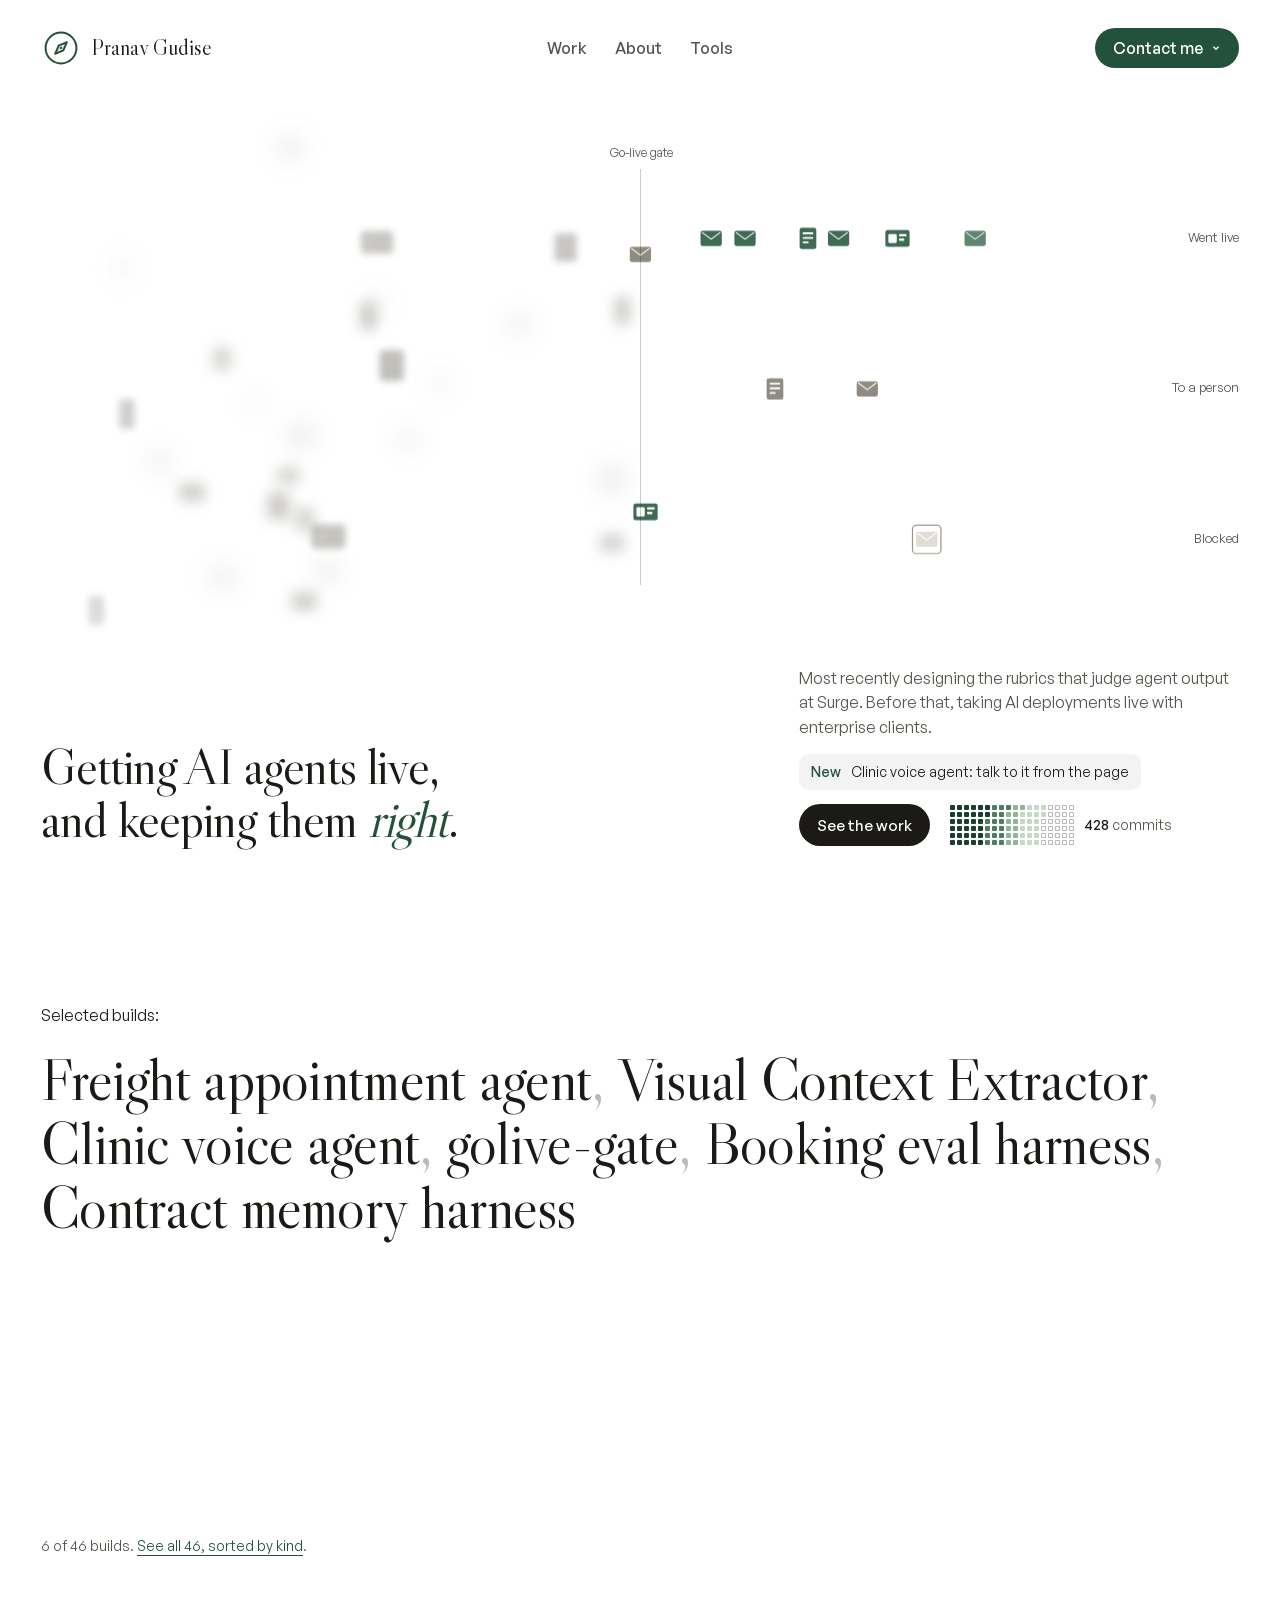
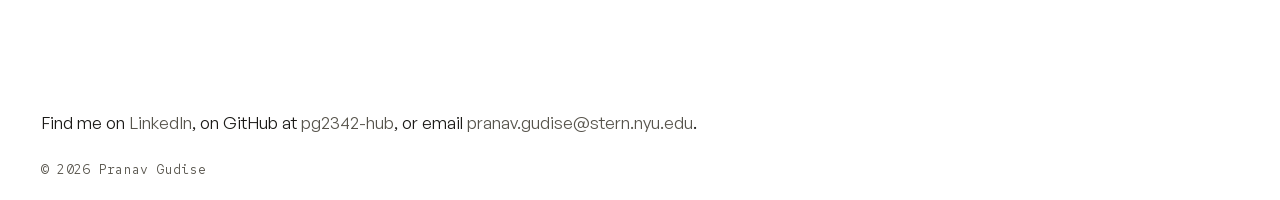
<file: index.html>
<!doctype html>
<html lang="en" class="home">
<head>
<meta charset="utf-8">
<meta name="viewport" content="width=device-width, initial-scale=1, viewport-fit=cover">
<title>Pranav Gudise: evals and go-live checks for AI agents</title>
<meta name="description" content="Small working builds for taking AI agents live with customers, most with a demo page that needs no install.">
<meta property="og:type" content="website">
<meta property="og:title" content="Pranav Gudise: evals and go-live checks for AI agents">
<meta property="og:description" content="Small working builds for taking AI agents live with customers.">
<meta property="og:image" content="https://pranavgudise.dev/share.jpg">
<meta property="og:url" content="https://pranavgudise.dev/">
<link rel="canonical" href="https://pranavgudise.dev/">
<meta name="twitter:card" content="summary_large_image">
<link rel="icon" href="favicon.svg" type="image/svg+xml">
<meta name="theme-color" content="#ffffff">
<!-- fonts -->
<link rel="preload" href="fonts/libre-caslon-display-400-latin.woff2" as="font" type="font/woff2" crossorigin>
<link rel="stylesheet" href="fonts/fonts.css">
<style>
/* General Sans, ITF Free Font License (fontshare.com): official files, unmodified, self-hosted */
@font-face { font-family: "General Sans"; src: url("fonts/general-sans-400.woff2") format("woff2"); font-weight: 400; font-style: normal; font-display: swap; }
@font-face { font-family: "General Sans"; src: url("fonts/general-sans-500.woff2") format("woff2"); font-weight: 500; font-style: normal; font-display: swap; }
@font-face { font-family: "General Sans"; src: url("fonts/general-sans-600.woff2") format("woff2"); font-weight: 600; font-style: normal; font-display: swap; }
</style>
<script>try{if(sessionStorage.getItem("sw")==="1"){document.documentElement.classList.add("sw-arrive");sessionStorage.removeItem("sw")}}catch(e){}</script>
<link rel="stylesheet" href="site.css">
<link rel="stylesheet" href="site2.css">
</head>
<body>
<a class="skip" href="#main">Skip to content</a>
<header class="top">
  <div class="wrap">
    <a class="brand" href="#top"><svg class="mark" viewBox="0 0 24 24" aria-hidden="true"><circle cx="12" cy="12" r="9.25"/><g class="mark__needle"><path class="mark__fill" d="M15.5 8.5 L 13.4 13.4 L 8.5 15.5 L 10.6 10.6 Z"/></g><circle class="mark__pin" cx="12" cy="12" r=".7"/></svg><span class="brand__name">Pranav Gudise</span></a>
    <nav class="nav" aria-label="Pages"><a href="builds/">Work</a><a href="about/">About</a><a href="tools/">Tools</a></nav>
    <div class="top__end">
    <div class="contact" id="contact-menu-wrap"><button class="pill contact__btn" type="button" aria-expanded="false" aria-controls="contact-menu">Contact me <svg viewBox="0 0 12 12" aria-hidden="true"><path d="M3 4.5 6 7.5 9 4.5"/></svg></button><div class="contact__menu" id="contact-menu"><div class="contact__list"><a href="https://www.linkedin.com/in/pranav-gudise/">LinkedIn <span>Message me</span></a><a href="pranav-gudise-cv.pdf">CV <span>PDF</span></a></div></div></div>
    </div>
  </div>
</header>
<main id="main">
  <section class="hx" id="top" aria-labelledby="hero-h">
    <div class="hx__field" aria-hidden="true">
      <canvas class="hx__l" data-depth="0"></canvas><canvas class="hx__l" data-depth="1"></canvas><canvas class="hx__l" data-depth="2"></canvas><canvas class="hx__l hx__focus" data-depth="3"></canvas>
      <div class="hx__tags"></div>
    </div>
    <div class="wrap hx__foot">
      <h1 id="hero-h">Getting AI agents live, and keeping them <em>right</em>.</h1>
      <div class="hx__side">
        <p>Most recently designing the rubrics that judge agent output at Surge. Before that, taking AI deployments live with enterprise clients.</p>
        <div class="hx__new" id="news" aria-live="polite"><span class="hx__new-k">New</span><a class="sw" href="https://pg2342-hub.github.io/clinic-voice-agent/">Clinic voice agent: talk to it from the page</a></div>
        <div class="hx__cta"><a class="pill" href="#work">See the work</a><a class="hx__commits" href="about/#cm-h" aria-label="428 commits; see them on the About page"><span class="wall wall--mini" aria-hidden="true"><i data-k="agents"></i><i data-k="agents"></i><i data-k="agents"></i><i data-k="agents"></i><i data-k="agents"></i><i data-k="agents"></i><i data-k="agents"></i><i data-k="agents"></i><i data-k="agents"></i><i data-k="agents"></i><i data-k="agents"></i><i data-k="agents"></i><i data-k="agents"></i><i data-k="agents"></i><i data-k="agents"></i><i data-k="agents"></i><i data-k="agents"></i><i data-k="agents"></i><i data-k="agents"></i><i data-k="agents"></i><i data-k="agents"></i><i data-k="agents"></i><i data-k="agents"></i><i data-k="agents"></i><i data-k="agents"></i><i data-k="agents"></i><i data-k="agents"></i><i data-k="agents"></i><i data-k="agents"></i><i data-k="agents"></i><i data-k="agents"></i><i data-k="agents"></i><i data-k="evals"></i><i data-k="evals"></i><i data-k="evals"></i><i data-k="evals"></i><i data-k="evals"></i><i data-k="evals"></i><i data-k="evals"></i><i data-k="evals"></i><i data-k="evals"></i><i data-k="evals"></i><i data-k="evals"></i><i data-k="evals"></i><i data-k="evals"></i><i data-k="evals"></i><i data-k="evals"></i><i data-k="evals"></i><i data-k="evals"></i><i data-k="go-live-gates"></i><i data-k="go-live-gates"></i><i data-k="go-live-gates"></i><i data-k="go-live-gates"></i><i data-k="go-live-gates"></i><i data-k="go-live-gates"></i><i data-k="go-live-gates"></i><i data-k="go-live-gates"></i><i data-k="go-live-gates"></i><i data-k="go-live-gates"></i><i data-k="go-live-gates"></i><i data-k="go-live-gates"></i><i data-k="rollout-readiness"></i><i data-k="rollout-readiness"></i><i data-k="rollout-readiness"></i><i data-k="rollout-readiness"></i><i data-k="rollout-readiness"></i><i data-k="rollout-readiness"></i><i data-k="rollout-readiness"></i><i data-k="rollout-readiness"></i><i data-k="rollout-readiness"></i><i data-k="rollout-readiness"></i><i data-k="rollout-readiness"></i><i data-k="rollout-readiness"></i><i data-k="rollout-readiness"></i><i data-k="rollout-readiness"></i><i data-k="rollout-readiness"></i><i data-k="rollout-readiness"></i><i data-k="rollout-readiness"></i><i data-k="rollout-readiness"></i><i data-k="rollout-readiness"></i><i data-k="other"></i><i data-k="other"></i><i data-k="other"></i><i data-k="other"></i><i data-k="other"></i><i data-k="other"></i><i data-k="other"></i><i data-k="other"></i><i data-k="other"></i><i data-k="other"></i><i data-k="other"></i><i data-k="other"></i><i data-k="other"></i><i data-k="other"></i><i data-k="other"></i><i data-k="other"></i><i data-k="other"></i><i data-k="other"></i><i data-k="other"></i><i data-k="other"></i><i data-k="other"></i><i data-k="other"></i><i data-k="other"></i><i data-k="other"></i><i data-k="other"></i><i data-k="other"></i><i data-k="other"></i><i data-k="other"></i></span><span><b data-commits="total">428</b> commits</span></a></div>
      </div>
    </div>
  </section>

  <section class="panel idx idx--home" id="work" aria-labelledby="idx-h" data-all="builds/" data-reveal="hover">
    <div class="wrap panel__in">
      <h2 class="idx__lbl" id="idx-h">Selected builds:</h2>
      <ul class="idx__names"></ul>
      <a class="card" href="#" aria-hidden="true" tabindex="-1">
        <span class="card__body">
          <span class="card__row"><b></b><span class="card__kind"></span></span>
          <span class="card__res"></span>
          <span class="card__desc"></span>
        </span>
        <span class="card__shot"></span>
      </a>
      <p class="idx__more"></p>
      <div class="panel__foot">
        <p class="findme">Find me on <a href="https://www.linkedin.com/in/pranav-gudise/">LinkedIn</a>, on GitHub at <a href="https://github.com/pg2342-hub">pg2342-hub</a>, or email <a href="mailto:pranav.gudise@stern.nyu.edu">pranav.gudise@stern.nyu.edu</a>.</p>
        <div class="foot"><span class="foot__c">&copy; 2026 Pranav Gudise</span><a class="fm" id="fm" href="https://www.last.fm/" hidden><span class="fm__art"><svg viewBox="0 0 32 32" aria-hidden="true"><circle cx="16" cy="16" r="15" fill="#1b1a17"/><circle cx="16" cy="16" r="10.5" fill="none" stroke="#3a3833" stroke-width=".8"/><circle cx="16" cy="16" r="7" fill="none" stroke="#3a3833" stroke-width=".8"/><circle cx="16" cy="16" r="4.2" fill="#dce6dc"/><circle cx="16" cy="16" r="1" fill="#1b1a17"/></svg></span><span class="fm__txt"><b></b><span></span></span></a></div>
      </div>
    </div>
  </section>
</main>
<script src="work/index.js"></script>
<script src="site.js" defer></script>
<script src="hero.js" defer></script>
</body>
</html>
</file>
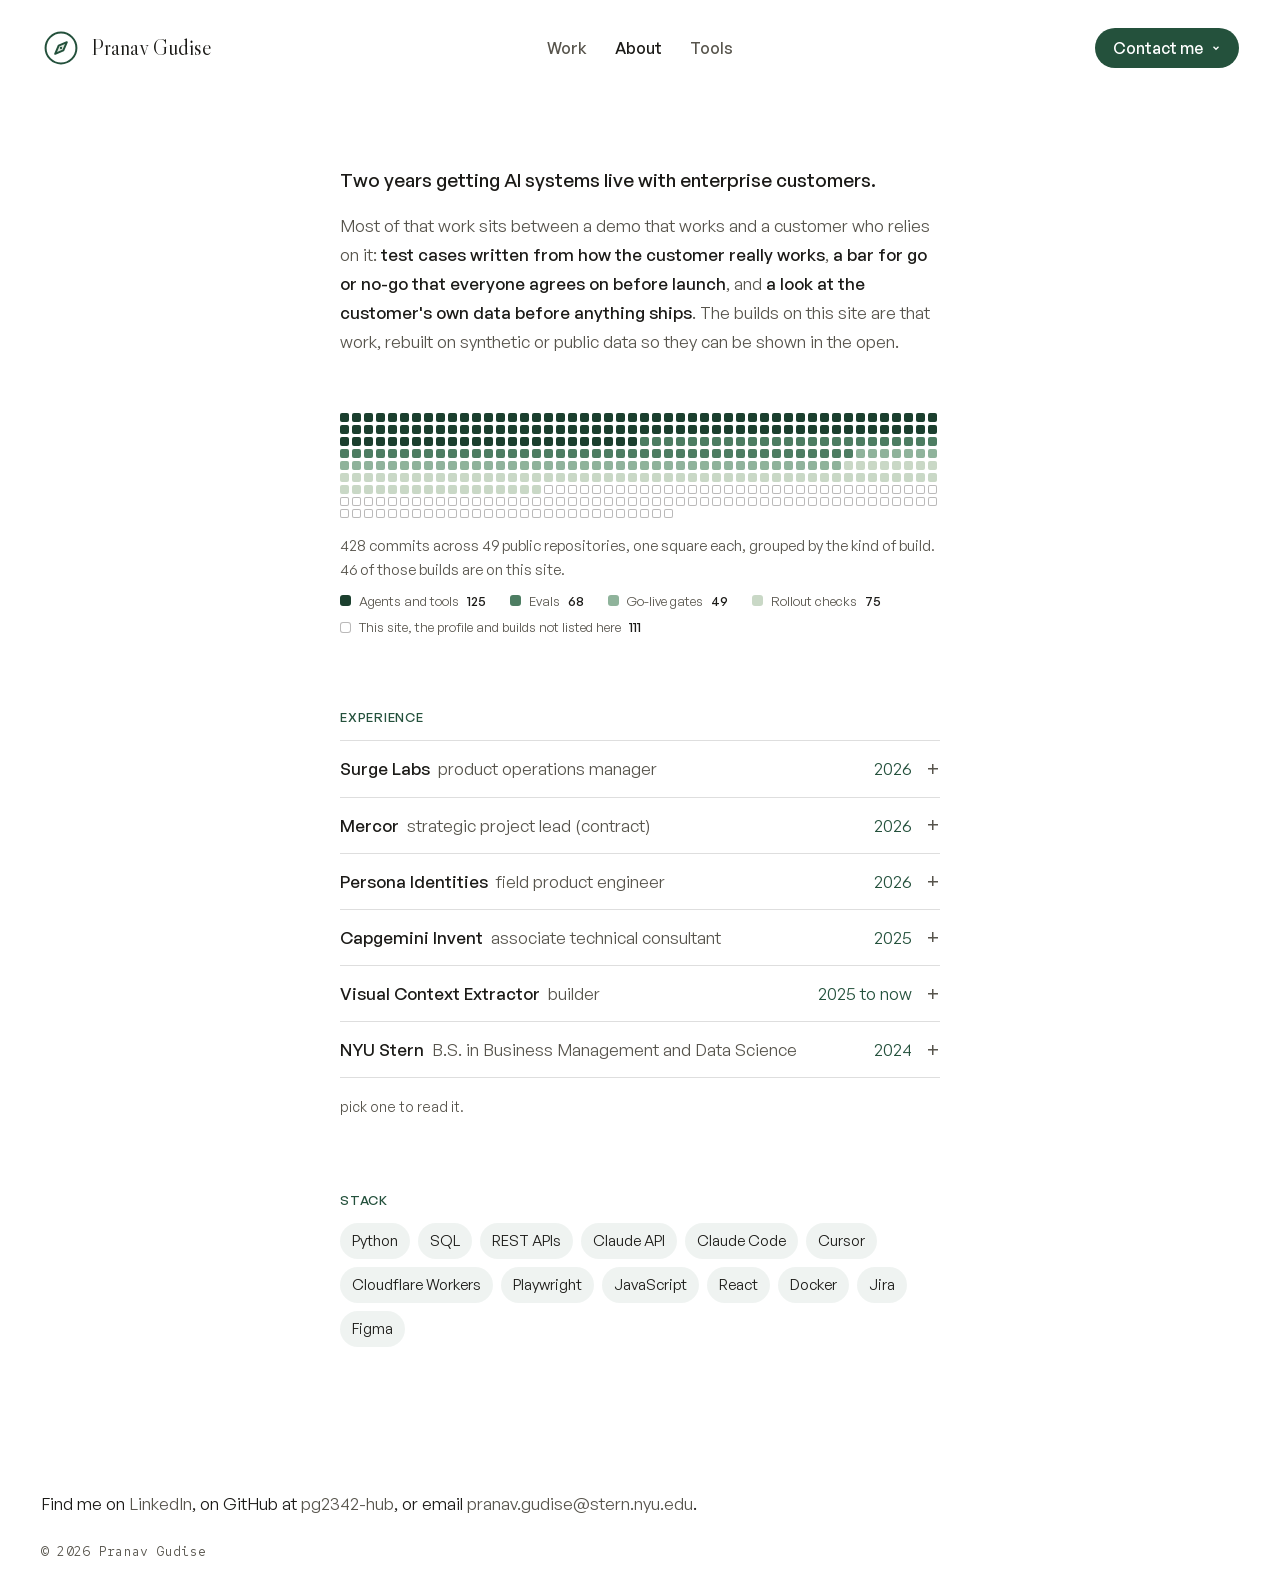
<file: about/index.html>
<!doctype html>
<html lang="en">

<head>
<meta charset="utf-8">
<meta name="viewport" content="width=device-width, initial-scale=1, viewport-fit=cover">
<title>About Pranav Gudise</title>
<meta name="description" content="Pranav Gudise gets AI agents live with enterprise customers: evals, go-live gates and rollout checks.">
<link rel="canonical" href="https://pranavgudise.dev/about/">
<link rel="icon" href="../favicon.svg" type="image/svg+xml">
<meta name="theme-color" content="#ffffff">
<!-- fonts -->
<link rel="preload" href="../fonts/libre-caslon-display-400-latin.woff2" as="font" type="font/woff2" crossorigin>
<link rel="stylesheet" href="../fonts/fonts.css">
<style>
/* General Sans, ITF Free Font License (fontshare.com): official files, unmodified, self-hosted */
@font-face { font-family: "General Sans"; src: url("../fonts/general-sans-400.woff2") format("woff2"); font-weight: 400; font-style: normal; font-display: swap; }
@font-face { font-family: "General Sans"; src: url("../fonts/general-sans-500.woff2") format("woff2"); font-weight: 500; font-style: normal; font-display: swap; }
@font-face { font-family: "General Sans"; src: url("../fonts/general-sans-600.woff2") format("woff2"); font-weight: 600; font-style: normal; font-display: swap; }
</style>
<script>try{if(sessionStorage.getItem("sw")==="1"){document.documentElement.classList.add("sw-arrive");sessionStorage.removeItem("sw")}}catch(e){}</script>
<link rel="stylesheet" href="../site.css">
<link rel="stylesheet" href="../site2.css">

</head>
<body>
<a class="skip" href="#main">Skip to content</a>
<header class="top">
  <div class="wrap">
    <a class="brand" href="../"><svg class="mark" viewBox="0 0 24 24" aria-hidden="true"><circle cx="12" cy="12" r="9.25"/><g class="mark__needle"><path class="mark__fill" d="M15.5 8.5 L 13.4 13.4 L 8.5 15.5 L 10.6 10.6 Z"/></g><circle class="mark__pin" cx="12" cy="12" r=".7"/></svg><span class="brand__name">Pranav Gudise</span></a>
    <nav class="nav" aria-label="Pages"><a href="../builds/">Work</a><a href="../about/" aria-current="page">About</a><a href="../tools/">Tools</a></nav>
    <div class="top__end">
    <div class="contact" id="contact-menu-wrap"><button class="pill contact__btn" type="button" aria-expanded="false" aria-controls="contact-menu">Contact me <svg viewBox="0 0 12 12" aria-hidden="true"><path d="M3 4.5 6 7.5 9 4.5"/></svg></button><div class="contact__menu" id="contact-menu"><div class="contact__list"><a href="https://www.linkedin.com/in/pranav-gudise/">LinkedIn <span>Message me</span></a><a href="../pranav-gudise-cv.pdf">CV <span>PDF</span></a></div></div></div>
    </div>
  </div>
</header>
<main id="main">
  <section class="ab2">
    <div class="ab2__col">
      <h1 class="ab2__h">Two years getting AI systems live with enterprise customers.</h1>
      <p class="ab2__p">Most of that work sits between a demo that works and a customer who relies on it: <b>test cases written from how the customer really works</b>, <b>a bar for go or no-go that everyone agrees on before launch</b>, and <b>a look at the customer's own data before anything ships</b>. <span>The builds on this site are that work, rebuilt on synthetic or public data so they can be shown in the open.</span></p>

      <div class="ab2__wall">
        <div class="wall" role="img" aria-label="428 commits: Agents and tools 125, Evals 68, Go-live gates 49, Rollout checks 75, This site, the profile and builds not listed here 111."><i data-k="agents" title="Visual Context Extractor"></i><i data-k="agents" title="Visual Context Extractor"></i><i data-k="agents" title="Visual Context Extractor"></i><i data-k="agents" title="Visual Context Extractor"></i><i data-k="agents" title="Visual Context Extractor"></i><i data-k="agents" title="Visual Context Extractor"></i><i data-k="agents" title="Visual Context Extractor"></i><i data-k="agents" title="Visual Context Extractor"></i><i data-k="agents" title="Visual Context Extractor"></i><i data-k="agents" title="Visual Context Extractor"></i><i data-k="agents" title="Visual Context Extractor"></i><i data-k="agents" title="Visual Context Extractor"></i><i data-k="agents" title="Visual Context Extractor"></i><i data-k="agents" title="Visual Context Extractor"></i><i data-k="agents" title="Visual Context Extractor"></i><i data-k="agents" title="Visual Context Extractor"></i><i data-k="agents" title="Visual Context Extractor"></i><i data-k="agents" title="Visual Context Extractor"></i><i data-k="agents" title="Visual Context Extractor"></i><i data-k="agents" title="Visual Context Extractor"></i><i data-k="agents" title="Visual Context Extractor"></i><i data-k="agents" title="Visual Context Extractor"></i><i data-k="agents" title="Visual Context Extractor"></i><i data-k="agents" title="Visual Context Extractor"></i><i data-k="agents" title="Visual Context Extractor"></i><i data-k="agents" title="Visual Context Extractor"></i><i data-k="agents" title="Visual Context Extractor"></i><i data-k="agents" title="Visual Context Extractor"></i><i data-k="agents" title="Visual Context Extractor"></i><i data-k="agents" title="Visual Context Extractor"></i><i data-k="agents" title="Visual Context Extractor"></i><i data-k="agents" title="Freight appointment agent"></i><i data-k="agents" title="Freight appointment agent"></i><i data-k="agents" title="Freight appointment agent"></i><i data-k="agents" title="Freight appointment agent"></i><i data-k="agents" title="Freight appointment agent"></i><i data-k="agents" title="Freight appointment agent"></i><i data-k="agents" title="Freight appointment agent"></i><i data-k="agents" title="Freight appointment agent"></i><i data-k="agents" title="Freight appointment agent"></i><i data-k="agents" title="Freight appointment agent"></i><i data-k="agents" title="Freight appointment agent"></i><i data-k="agents" title="Freight appointment agent"></i><i data-k="agents" title="Freight appointment agent"></i><i data-k="agents" title="Freight appointment agent"></i><i data-k="agents" title="Freight appointment agent"></i><i data-k="agents" title="Freight appointment agent"></i><i data-k="agents" title="Freight appointment agent"></i><i data-k="agents" title="Freight appointment agent"></i><i data-k="agents" title="Freight appointment agent"></i><i data-k="agents" title="Clinic voice agent"></i><i data-k="agents" title="Clinic voice agent"></i><i data-k="agents" title="Clinic voice agent"></i><i data-k="agents" title="Clinic voice agent"></i><i data-k="agents" title="Clinic voice agent"></i><i data-k="agents" title="Clinic voice agent"></i><i data-k="agents" title="Clinic voice agent"></i><i data-k="agents" title="Clinic voice agent"></i><i data-k="agents" title="Clinic voice agent"></i><i data-k="agents" title="Clinic voice agent"></i><i data-k="agents" title="Clinic voice agent"></i><i data-k="agents" title="Clinic voice agent"></i><i data-k="agents" title="Clinic voice agent"></i><i data-k="agents" title="Clinic voice agent"></i><i data-k="agents" title="Clinic voice agent"></i><i data-k="agents" title="Clinic voice agent"></i><i data-k="agents" title="Watchlist hit reviewer"></i><i data-k="agents" title="Watchlist hit reviewer"></i><i data-k="agents" title="Watchlist hit reviewer"></i><i data-k="agents" title="Watchlist hit reviewer"></i><i data-k="agents" title="Watchlist hit reviewer"></i><i data-k="agents" title="Watchlist hit reviewer"></i><i data-k="agents" title="Watchlist hit reviewer"></i><i data-k="agents" title="Watchlist hit reviewer"></i><i data-k="agents" title="Watchlist hit reviewer"></i><i data-k="agents" title="Watchlist hit reviewer"></i><i data-k="agents" title="Watchlist hit reviewer"></i><i data-k="agents" title="Watchlist hit reviewer"></i><i data-k="agents" title="Watchlist hit reviewer"></i><i data-k="agents" title="Order intake agent"></i><i data-k="agents" title="Order intake agent"></i><i data-k="agents" title="Order intake agent"></i><i data-k="agents" title="Order intake agent"></i><i data-k="agents" title="Order intake agent"></i><i data-k="agents" title="Order intake agent"></i><i data-k="agents" title="Order intake agent"></i><i data-k="agents" title="Order intake agent"></i><i data-k="agents" title="Order intake agent"></i><i data-k="agents" title="Order intake agent"></i><i data-k="agents" title="Order intake agent"></i><i data-k="agents" title="Order intake agent"></i><i data-k="agents" title="Page change agent"></i><i data-k="agents" title="Page change agent"></i><i data-k="agents" title="Page change agent"></i><i data-k="agents" title="Page change agent"></i><i data-k="agents" title="Page change agent"></i><i data-k="agents" title="Page change agent"></i><i data-k="agents" title="Page change agent"></i><i data-k="agents" title="Page change agent"></i><i data-k="agents" title="Page change agent"></i><i data-k="agents" title="Page change agent"></i><i data-k="agents" title="Page change agent"></i><i data-k="agents" title="Lease issues list"></i><i data-k="agents" title="Lease issues list"></i><i data-k="agents" title="Lease issues list"></i><i data-k="agents" title="Lease issues list"></i><i data-k="agents" title="Lease issues list"></i><i data-k="agents" title="Lease issues list"></i><i data-k="agents" title="Lease issues list"></i><i data-k="agents" title="Lease issues list"></i><i data-k="agents" title="Lease issues list"></i><i data-k="agents" title="Lease issues list"></i><i data-k="agents" title="Lease issues list"></i><i data-k="agents" title="Prompt to quote"></i><i data-k="agents" title="Prompt to quote"></i><i data-k="agents" title="Prompt to quote"></i><i data-k="agents" title="Prompt to quote"></i><i data-k="agents" title="Prompt to quote"></i><i data-k="agents" title="Prompt to quote"></i><i data-k="agents" title="Text reorder agent"></i><i data-k="agents" title="Text reorder agent"></i><i data-k="agents" title="Text reorder agent"></i><i data-k="agents" title="Text reorder agent"></i><i data-k="agents" title="Text reorder agent"></i><i data-k="agents" title="Intake to PO agent"></i><i data-k="evals" title="Complaint signal detector"></i><i data-k="evals" title="Complaint signal detector"></i><i data-k="evals" title="Complaint signal detector"></i><i data-k="evals" title="Complaint signal detector"></i><i data-k="evals" title="Complaint signal detector"></i><i data-k="evals" title="Complaint signal detector"></i><i data-k="evals" title="Complaint signal detector"></i><i data-k="evals" title="Complaint signal detector"></i><i data-k="evals" title="Complaint signal detector"></i><i data-k="evals" title="Complaint signal detector"></i><i data-k="evals" title="Complaint signal detector"></i><i data-k="evals" title="Complaint signal detector"></i><i data-k="evals" title="Complaint signal detector"></i><i data-k="evals" title="Complaint signal detector"></i><i data-k="evals" title="Complaint signal detector"></i><i data-k="evals" title="Notice simulator"></i><i data-k="evals" title="Notice simulator"></i><i data-k="evals" title="Notice simulator"></i><i data-k="evals" title="Notice simulator"></i><i data-k="evals" title="Notice simulator"></i><i data-k="evals" title="Notice simulator"></i><i data-k="evals" title="Notice simulator"></i><i data-k="evals" title="Notice simulator"></i><i data-k="evals" title="Notice simulator"></i><i data-k="evals" title="Attack path readout"></i><i data-k="evals" title="Attack path readout"></i><i data-k="evals" title="Attack path readout"></i><i data-k="evals" title="Attack path readout"></i><i data-k="evals" title="Attack path readout"></i><i data-k="evals" title="Attack path readout"></i><i data-k="evals" title="Attack path readout"></i><i data-k="evals" title="Attack path readout"></i><i data-k="evals" title="Voice agent bake-off"></i><i data-k="evals" title="Voice agent bake-off"></i><i data-k="evals" title="Voice agent bake-off"></i><i data-k="evals" title="Voice agent bake-off"></i><i data-k="evals" title="Voice agent bake-off"></i><i data-k="evals" title="Voice agent bake-off"></i><i data-k="evals" title="Contract memory harness"></i><i data-k="evals" title="Contract memory harness"></i><i data-k="evals" title="Contract memory harness"></i><i data-k="evals" title="Contract memory harness"></i><i data-k="evals" title="Contract memory harness"></i><i data-k="evals" title="Contract memory harness"></i><i data-k="evals" title="Agent cold-start study"></i><i data-k="evals" title="Agent cold-start study"></i><i data-k="evals" title="Agent cold-start study"></i><i data-k="evals" title="Agent cold-start study"></i><i data-k="evals" title="Agent cold-start study"></i><i data-k="evals" title="Ticket routing eval"></i><i data-k="evals" title="Ticket routing eval"></i><i data-k="evals" title="Ticket routing eval"></i><i data-k="evals" title="Ticket routing eval"></i><i data-k="evals" title="Ticket routing eval"></i><i data-k="evals" title="Appointment agent eval"></i><i data-k="evals" title="Appointment agent eval"></i><i data-k="evals" title="Appointment agent eval"></i><i data-k="evals" title="Appointment agent eval"></i><i data-k="evals" title="Appointment agent eval"></i><i data-k="evals" title="Booking eval harness"></i><i data-k="evals" title="Booking eval harness"></i><i data-k="evals" title="Booking eval harness"></i><i data-k="evals" title="Booking eval harness"></i><i data-k="evals" title="Booking eval harness"></i><i data-k="evals" title="Home sale file pre-review"></i><i data-k="evals" title="Home sale file pre-review"></i><i data-k="evals" title="Sales coach moment test"></i><i data-k="evals" title="Sales coach moment test"></i><i data-k="go-live-gates" title="golive-gate"></i><i data-k="go-live-gates" title="golive-gate"></i><i data-k="go-live-gates" title="golive-gate"></i><i data-k="go-live-gates" title="golive-gate"></i><i data-k="go-live-gates" title="golive-gate"></i><i data-k="go-live-gates" title="golive-gate"></i><i data-k="go-live-gates" title="golive-gate"></i><i data-k="go-live-gates" title="golive-gate"></i><i data-k="go-live-gates" title="golive-gate"></i><i data-k="go-live-gates" title="golive-gate"></i><i data-k="go-live-gates" title="golive-gate"></i><i data-k="go-live-gates" title="golive-gate"></i><i data-k="go-live-gates" title="golive-gate"></i><i data-k="go-live-gates" title="golive-gate"></i><i data-k="go-live-gates" title="golive-gate"></i><i data-k="go-live-gates" title="golive-gate"></i><i data-k="go-live-gates" title="Sourced memo gate"></i><i data-k="go-live-gates" title="Sourced memo gate"></i><i data-k="go-live-gates" title="Sourced memo gate"></i><i data-k="go-live-gates" title="Sourced memo gate"></i><i data-k="go-live-gates" title="Sourced memo gate"></i><i data-k="go-live-gates" title="Sourced memo gate"></i><i data-k="go-live-gates" title="Sourced memo gate"></i><i data-k="go-live-gates" title="Sourced memo gate"></i><i data-k="go-live-gates" title="Sourced memo gate"></i><i data-k="go-live-gates" title="Sourced memo gate"></i><i data-k="go-live-gates" title="Sourced memo gate"></i><i data-k="go-live-gates" title="Sourced memo gate"></i><i data-k="go-live-gates" title="Sourced memo gate"></i><i data-k="go-live-gates" title="Sourced memo gate"></i><i data-k="go-live-gates" title="Sourced memo gate"></i><i data-k="go-live-gates" title="Outbound auto-send gate"></i><i data-k="go-live-gates" title="Outbound auto-send gate"></i><i data-k="go-live-gates" title="Outbound auto-send gate"></i><i data-k="go-live-gates" title="Outbound auto-send gate"></i><i data-k="go-live-gates" title="Outbound auto-send gate"></i><i data-k="go-live-gates" title="Outbound auto-send gate"></i><i data-k="go-live-gates" title="Outbound auto-send gate"></i><i data-k="go-live-gates" title="Outbound auto-send gate"></i><i data-k="go-live-gates" title="Outbound auto-send gate"></i><i data-k="go-live-gates" title="Outbound auto-send gate"></i><i data-k="go-live-gates" title="Front desk call gate"></i><i data-k="go-live-gates" title="Front desk call gate"></i><i data-k="go-live-gates" title="Front desk call gate"></i><i data-k="go-live-gates" title="Front desk call gate"></i><i data-k="go-live-gates" title="Front desk call gate"></i><i data-k="go-live-gates" title="Front desk call gate"></i><i data-k="go-live-gates" title="Front desk call gate"></i><i data-k="go-live-gates" title="Front desk call gate"></i><i data-k="rollout-readiness" title="Robot cabling gate"></i><i data-k="rollout-readiness" title="Robot cabling gate"></i><i data-k="rollout-readiness" title="Robot cabling gate"></i><i data-k="rollout-readiness" title="Robot cabling gate"></i><i data-k="rollout-readiness" title="Robot cabling gate"></i><i data-k="rollout-readiness" title="Robot cabling gate"></i><i data-k="rollout-readiness" title="Robot cabling gate"></i><i data-k="rollout-readiness" title="Robot cabling gate"></i><i data-k="rollout-readiness" title="Robot cabling gate"></i><i data-k="rollout-readiness" title="Robot cabling gate"></i><i data-k="rollout-readiness" title="Migration cutover gate"></i><i data-k="rollout-readiness" title="Migration cutover gate"></i><i data-k="rollout-readiness" title="Migration cutover gate"></i><i data-k="rollout-readiness" title="Migration cutover gate"></i><i data-k="rollout-readiness" title="Migration cutover gate"></i><i data-k="rollout-readiness" title="Migration cutover gate"></i><i data-k="rollout-readiness" title="Migration cutover gate"></i><i data-k="rollout-readiness" title="Migration cutover gate"></i><i data-k="rollout-readiness" title="Migration cutover gate"></i><i data-k="rollout-readiness" title="Partner deliverable QA"></i><i data-k="rollout-readiness" title="Partner deliverable QA"></i><i data-k="rollout-readiness" title="Partner deliverable QA"></i><i data-k="rollout-readiness" title="Partner deliverable QA"></i><i data-k="rollout-readiness" title="Partner deliverable QA"></i><i data-k="rollout-readiness" title="Partner deliverable QA"></i><i data-k="rollout-readiness" title="Carrier sourcing scorecard"></i><i data-k="rollout-readiness" title="Carrier sourcing scorecard"></i><i data-k="rollout-readiness" title="Carrier sourcing scorecard"></i><i data-k="rollout-readiness" title="Carrier sourcing scorecard"></i><i data-k="rollout-readiness" title="Carrier sourcing scorecard"></i><i data-k="rollout-readiness" title="Carrier sourcing scorecard"></i><i data-k="rollout-readiness" title="Go-live readiness check"></i><i data-k="rollout-readiness" title="Go-live readiness check"></i><i data-k="rollout-readiness" title="Go-live readiness check"></i><i data-k="rollout-readiness" title="Go-live readiness check"></i><i data-k="rollout-readiness" title="Go-live readiness check"></i><i data-k="rollout-readiness" title="Go-live readiness check"></i><i data-k="rollout-readiness" title="Contract obligation tracker"></i><i data-k="rollout-readiness" title="Contract obligation tracker"></i><i data-k="rollout-readiness" title="Contract obligation tracker"></i><i data-k="rollout-readiness" title="Contract obligation tracker"></i><i data-k="rollout-readiness" title="Contract obligation tracker"></i><i data-k="rollout-readiness" title="Interview stall monitor"></i><i data-k="rollout-readiness" title="Interview stall monitor"></i><i data-k="rollout-readiness" title="Interview stall monitor"></i><i data-k="rollout-readiness" title="Interview stall monitor"></i><i data-k="rollout-readiness" title="Interview stall monitor"></i><i data-k="rollout-readiness" title="Capital account tie-out"></i><i data-k="rollout-readiness" title="Capital account tie-out"></i><i data-k="rollout-readiness" title="Capital account tie-out"></i><i data-k="rollout-readiness" title="Capital account tie-out"></i><i data-k="rollout-readiness" title="Capital account tie-out"></i><i data-k="rollout-readiness" title="Margin bridge tie-out"></i><i data-k="rollout-readiness" title="Margin bridge tie-out"></i><i data-k="rollout-readiness" title="Margin bridge tie-out"></i><i data-k="rollout-readiness" title="Margin bridge tie-out"></i><i data-k="rollout-readiness" title="Margin bridge tie-out"></i><i data-k="rollout-readiness" title="API integration checker"></i><i data-k="rollout-readiness" title="API integration checker"></i><i data-k="rollout-readiness" title="API integration checker"></i><i data-k="rollout-readiness" title="API integration checker"></i><i data-k="rollout-readiness" title="Sales tax return checks"></i><i data-k="rollout-readiness" title="Sales tax return checks"></i><i data-k="rollout-readiness" title="Sales tax return checks"></i><i data-k="rollout-readiness" title="Sales tax return checks"></i><i data-k="rollout-readiness" title="AP auto-forward gate"></i><i data-k="rollout-readiness" title="AP auto-forward gate"></i><i data-k="rollout-readiness" title="AP auto-forward gate"></i><i data-k="rollout-readiness" title="AP auto-forward gate"></i><i data-k="rollout-readiness" title="Carrier onboarding checks"></i><i data-k="rollout-readiness" title="Carrier onboarding checks"></i><i data-k="rollout-readiness" title="Carrier onboarding checks"></i><i data-k="rollout-readiness" title="Scenario coverage map"></i><i data-k="rollout-readiness" title="Scenario coverage map"></i><i data-k="rollout-readiness" title="Scenario coverage map"></i><i data-k="other" title="pg2342-hub.github.io"></i><i data-k="other" title="pg2342-hub.github.io"></i><i data-k="other" title="pg2342-hub.github.io"></i><i data-k="other" title="pg2342-hub.github.io"></i><i data-k="other" title="pg2342-hub.github.io"></i><i data-k="other" title="pg2342-hub.github.io"></i><i data-k="other" title="pg2342-hub.github.io"></i><i data-k="other" title="pg2342-hub.github.io"></i><i data-k="other" title="pg2342-hub.github.io"></i><i data-k="other" title="pg2342-hub.github.io"></i><i data-k="other" title="pg2342-hub.github.io"></i><i data-k="other" title="pg2342-hub.github.io"></i><i data-k="other" title="pg2342-hub.github.io"></i><i data-k="other" title="pg2342-hub.github.io"></i><i data-k="other" title="pg2342-hub.github.io"></i><i data-k="other" title="pg2342-hub.github.io"></i><i data-k="other" title="pg2342-hub.github.io"></i><i data-k="other" title="pg2342-hub.github.io"></i><i data-k="other" title="pg2342-hub.github.io"></i><i data-k="other" title="pg2342-hub.github.io"></i><i data-k="other" title="pg2342-hub.github.io"></i><i data-k="other" title="pg2342-hub.github.io"></i><i data-k="other" title="pg2342-hub.github.io"></i><i data-k="other" title="pg2342-hub.github.io"></i><i data-k="other" title="pg2342-hub.github.io"></i><i data-k="other" title="pg2342-hub.github.io"></i><i data-k="other" title="pg2342-hub.github.io"></i><i data-k="other" title="pg2342-hub.github.io"></i><i data-k="other" title="pg2342-hub.github.io"></i><i data-k="other" title="pg2342-hub.github.io"></i><i data-k="other" title="pg2342-hub.github.io"></i><i data-k="other" title="pg2342-hub.github.io"></i><i data-k="other" title="pg2342-hub.github.io"></i><i data-k="other" title="pg2342-hub.github.io"></i><i data-k="other" title="pg2342-hub.github.io"></i><i data-k="other" title="pg2342-hub.github.io"></i><i data-k="other" title="pg2342-hub"></i><i data-k="other" title="pg2342-hub"></i><i data-k="other" title="pg2342-hub"></i><i data-k="other" title="pg2342-hub"></i><i data-k="other" title="pg2342-hub"></i><i data-k="other" title="pg2342-hub"></i><i data-k="other" title="pg2342-hub"></i><i data-k="other" title="pg2342-hub"></i><i data-k="other" title="pg2342-hub"></i><i data-k="other" title="pg2342-hub"></i><i data-k="other" title="pg2342-hub"></i><i data-k="other" title="pg2342-hub"></i><i data-k="other" title="pg2342-hub"></i><i data-k="other" title="pg2342-hub"></i><i data-k="other" title="pg2342-hub"></i><i data-k="other" title="pg2342-hub"></i><i data-k="other" title="pg2342-hub"></i><i data-k="other" title="pg2342-hub"></i><i data-k="other" title="pg2342-hub"></i><i data-k="other" title="pg2342-hub"></i><i data-k="other" title="pg2342-hub"></i><i data-k="other" title="pg2342-hub"></i><i data-k="other" title="pg2342-hub"></i><i data-k="other" title="pg2342-hub"></i><i data-k="other" title="pg2342-hub"></i><i data-k="other" title="pg2342-hub"></i><i data-k="other" title="pg2342-hub"></i><i data-k="other" title="pg2342-hub"></i><i data-k="other" title="pg2342-hub"></i><i data-k="other" title="pg2342-hub"></i><i data-k="other" title="pg2342-hub"></i><i data-k="other" title="pg2342-hub"></i><i data-k="other" title="pg2342-hub"></i><i data-k="other" title="pg2342-hub"></i><i data-k="other" title="prebill-chart-check"></i><i data-k="other" title="prebill-chart-check"></i><i data-k="other" title="prebill-chart-check"></i><i data-k="other" title="prebill-chart-check"></i><i data-k="other" title="prebill-chart-check"></i><i data-k="other" title="prebill-chart-check"></i><i data-k="other" title="prebill-chart-check"></i><i data-k="other" title="prebill-chart-check"></i><i data-k="other" title="prebill-chart-check"></i><i data-k="other" title="prebill-chart-check"></i><i data-k="other" title="prebill-chart-check"></i><i data-k="other" title="evidence-tracer"></i><i data-k="other" title="evidence-tracer"></i><i data-k="other" title="evidence-tracer"></i><i data-k="other" title="evidence-tracer"></i><i data-k="other" title="evidence-tracer"></i><i data-k="other" title="evidence-tracer"></i><i data-k="other" title="evidence-tracer"></i><i data-k="other" title="evidence-tracer"></i><i data-k="other" title="evidence-tracer"></i><i data-k="other" title="routing-account-review"></i><i data-k="other" title="routing-account-review"></i><i data-k="other" title="routing-account-review"></i><i data-k="other" title="routing-account-review"></i><i data-k="other" title="routing-account-review"></i><i data-k="other" title="routing-account-review"></i><i data-k="other" title="routing-account-review"></i><i data-k="other" title="practice-golive-kit"></i><i data-k="other" title="practice-golive-kit"></i><i data-k="other" title="practice-golive-kit"></i><i data-k="other" title="practice-golive-kit"></i><i data-k="other" title="restaurant-onboarding-monitor"></i><i data-k="other" title="restaurant-onboarding-monitor"></i><i data-k="other" title="restaurant-onboarding-monitor"></i><i data-k="other" title="vapi-to-phonic"></i><i data-k="other" title="vapi-to-phonic"></i><i data-k="other" title="vapi-to-phonic"></i><i data-k="other" title="service-desk-gap-finder"></i><i data-k="other" title="service-desk-gap-finder"></i><i data-k="other" title="variance-commentary-gate"></i><i data-k="other" title="variance-commentary-gate"></i></div>
        <p class="ab2__cap"><span data-commits="total">428</span> commits across <span data-commits="repos">49</span> public repositories, one square each, grouped by the kind of build. <span data-count="total">39</span> of those builds are on this site.</p>
        <p class="wall__key mono"><span><i data-k="agents"></i>Agents and tools <b data-commits-kind="agents">125</b></span><span><i data-k="evals"></i>Evals <b data-commits-kind="evals">68</b></span><span><i data-k="go-live-gates"></i>Go-live gates <b data-commits-kind="go-live-gates">49</b></span><span><i data-k="rollout-readiness"></i>Rollout checks <b data-commits-kind="rollout-readiness">75</b></span><span><i data-k="other"></i>This site, the profile and builds not listed here <b data-commits-kind="other">111</b></span></p>
      </div>

      <div class="ab2__sec">
        <h2 class="ab2__lbl">experience</h2>
        <ul class="xp">
          <li class="xp__i"><button class="xp__b" type="button" aria-expanded="false" aria-controls="xp-0"><b>Surge Labs</b> <span class="xp__r">product operations manager</span><span class="xp__y">2026</span></button><div class="xp__d" id="xp-0" role="region" aria-label="Surge Labs"><p><b>Designed the rubrics and rating frameworks that decide what good model output looks like</b>: a <em>three-tier</em> annotator qualification and <em>five-part</em> QA rubric for a finance agent project, and <em>five</em> rating axes with a <em>seven-point</em> side-by-side scale for a productivity assistant evaluation. Turned the setup into playbooks reused across programs.</p></div></li>
          <li class="xp__i"><button class="xp__b" type="button" aria-expanded="false" aria-controls="xp-1"><b>Mercor</b> <span class="xp__r">strategic project lead (contract)</span><span class="xp__y">2026</span></button><div class="xp__d" id="xp-1" role="region" aria-label="Mercor"><p><b>Ran an evaluation workstream for a coding-agent client from kickoff to launch</b> as the main point of contact, writing the spec and the final report. Analyzed <em>more than 1,200</em> attempt comparisons across repeated runs and models to find where the agents failed most, and built the QC pipelines and dashboards that tracked it.</p></div></li>
          <li class="xp__i"><button class="xp__b" type="button" aria-expanded="false" aria-controls="xp-2"><b>Persona Identities</b> <span class="xp__r">field product engineer</span><span class="xp__y">2026</span></button><div class="xp__d" id="xp-2" role="region" aria-label="Persona Identities"><p>Mapped a financial services client's KYC and AML workflows end to end, <b>found an undocumented escalation step, and fixed it</b> with Python and workflow configuration so the go-live stayed on schedule. Built and debugged API integrations for enterprise clients, and turned recurring implementation failures into product requirements.</p></div></li>
          <li class="xp__i"><button class="xp__b" type="button" aria-expanded="false" aria-controls="xp-3"><b>Capgemini Invent</b> <span class="xp__r">associate technical consultant</span><span class="xp__y">2025</span></button><div class="xp__d" id="xp-3" role="region" aria-label="Capgemini Invent"><p><b>Rolled out an AI orchestration layer for pharma and financial services clients</b>, connecting Copilot, Agentforce, AWS, Azure and internal tools through REST APIs. Launched read-only first, with the pilot live in <em>10 weeks</em> against a <em>12-week</em> plan.</p></div></li>
          <li class="xp__i"><button class="xp__b" type="button" aria-expanded="false" aria-controls="xp-4"><b>Visual Context Extractor</b> <span class="xp__r">builder</span><span class="xp__y">2025 to now</span></button><div class="xp__d" id="xp-4" role="region" aria-label="Visual Context Extractor"><p>A tool that turns client screenshots, architecture diagrams and code into structured, source-cited findings, built on the Claude API. <b>Grew to <em>more than 50</em> active users and cut manual post-processing by <em>about 60%</em></b>, by reading production failures and fixing prompts and the output schema.</p></div></li>
          <li class="xp__i"><button class="xp__b" type="button" aria-expanded="false" aria-controls="xp-5"><b>NYU Stern</b> <span class="xp__r">B.S. in Business Management and Data Science</span><span class="xp__y">2024</span></button><div class="xp__d" id="xp-5" role="region" aria-label="NYU Stern"><p>Minor in Computer Science and Mathematics.</p></div></li>
        </ul>
        <p class="ab2__hint">pick one to read it.</p>
      </div>

      <div class="ab2__sec">
        <h2 class="ab2__lbl">stack</h2>
        <ul class="chips"><li>Python</li><li>SQL</li><li>REST APIs</li><li>Claude API</li><li>Claude Code</li><li>Cursor</li><li>Cloudflare Workers</li><li>Playwright</li><li>JavaScript</li><li>React</li><li>Docker</li><li>Jira</li><li>Figma</li></ul>
      </div>
    </div>
  </section>
  <section class="close" id="contact" aria-label="Contact">
    <div class="wrap">
      <p class="findme">Find me on <a href="https://www.linkedin.com/in/pranav-gudise/">LinkedIn</a>, on GitHub at <a href="https://github.com/pg2342-hub">pg2342-hub</a>, or email <a href="mailto:pranav.gudise@stern.nyu.edu">pranav.gudise@stern.nyu.edu</a>.</p>
      <div class="foot"><span class="foot__c">&copy; 2026 Pranav Gudise</span><a class="fm" id="fm" href="https://www.last.fm/" hidden><span class="fm__art"><svg viewBox="0 0 32 32" aria-hidden="true"><circle cx="16" cy="16" r="15" fill="#1b1a17"/><circle cx="16" cy="16" r="10.5" fill="none" stroke="#3a3833" stroke-width=".8"/><circle cx="16" cy="16" r="7" fill="none" stroke="#3a3833" stroke-width=".8"/><circle cx="16" cy="16" r="4.2" fill="#dce6dc"/><circle cx="16" cy="16" r="1" fill="#1b1a17"/></svg></span><span class="fm__txt"><b></b><span></span></span></a></div>
    </div>
  </section>
</main>
<script src="../work/index.js"></script>
<script src="../site.js" defer></script>
<script>
// experience: one entry open at a time, like a short accordion
document.querySelectorAll(".xp__b").forEach((b) => b.addEventListener("click", () => {
  const open = b.getAttribute("aria-expanded") !== "true";
  document.querySelectorAll(".xp__b").forEach((x) => x.setAttribute("aria-expanded", "false"));
  b.setAttribute("aria-expanded", String(open));
}));
</script>
</body>
</html>
</file>
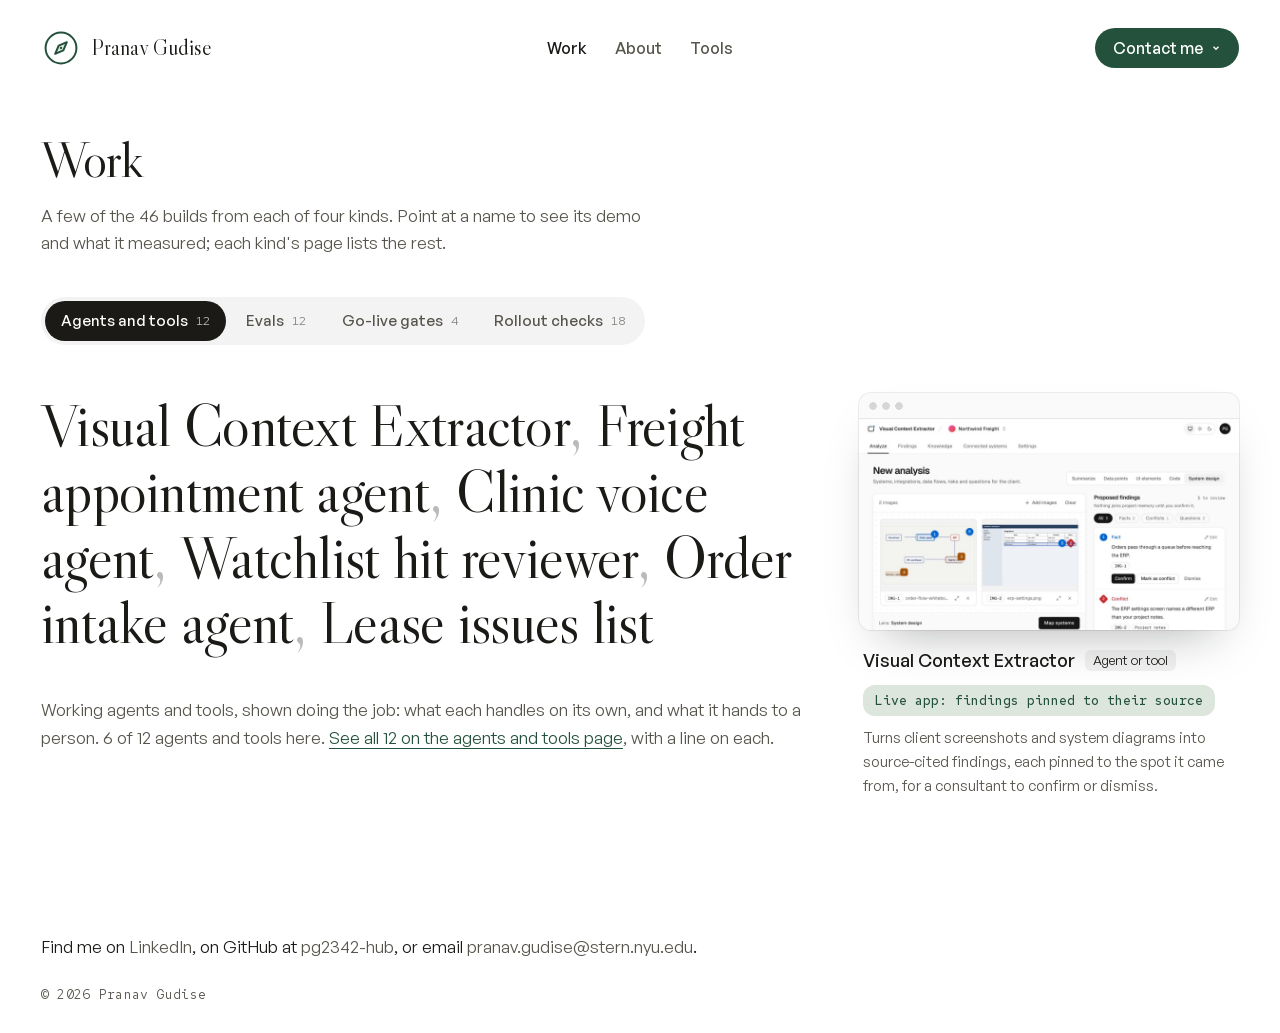
<file: builds/index.html>
<!doctype html>
<html lang="en">

<head>
<meta charset="utf-8">
<meta name="viewport" content="width=device-width, initial-scale=1, viewport-fit=cover">
<title>Work by Pranav Gudise</title>
<meta name="description" content="Every build by Pranav Gudise, sorted by kind: evals, go-live gates, rollout checks, and agents and tools.">
<link rel="canonical" href="https://pranavgudise.dev/builds/">
<link rel="icon" href="../favicon.svg" type="image/svg+xml">
<meta name="theme-color" content="#ffffff">
<!-- fonts -->
<link rel="preload" href="../fonts/libre-caslon-display-400-latin.woff2" as="font" type="font/woff2" crossorigin>
<link rel="stylesheet" href="../fonts/fonts.css">
<style>
/* General Sans, ITF Free Font License (fontshare.com): official files, unmodified, self-hosted */
@font-face { font-family: "General Sans"; src: url("../fonts/general-sans-400.woff2") format("woff2"); font-weight: 400; font-style: normal; font-display: swap; }
@font-face { font-family: "General Sans"; src: url("../fonts/general-sans-500.woff2") format("woff2"); font-weight: 500; font-style: normal; font-display: swap; }
@font-face { font-family: "General Sans"; src: url("../fonts/general-sans-600.woff2") format("woff2"); font-weight: 600; font-style: normal; font-display: swap; }
</style>
<script>try{if(sessionStorage.getItem("sw")==="1"){document.documentElement.classList.add("sw-arrive");sessionStorage.removeItem("sw")}}catch(e){}</script>
<link rel="stylesheet" href="../site.css">
<link rel="stylesheet" href="../site2.css">

</head>
<body>
<a class="skip" href="#main">Skip to content</a>
<header class="top">
  <div class="wrap">
    <a class="brand" href="../"><svg class="mark" viewBox="0 0 24 24" aria-hidden="true"><circle cx="12" cy="12" r="9.25"/><g class="mark__needle"><path class="mark__fill" d="M15.5 8.5 L 13.4 13.4 L 8.5 15.5 L 10.6 10.6 Z"/></g><circle class="mark__pin" cx="12" cy="12" r=".7"/></svg><span class="brand__name">Pranav Gudise</span></a>
    <nav class="nav" aria-label="Pages"><a href="../builds/" aria-current="page">Work</a><a href="../about/">About</a><a href="../tools/">Tools</a></nav>
    <div class="top__end">
    <div class="contact" id="contact-menu-wrap"><button class="pill contact__btn" type="button" aria-expanded="false" aria-controls="contact-menu">Contact me <svg viewBox="0 0 12 12" aria-hidden="true"><path d="M3 4.5 6 7.5 9 4.5"/></svg></button><div class="contact__menu" id="contact-menu"><div class="contact__list"><a href="https://www.linkedin.com/in/pranav-gudise/">LinkedIn <span>Message me</span></a><a href="../pranav-gudise-cv.pdf">CV <span>PDF</span></a></div></div></div>
    </div>
  </div>
</header>
<main id="main">
  <section class="tl">
    <div class="wrap">
      <h1 class="ab__lead">Work</h1>
      <p class="tl__intro">A few of the <span data-count="total">39</span> builds from each of four kinds. Point at a name to see its demo and what it measured; each kind's page lists the rest.</p>
    </div>
  </section>
  <section class="section idx" aria-label="Every build" data-view="agents" data-base="../">
    <div class="wrap">
      <div class="idx__top">
        <div class="seg" role="radiogroup" aria-label="Which kind of build to list">
          <button type="button" role="radio" aria-checked="true" data-v="agents" data-about="Working agents and tools, shown doing the job: what each handles on its own, and what it hands to a person.">Agents and tools <span data-count="agents">10</span></button>
          <button type="button" role="radio" aria-checked="false" data-v="evals" data-about="Test cases written from how the customer will really use the agent, graded by plain rules and a judge, and run more than once so a lucky pass does not count.">Evals <span data-count="evals">11</span></button>
          <button type="button" role="radio" aria-checked="false" data-v="go-live-gates" data-about="A bar for go, partial, or no-go that everyone agrees on before launch, so the rollout call is a quick check.">Go-live gates <span data-count="go-live-gates">4</span></button>
          <button type="button" role="radio" aria-checked="false" data-v="rollout-readiness" data-about="Before launch, I check the customer’s data and setup unit by unit, then send each fix to the team that owns it.">Rollout checks <span data-count="rollout-readiness">14</span></button>
        </div>
      </div>
      <div class="idx__body">
        <div>
          <ul class="idx__names"></ul>
          <p class="idx__more" aria-live="polite"></p>
        </div>
        <a class="card" href="#" aria-hidden="true" tabindex="-1">
          <span class="card__shot"></span>
          <span class="card__body" style="display:block">
            <span class="card__row"><b></b><span class="card__kind mono"></span></span>
            <span class="card__res"></span>
            <span class="card__desc" style="display:block"></span>
          </span>
        </a>
      </div>
    </div>
  </section>
  <section class="close" id="contact" aria-label="Contact">
    <div class="wrap">
      <p class="findme">Find me on <a href="https://www.linkedin.com/in/pranav-gudise/">LinkedIn</a>, on GitHub at <a href="https://github.com/pg2342-hub">pg2342-hub</a>, or email <a href="mailto:pranav.gudise@stern.nyu.edu">pranav.gudise@stern.nyu.edu</a>.</p>
      <div class="foot"><span class="foot__c">&copy; 2026 Pranav Gudise</span><a class="fm" id="fm" href="https://www.last.fm/" hidden><span class="fm__art"><svg viewBox="0 0 32 32" aria-hidden="true"><circle cx="16" cy="16" r="15" fill="#1b1a17"/><circle cx="16" cy="16" r="10.5" fill="none" stroke="#3a3833" stroke-width=".8"/><circle cx="16" cy="16" r="7" fill="none" stroke="#3a3833" stroke-width=".8"/><circle cx="16" cy="16" r="4.2" fill="#dce6dc"/><circle cx="16" cy="16" r="1" fill="#1b1a17"/></svg></span><span class="fm__txt"><b></b><span></span></span></a></div>
    </div>
  </section>
</main>
<script src="../work/index.js"></script>
<script src="../site.js" defer></script>
</body>
</html>
</file>
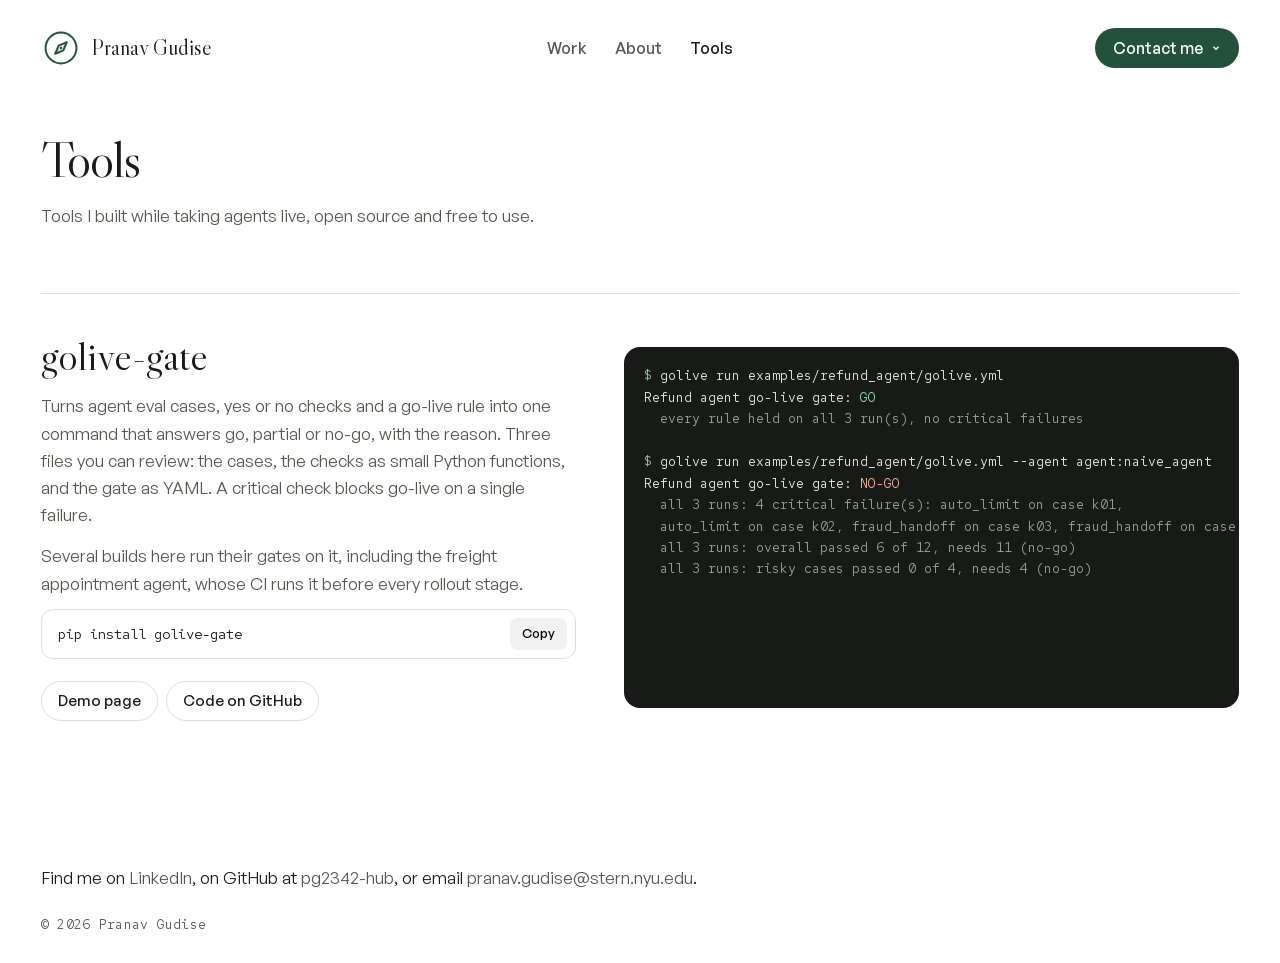
<file: tools/index.html>
<!doctype html>
<html lang="en">

<head>
<meta charset="utf-8">
<meta name="viewport" content="width=device-width, initial-scale=1, viewport-fit=cover">
<title>Tools by Pranav Gudise</title>
<meta name="description" content="Open-source tools for taking AI agents live: golive-gate turns eval cases, checks and a go-live rule into one command.">
<link rel="canonical" href="https://pranavgudise.dev/tools/">
<link rel="icon" href="../favicon.svg" type="image/svg+xml">
<meta name="theme-color" content="#ffffff">
<!-- fonts -->
<link rel="preload" href="../fonts/libre-caslon-display-400-latin.woff2" as="font" type="font/woff2" crossorigin>
<link rel="stylesheet" href="../fonts/fonts.css">
<style>
/* General Sans, ITF Free Font License (fontshare.com): official files, unmodified, self-hosted */
@font-face { font-family: "General Sans"; src: url("../fonts/general-sans-400.woff2") format("woff2"); font-weight: 400; font-style: normal; font-display: swap; }
@font-face { font-family: "General Sans"; src: url("../fonts/general-sans-500.woff2") format("woff2"); font-weight: 500; font-style: normal; font-display: swap; }
@font-face { font-family: "General Sans"; src: url("../fonts/general-sans-600.woff2") format("woff2"); font-weight: 600; font-style: normal; font-display: swap; }
</style>
<script>try{if(sessionStorage.getItem("sw")==="1"){document.documentElement.classList.add("sw-arrive");sessionStorage.removeItem("sw")}}catch(e){}</script>
<link rel="stylesheet" href="../site.css">
<link rel="stylesheet" href="../site2.css">

</head>
<body>
<a class="skip" href="#main">Skip to content</a>
<header class="top">
  <div class="wrap">
    <a class="brand" href="../"><svg class="mark" viewBox="0 0 24 24" aria-hidden="true"><circle cx="12" cy="12" r="9.25"/><g class="mark__needle"><path class="mark__fill" d="M15.5 8.5 L 13.4 13.4 L 8.5 15.5 L 10.6 10.6 Z"/></g><circle class="mark__pin" cx="12" cy="12" r=".7"/></svg><span class="brand__name">Pranav Gudise</span></a>
    <nav class="nav" aria-label="Pages"><a href="../builds/">Work</a><a href="../about/">About</a><a href="../tools/" aria-current="page">Tools</a></nav>
    <div class="top__end">
    <div class="contact" id="contact-menu-wrap"><button class="pill contact__btn" type="button" aria-expanded="false" aria-controls="contact-menu">Contact me <svg viewBox="0 0 12 12" aria-hidden="true"><path d="M3 4.5 6 7.5 9 4.5"/></svg></button><div class="contact__menu" id="contact-menu"><div class="contact__list"><a href="https://www.linkedin.com/in/pranav-gudise/">LinkedIn <span>Message me</span></a><a href="../pranav-gudise-cv.pdf">CV <span>PDF</span></a></div></div></div>
    </div>
  </div>
</header>
<main id="main">
  <section class="tl">
    <div class="wrap">
      <h1 class="ab__lead">Tools</h1>
      <p class="tl__intro">Tools I built while taking agents live, open source and free to use.</p>
      <article class="tool">
        <div>
          <h2>golive-gate</h2>
          <p>Turns agent eval cases, yes or no checks and a go-live rule into one command that answers go, partial or no-go, with the reason. Three files you can review: the cases, the checks as small Python functions, and the gate as YAML. A critical check blocks go-live on a single failure.</p>
          <p>Several builds here run their gates on it, including the freight appointment agent, whose CI runs it before every rollout stage.</p>
          <div class="copy"><span>pip install golive-gate</span><button type="button" data-copy="pip install golive-gate">Copy</button></div>
          <div class="tool__links"><a href="../golive-gate/">Demo page</a><a href="https://github.com/pg2342-hub/golive-gate">Code on GitHub</a></div>
        </div>
        <pre class="term" aria-label="Example: the same gate run on two refund agents"><span class="p">$</span> golive run examples/refund_agent/golive.yml
Refund agent go-live gate: <span class="go">GO</span>
<span class="dim">  every rule held on all 3 run(s), no critical failures</span>

<span class="p">$</span> golive run examples/refund_agent/golive.yml --agent agent:naive_agent
Refund agent go-live gate: <span class="no">NO-GO</span>
<span class="dim">  all 3 runs: 4 critical failure(s): auto_limit on case k01,
  auto_limit on case k02, fraud_handoff on case k03, fraud_handoff on case k04
  all 3 runs: overall passed 6 of 12, needs 11 (no-go)
  all 3 runs: risky cases passed 0 of 4, needs 4 (no-go)</span></pre>
      </article>
    </div>
  </section>
  <section class="close" id="contact" aria-label="Contact">
    <div class="wrap">
      <p class="findme">Find me on <a href="https://www.linkedin.com/in/pranav-gudise/">LinkedIn</a>, on GitHub at <a href="https://github.com/pg2342-hub">pg2342-hub</a>, or email <a href="mailto:pranav.gudise@stern.nyu.edu">pranav.gudise@stern.nyu.edu</a>.</p>
      <div class="foot"><span class="foot__c">&copy; 2026 Pranav Gudise</span><a class="fm" id="fm" href="https://www.last.fm/" hidden><span class="fm__art"><svg viewBox="0 0 32 32" aria-hidden="true"><circle cx="16" cy="16" r="15" fill="#1b1a17"/><circle cx="16" cy="16" r="10.5" fill="none" stroke="#3a3833" stroke-width=".8"/><circle cx="16" cy="16" r="7" fill="none" stroke="#3a3833" stroke-width=".8"/><circle cx="16" cy="16" r="4.2" fill="#dce6dc"/><circle cx="16" cy="16" r="1" fill="#1b1a17"/></svg></span><span class="fm__txt"><b></b><span></span></span></a></div>
    </div>
  </section>
</main>
<script>document.addEventListener("click", (e) => { const b = e.target.closest("[data-copy]"); if (!b) return; navigator.clipboard && navigator.clipboard.writeText(b.dataset.copy).then(() => { b.textContent = "Copied"; setTimeout(() => b.textContent = "Copy", 1600); }).catch(() => {}); });</script>
<script src="../site.js" defer></script>
</body>
</html>
</file>
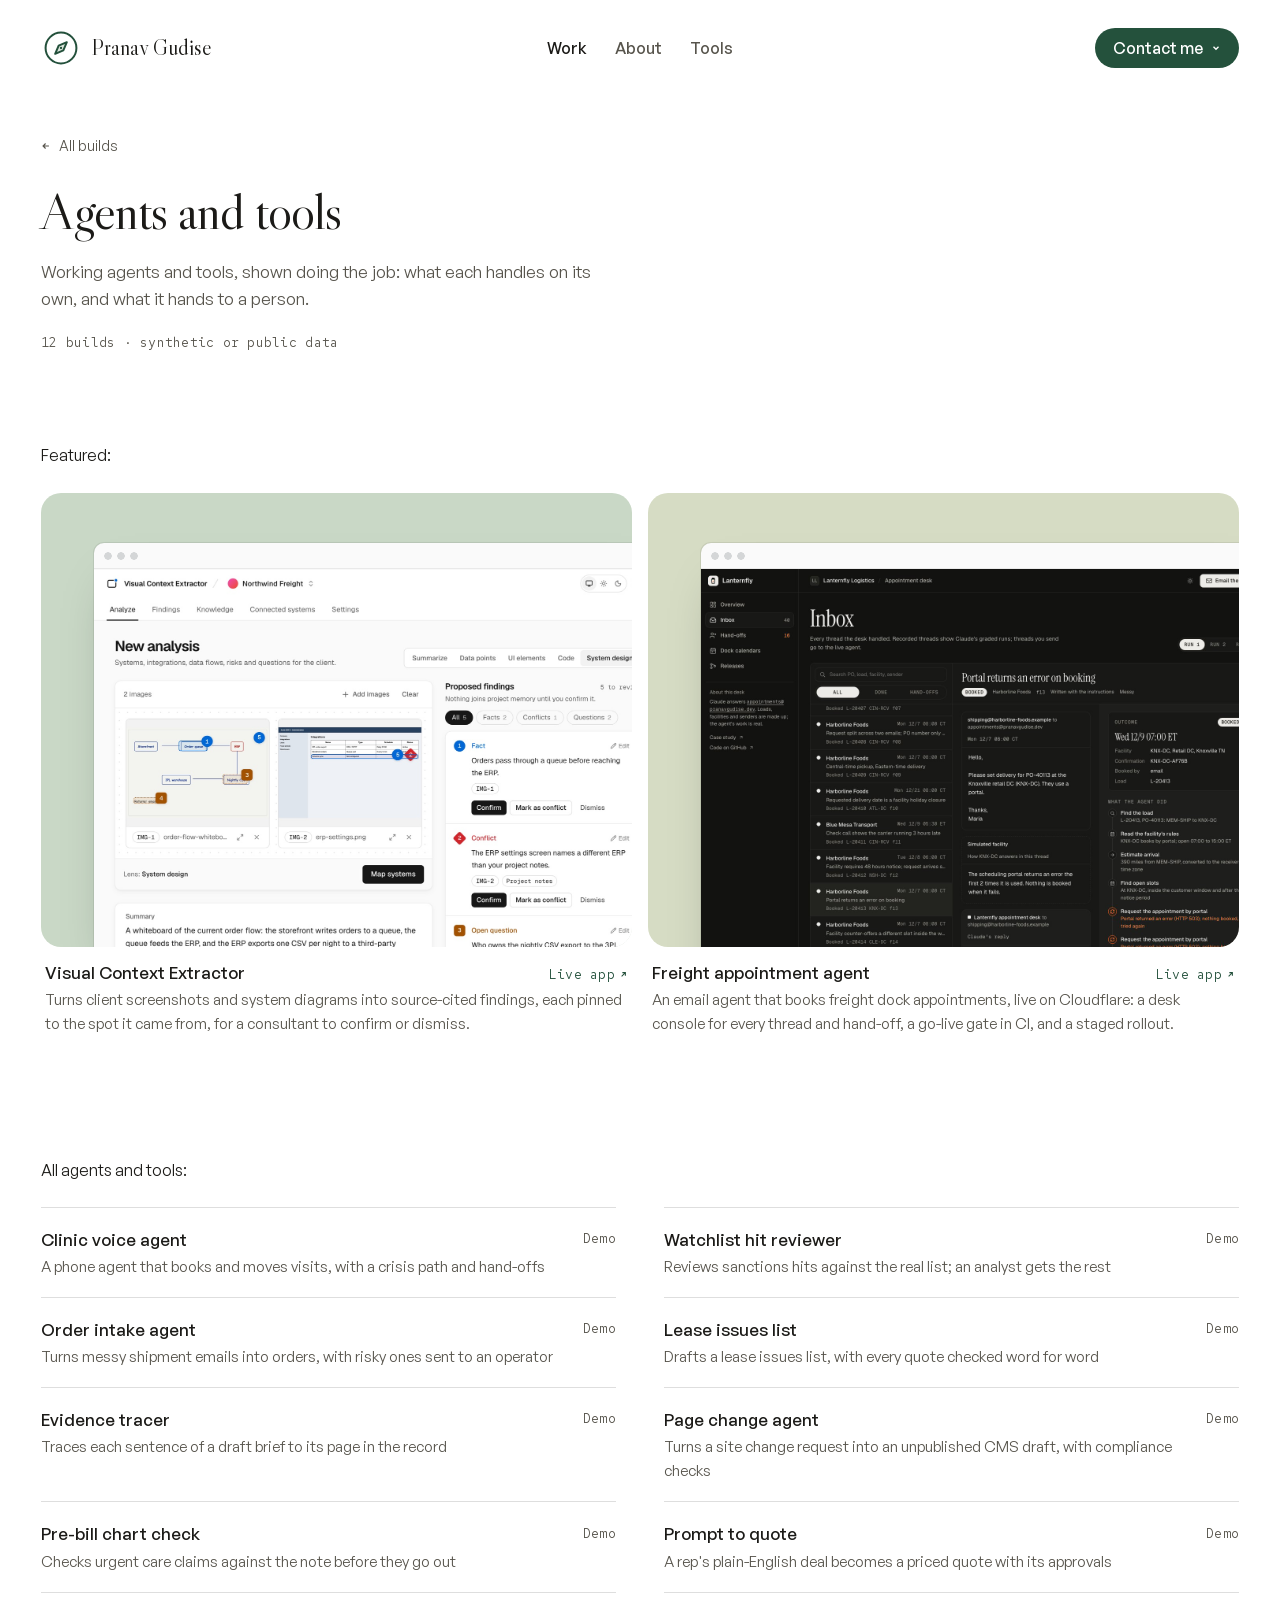
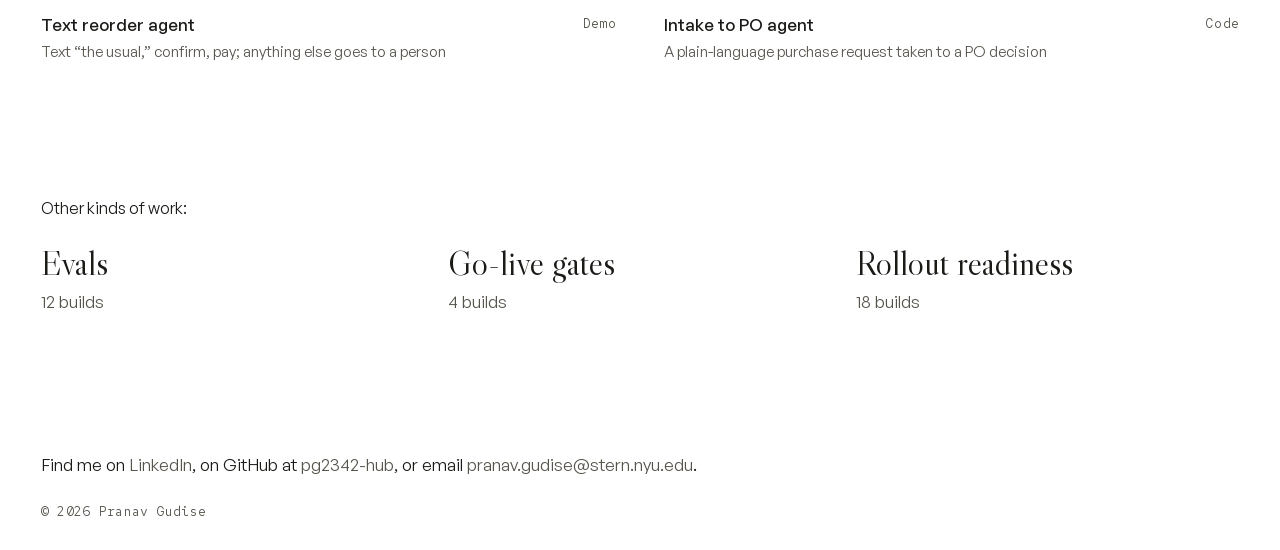
<file: builds/agent-studies/index.html>
<!doctype html>
<html lang="en">
<head>
<meta charset="utf-8">
<title>Agents and tools: builds by Pranav Gudise</title>
<meta name="robots" content="noindex">
<link rel="canonical" href="https://pranavgudise.dev/builds/agents/">
<meta http-equiv="refresh" content="0; url=../agents/">
</head>
<body>
<p>This page moved to <a href="../agents/">Agents and tools</a>.</p>
</body>
</html>
</file>
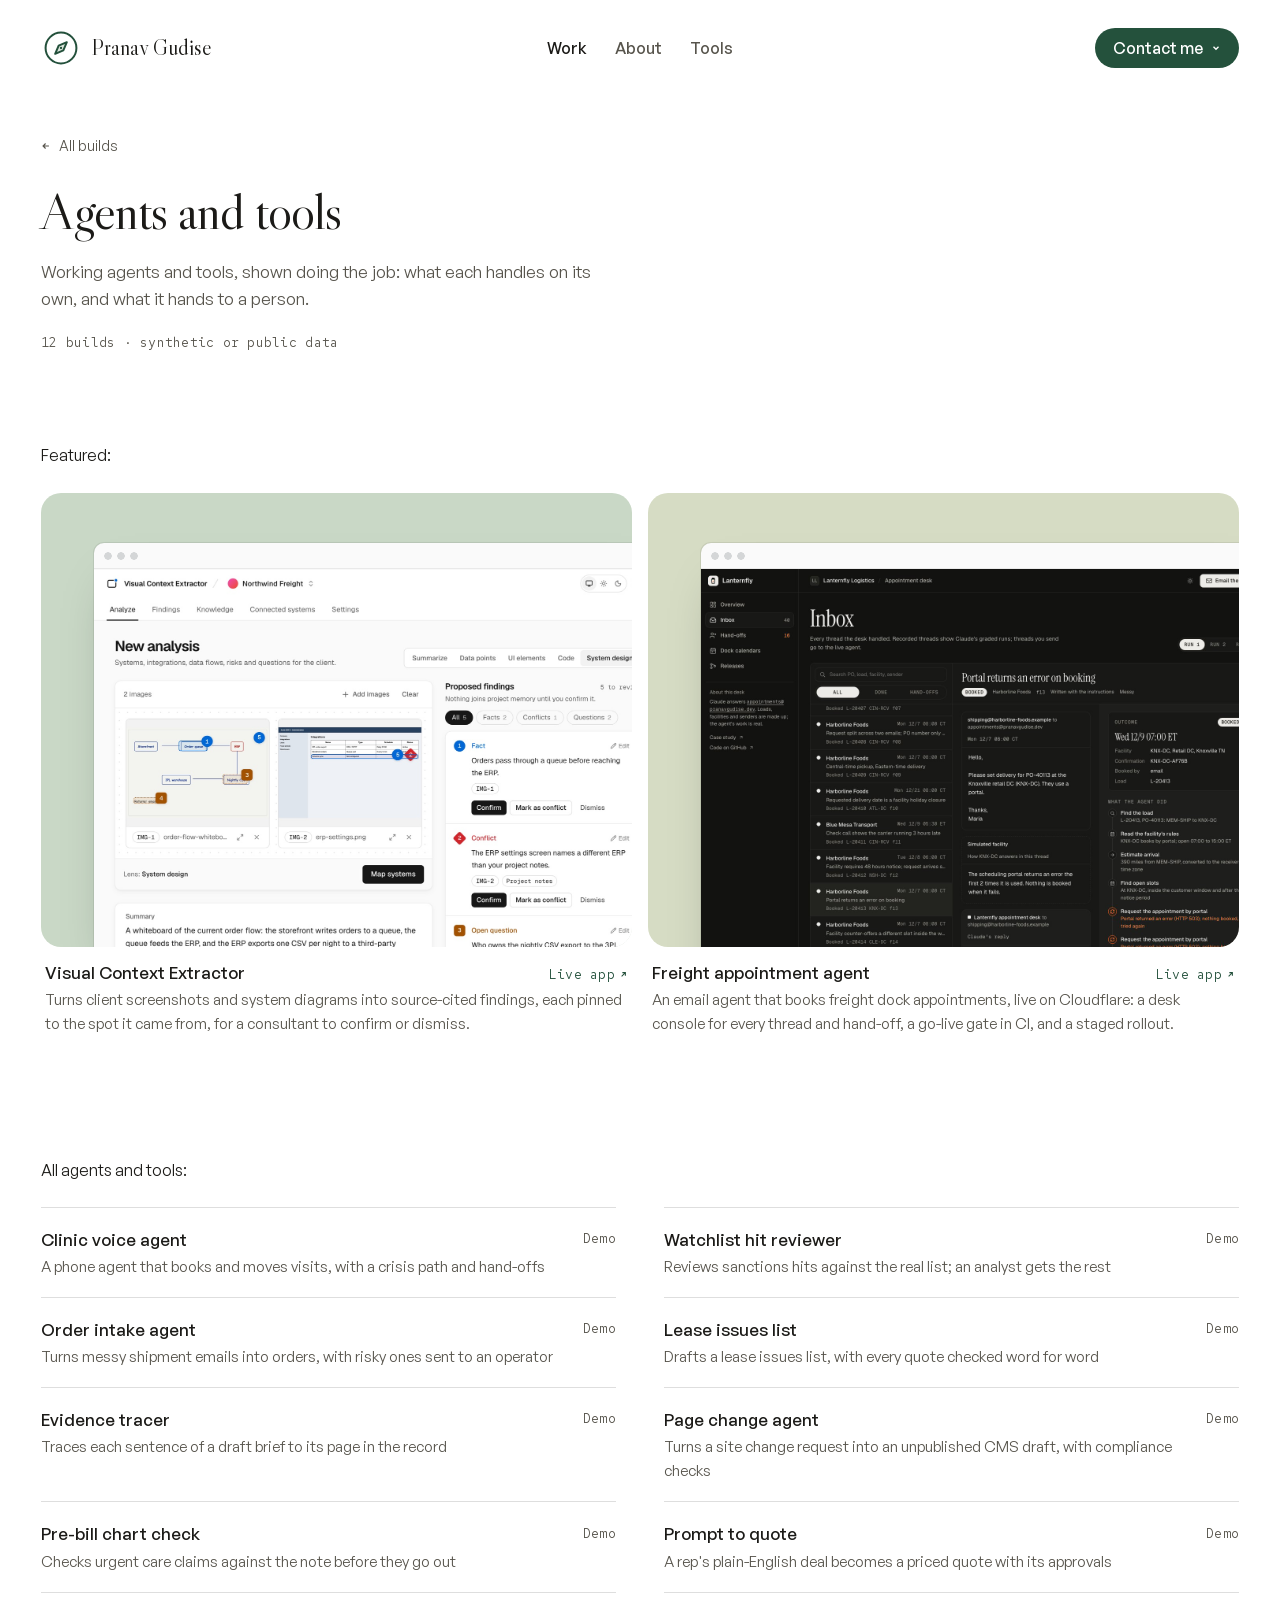
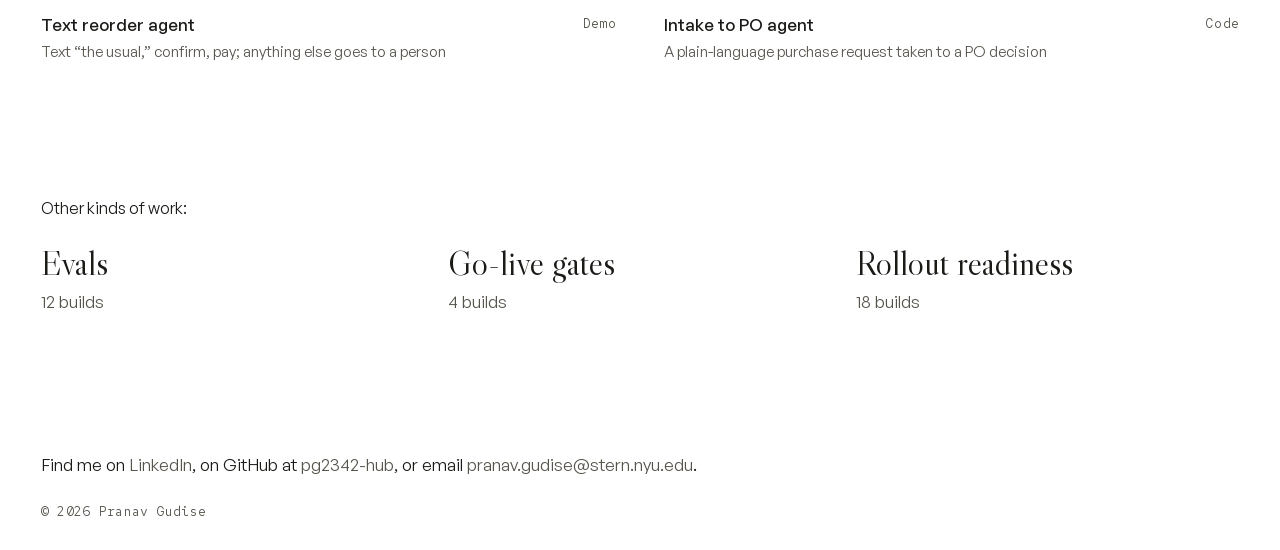
<file: builds/agents/index.html>
<!doctype html>
<html lang="en">
<head>
<meta charset="utf-8">
<meta name="viewport" content="width=device-width, initial-scale=1, viewport-fit=cover">
<title>Agents and tools: builds by Pranav Gudise</title>
<meta name="description" content="12 working agents and tools by Pranav Gudise, most with a demo page that needs no install.">
<link rel="canonical" href="https://pranavgudise.dev/builds/agents/">
<link rel="icon" href="../../favicon.svg" type="image/svg+xml">
<meta name="theme-color" content="#ffffff">
<!-- fonts -->
<link rel="preload" href="../../fonts/libre-caslon-display-400-latin.woff2" as="font" type="font/woff2" crossorigin>
<link rel="stylesheet" href="../../fonts/fonts.css">
<style>
/* General Sans, ITF Free Font License (fontshare.com): official files, unmodified, self-hosted */
@font-face { font-family: "General Sans"; src: url("../../fonts/general-sans-400.woff2") format("woff2"); font-weight: 400; font-style: normal; font-display: swap; }
@font-face { font-family: "General Sans"; src: url("../../fonts/general-sans-500.woff2") format("woff2"); font-weight: 500; font-style: normal; font-display: swap; }
@font-face { font-family: "General Sans"; src: url("../../fonts/general-sans-600.woff2") format("woff2"); font-weight: 600; font-style: normal; font-display: swap; }
</style>

<script>try{if(sessionStorage.getItem("sw")==="1"){document.documentElement.classList.add("sw-arrive");sessionStorage.removeItem("sw")}}catch(e){}</script>
<link rel="stylesheet" href="../builds.css">
<link rel="stylesheet" href="../../site2.css">
</head>
<body>
<a class="skip" href="#main">Skip to content</a>
<header class="top">
  <div class="wrap">
    <a class="brand" href="../../"><svg class="mark" viewBox="0 0 24 24" aria-hidden="true"><circle cx="12" cy="12" r="9.25"/><g class="mark__needle"><path class="mark__fill" d="M15.5 8.5 L 13.4 13.4 L 8.5 15.5 L 10.6 10.6 Z"/></g><circle class="mark__pin" cx="12" cy="12" r=".7"/></svg><span class="brand__name">Pranav Gudise</span></a>
    <nav class="nav" aria-label="Pages"><a href="../../builds/" aria-current="page">Work</a><a href="../../about/">About</a><a href="../../tools/">Tools</a></nav>
    <div class="top__end">
    <div class="contact" id="contact-menu-wrap"><button class="pill contact__btn" type="button" aria-expanded="false" aria-controls="contact-menu">Contact me <svg viewBox="0 0 12 12" aria-hidden="true"><path d="M3 4.5 6 7.5 9 4.5"/></svg></button><div class="contact__menu" id="contact-menu"><div class="contact__list"><a href="https://www.linkedin.com/in/pranav-gudise/">LinkedIn <span>Message me</span></a><a href="../../pranav-gudise-cv.pdf">CV <span>PDF</span></a></div></div></div>
    </div>
  </div>
</header>
<main id="main">
  <section class="hero bhero" id="top" aria-labelledby="page-h">
    <div class="wrap">
      <a class="bhero__back mono" href="../"><svg viewBox="0 0 12 12" aria-hidden="true"><path d="M9.5 6h-7M5.5 3l-3 3 3 3"/></svg>All builds</a>
      <h1 id="page-h">Agents and tools</h1>
      <p class="bhero__lead">Working agents and tools, shown doing the job: what each handles on its own, and what it hands to a person.</p>
      <p class="bhero__count mono">12 builds &middot; synthetic or public data</p>
    </div>
  </section>

  <section class="section" id="featured" aria-labelledby="feat-h">
    <div class="wrap">
      <div class="section__top"><h2 class="label" id="feat-h">Featured</h2></div>
      <div class="ltiles">
        <a class="tile tile--l" data-repo="Visual-Context-Extractor" href="https://context-extractor.replit.app/">
          <span class="tile__frame"><span class="tile__shot"><img data-thumb="manual" src="../../work/visual-context-extractor.jpg?v=20261124" width="720" height="498" alt="Visual Context Extractor analyzing two sample screenshots with the System design lens: numbered marks sit on the parts of each image that findings cite, and a column of proposed findings waits to be confirmed or dismissed." loading="lazy"></span></span>
          <span class="tile__cap"><span class="tile__row"><b>Visual Context Extractor</b><span class="tag mono">Live app <svg viewBox="0 0 12 12" aria-hidden="true"><path d="M3.5 8.5 8.5 3.5M4.5 3.5h4v4"/></svg></span></span><span>Turns client screenshots and system diagrams into source-cited findings, each pinned to the spot it came from, for a consultant to confirm or dismiss.</span></span>
        </a>
        <a class="tile tile--l" data-repo="freight-appointment-agent" href="https://freight-appointment-agent.pg2342.workers.dev/">
          <span class="tile__frame"><span class="tile__shot"><img data-thumb="manual" src="../../work/freight-appointment-agent.jpg?v=20261124c" width="720" height="640" alt="The desk console's inbox in dark mode, open on a thread where the facility's portal fails twice and Claude books by email instead: the thread list, the email and Claude's reply, each step it took, and three graded runs that all pass." loading="lazy"></span></span>
          <span class="tile__cap"><span class="tile__row"><b>Freight appointment agent</b><span class="tag mono">Live app <svg viewBox="0 0 12 12" aria-hidden="true"><path d="M3.5 8.5 8.5 3.5M4.5 3.5h4v4"/></svg></span></span><span>An email agent that books freight dock appointments, live on Cloudflare: a desk console for every thread and hand-off, a go-live gate in CI, and a staged rollout.</span></span>
        </a>
      </div>
    </div>
  </section>

  <section class="section" id="all" aria-labelledby="all-h">
    <div class="wrap">
      <div class="section__top"><h2 class="label" id="all-h">All agents and tools</h2></div>
      <ul class="more blist" aria-labelledby="all-h">
          <li data-repo="clinic-voice-agent"><a href="https://pranavgudise.dev/clinic-voice-agent/"><b>Clinic voice agent</b><em>A phone agent that books and moves visits, with a crisis path and hand-offs</em><span class="mono">Demo</span></a></li>
          <li data-repo="watchlist-hit-reviewer"><a href="https://pranavgudise.dev/watchlist-hit-reviewer/"><b>Watchlist hit reviewer</b><em>Reviews sanctions hits against the real list; an analyst gets the rest</em><span class="mono">Demo</span></a></li>
          <li data-repo="order-intake-agent"><a href="https://pranavgudise.dev/order-intake-agent/"><b>Order intake agent</b><em>Turns messy shipment emails into orders, with risky ones sent to an operator</em><span class="mono">Demo</span></a></li>
          <li data-repo="lease-issues-list"><a href="https://pranavgudise.dev/lease-issues-list/"><b>Lease issues list</b><em>Drafts a lease issues list, with every quote checked word for word</em><span class="mono">Demo</span></a></li>
          <li data-repo="evidence-tracer"><a href="https://pranavgudise.dev/evidence-tracer/"><b>Evidence tracer</b><em>Traces each sentence of a draft brief to its page in the record</em><span class="mono">Demo</span></a></li>
          <li data-repo="page-change-agent"><a href="https://pranavgudise.dev/page-change-agent/"><b>Page change agent</b><em>Turns a site change request into an unpublished CMS draft, with compliance checks</em><span class="mono">Demo</span></a></li>
          <li data-repo="prebill-chart-check"><a href="https://pranavgudise.dev/prebill-chart-check/"><b>Pre-bill chart check</b><em>Checks urgent care claims against the note before they go out</em><span class="mono">Demo</span></a></li>
          <li data-repo="prompt-to-quote"><a href="https://pg2342-hub.github.io/prompt-to-quote/"><b>Prompt to quote</b><em>A rep's plain-English deal becomes a priced quote with its approvals</em><span class="mono">Demo</span></a></li>
          <li data-repo="imessage-reorder-agent"><a href="https://pg2342-hub.github.io/imessage-reorder-agent/"><b>Text reorder agent</b><em>Text “the usual,” confirm, pay; anything else goes to a person</em><span class="mono">Demo</span></a></li>
          <li data-repo="intake-to-po-agent"><a href="https://github.com/pg2342-hub/intake-to-po-agent"><b>Intake to PO agent</b><em>A plain-language purchase request taken to a PO decision</em><span class="mono">Code</span></a></li>
        </ul>
    </div>
  </section>

  <section class="section" id="other" aria-labelledby="other-h">
    <div class="wrap">
      <div class="section__top"><h2 class="label" id="other-h">Other kinds of work</h2></div>
      <ul class="bnav">
        <li><a href="../evals/"><b>Evals</b><span>12 builds</span></a></li>
        <li><a href="../go-live-gates/"><b>Go-live gates</b><span>4 builds</span></a></li>
        <li><a href="../rollout-readiness/"><b>Rollout readiness</b><span>18 builds</span></a></li>
      </ul>
    </div>
  </section>

  <section class="close" id="contact" aria-label="Contact">
    <div class="wrap">
      <p class="findme">Find me on <a href="https://www.linkedin.com/in/pranav-gudise/">LinkedIn</a>, on GitHub at <a href="https://github.com/pg2342-hub">pg2342-hub</a>, or email <a href="mailto:pranav.gudise@stern.nyu.edu">pranav.gudise@stern.nyu.edu</a>.</p>
      <div class="foot"><span class="foot__c">&copy; 2026 Pranav Gudise</span><a class="fm" id="fm" href="https://www.last.fm/" hidden><span class="fm__art"><svg viewBox="0 0 32 32" aria-hidden="true"><circle cx="16" cy="16" r="15" fill="#1b1a17"/><circle cx="16" cy="16" r="10.5" fill="none" stroke="#3a3833" stroke-width=".8"/><circle cx="16" cy="16" r="7" fill="none" stroke="#3a3833" stroke-width=".8"/><circle cx="16" cy="16" r="4.2" fill="#dce6dc"/><circle cx="16" cy="16" r="1" fill="#1b1a17"/></svg></span><span class="fm__txt"><b></b><span></span></span></a></div>
    </div>
  </section>
</main>
<script src="../../site.js" defer></script>
</body>
</html>
</file>
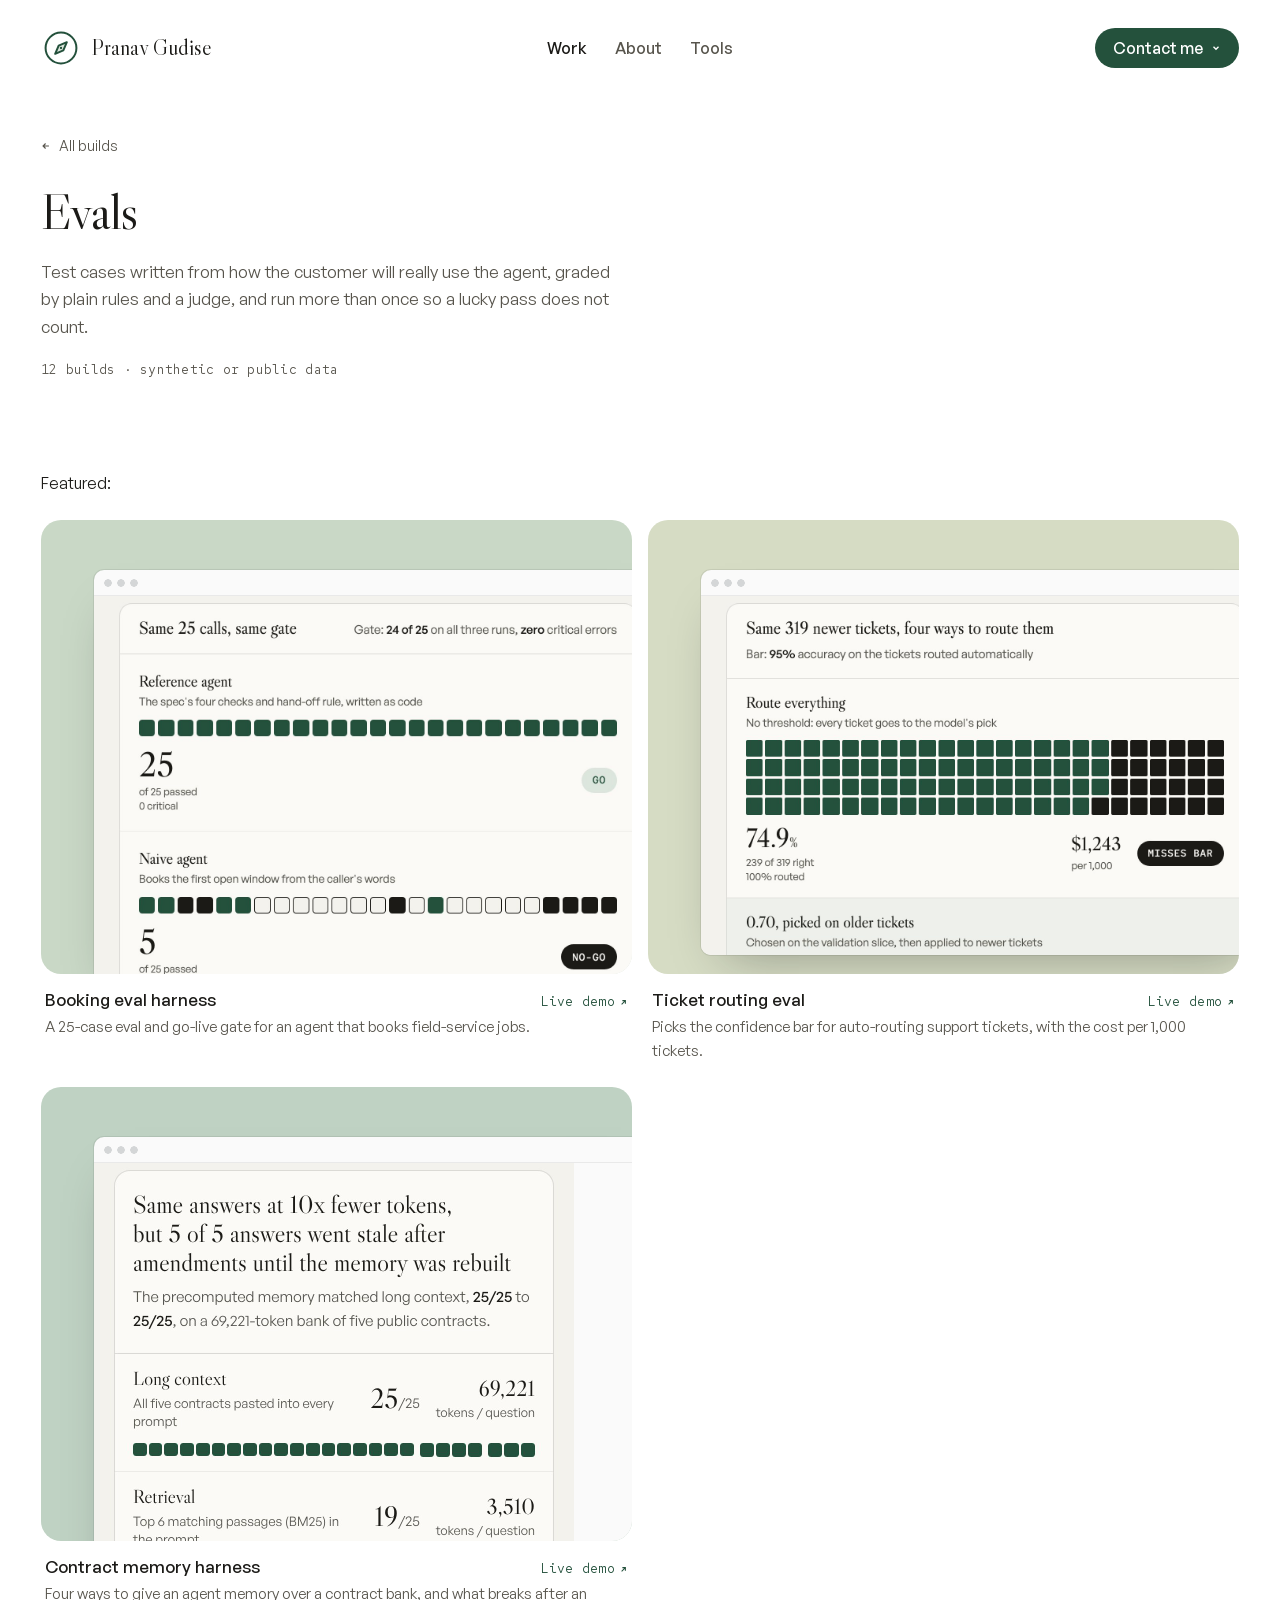
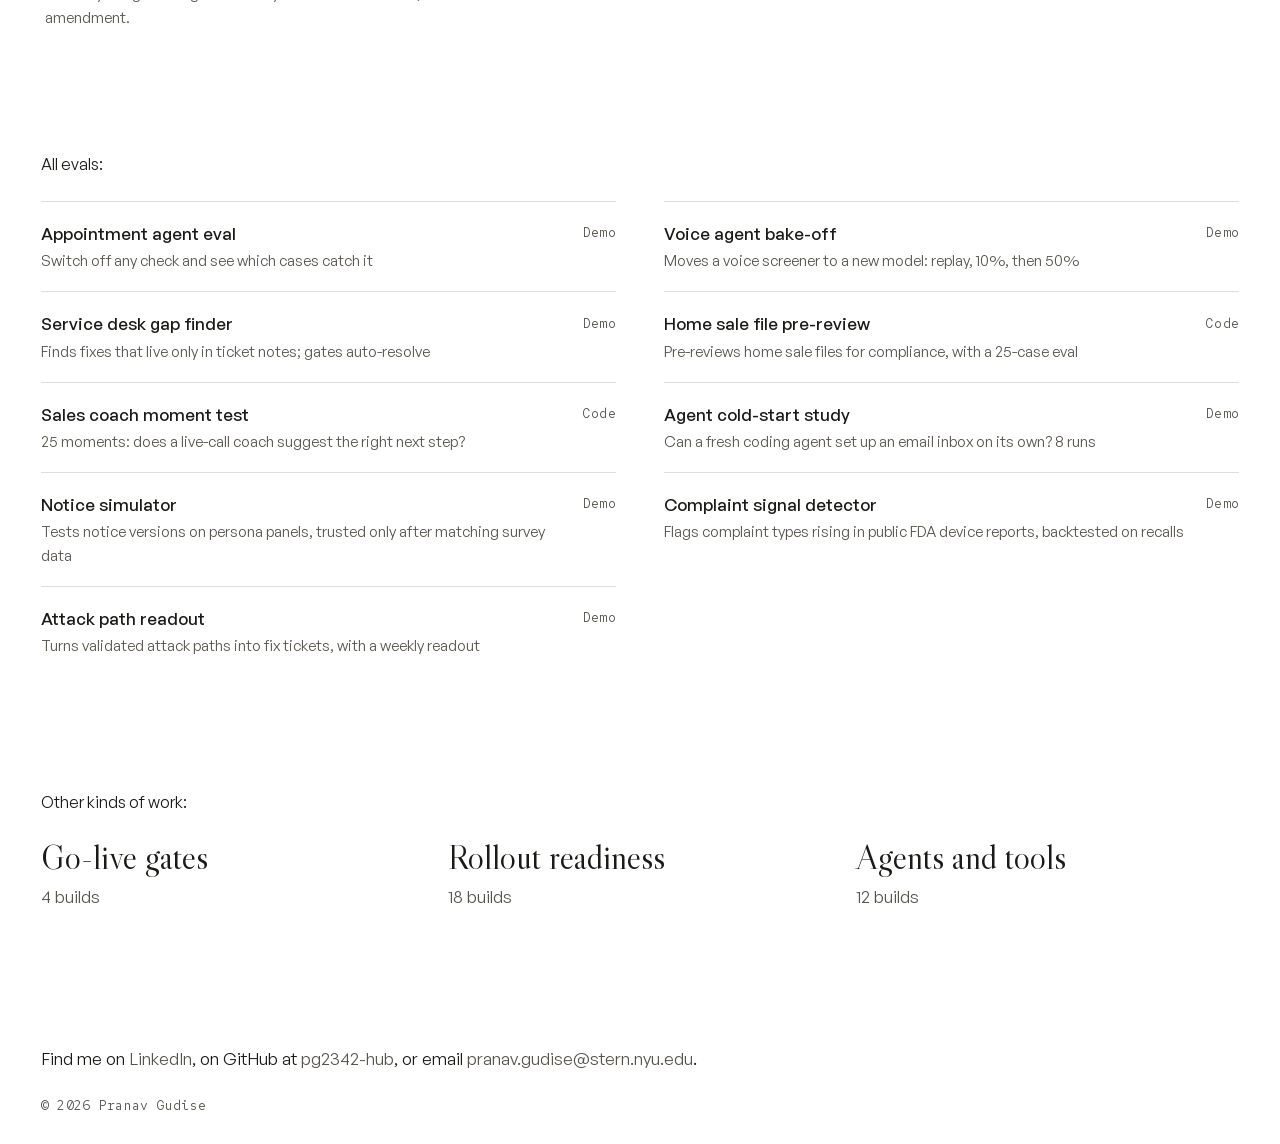
<file: builds/evals/index.html>
<!doctype html>
<html lang="en">
<head>
<meta charset="utf-8">
<meta name="viewport" content="width=device-width, initial-scale=1, viewport-fit=cover">
<title>Evals: builds by Pranav Gudise</title>
<meta name="description" content="12 working evals by Pranav Gudise, most with a demo page that needs no install.">
<link rel="canonical" href="https://pranavgudise.dev/builds/evals/">
<link rel="icon" href="../../favicon.svg" type="image/svg+xml">
<meta name="theme-color" content="#ffffff">
<!-- fonts -->
<link rel="preload" href="../../fonts/libre-caslon-display-400-latin.woff2" as="font" type="font/woff2" crossorigin>
<link rel="stylesheet" href="../../fonts/fonts.css">
<style>
/* General Sans, ITF Free Font License (fontshare.com): official files, unmodified, self-hosted */
@font-face { font-family: "General Sans"; src: url("../../fonts/general-sans-400.woff2") format("woff2"); font-weight: 400; font-style: normal; font-display: swap; }
@font-face { font-family: "General Sans"; src: url("../../fonts/general-sans-500.woff2") format("woff2"); font-weight: 500; font-style: normal; font-display: swap; }
@font-face { font-family: "General Sans"; src: url("../../fonts/general-sans-600.woff2") format("woff2"); font-weight: 600; font-style: normal; font-display: swap; }
</style>

<script>try{if(sessionStorage.getItem("sw")==="1"){document.documentElement.classList.add("sw-arrive");sessionStorage.removeItem("sw")}}catch(e){}</script>
<link rel="stylesheet" href="../builds.css">
<link rel="stylesheet" href="../../site2.css">
</head>
<body>
<a class="skip" href="#main">Skip to content</a>
<header class="top">
  <div class="wrap">
    <a class="brand" href="../../"><svg class="mark" viewBox="0 0 24 24" aria-hidden="true"><circle cx="12" cy="12" r="9.25"/><g class="mark__needle"><path class="mark__fill" d="M15.5 8.5 L 13.4 13.4 L 8.5 15.5 L 10.6 10.6 Z"/></g><circle class="mark__pin" cx="12" cy="12" r=".7"/></svg><span class="brand__name">Pranav Gudise</span></a>
    <nav class="nav" aria-label="Pages"><a href="../../builds/" aria-current="page">Work</a><a href="../../about/">About</a><a href="../../tools/">Tools</a></nav>
    <div class="top__end">
    <div class="contact" id="contact-menu-wrap"><button class="pill contact__btn" type="button" aria-expanded="false" aria-controls="contact-menu">Contact me <svg viewBox="0 0 12 12" aria-hidden="true"><path d="M3 4.5 6 7.5 9 4.5"/></svg></button><div class="contact__menu" id="contact-menu"><div class="contact__list"><a href="https://www.linkedin.com/in/pranav-gudise/">LinkedIn <span>Message me</span></a><a href="../../pranav-gudise-cv.pdf">CV <span>PDF</span></a></div></div></div>
    </div>
  </div>
</header>
<main id="main">
  <section class="hero bhero" id="top" aria-labelledby="page-h">
    <div class="wrap">
      <a class="bhero__back mono" href="../"><svg viewBox="0 0 12 12" aria-hidden="true"><path d="M9.5 6h-7M5.5 3l-3 3 3 3"/></svg>All builds</a>
      <h1 id="page-h">Evals</h1>
      <p class="bhero__lead">Test cases written from how the customer will really use the agent, graded by plain rules and a judge, and run more than once so a lucky pass does not count.</p>
      <p class="bhero__count mono">12 builds &middot; synthetic or public data</p>
    </div>
  </section>

  <section class="section" id="featured" aria-labelledby="feat-h">
    <div class="wrap">
      <div class="section__top"><h2 class="label" id="feat-h">Featured</h2></div>
      <div class="ltiles">
        <a class="tile tile--l" href="https://pg2342-hub.github.io/booking-eval-harness/">
          <span class="tile__frame"><span class="tile__shot"><img src="../../work/booking-eval-harness.jpg?v=20261124" width="720" height="490" alt="Same 25 calls, same gate: the reference agent passes all 25, GO; the naive agent passes 5 of 25 with 7 critical errors, NO-GO." loading="lazy"></span></span>
          <span class="tile__cap"><span class="tile__row"><b>Booking eval harness</b><span class="tag mono">Live demo <svg viewBox="0 0 12 12" aria-hidden="true"><path d="M3.5 8.5 8.5 3.5M4.5 3.5h4v4"/></svg></span></span><span>A 25-case eval and go-live gate for an agent that books field-service jobs.</span></span>
        </a>
        <a class="tile tile--l" href="https://pg2342-hub.github.io/ticket-routing-eval/">
          <span class="tile__frame"><span class="tile__shot"><img src="../../work/ticket-routing-eval.jpg?v=20261124" width="720" height="456" alt="Same 319 newer tickets, four ways to route them: routing everything gets 74.9% right at $1,243 per 1,000 tickets and misses the 95% bar." loading="lazy"></span></span>
          <span class="tile__cap"><span class="tile__row"><b>Ticket routing eval</b><span class="tag mono">Live demo <svg viewBox="0 0 12 12" aria-hidden="true"><path d="M3.5 8.5 8.5 3.5M4.5 3.5h4v4"/></svg></span></span><span>Picks the confidence bar for auto-routing support tickets, with the cost per 1,000 tickets.</span></span>
        </a>
        <a class="tile tile--l" href="https://pg2342-hub.github.io/contract-memory-harness/">
          <span class="tile__frame"><span class="tile__shot"><img style="max-width:480px" src="../../work/contract-memory-harness.jpg?v=20261125" width="480" height="640" alt="Same answers at 10x fewer tokens: long context and the precomputed memory both get 25 of 25 on 69,221 and 7,073 tokens per question, while retrieval and the tool agent get 19 of 25." loading="lazy"></span></span>
          <span class="tile__cap"><span class="tile__row"><b>Contract memory harness</b><span class="tag mono">Live demo <svg viewBox="0 0 12 12" aria-hidden="true"><path d="M3.5 8.5 8.5 3.5M4.5 3.5h4v4"/></svg></span></span><span>Four ways to give an agent memory over a contract bank, and what breaks after an amendment.</span></span>
        </a>
      </div>
    </div>
  </section>

  <section class="section" id="all" aria-labelledby="all-h">
    <div class="wrap">
      <div class="section__top"><h2 class="label" id="all-h">All evals</h2></div>
      <ul class="more blist" aria-labelledby="all-h">
          <li data-repo="appointment-agent-eval"><a href="https://pg2342-hub.github.io/appointment-agent-eval/"><b>Appointment agent eval</b><em>Switch off any check and see which cases catch it</em><span class="mono">Demo</span></a></li>
          <li data-repo="voice-agent-bakeoff"><a href="https://pg2342-hub.github.io/voice-agent-bakeoff/"><b>Voice agent bake-off</b><em>Moves a voice screener to a new model: replay, 10%, then 50%</em><span class="mono">Demo</span></a></li>
          <li data-repo="service-desk-gap-finder"><a href="https://pranavgudise.dev/service-desk-gap-finder/"><b>Service desk gap finder</b><em>Finds fixes that live only in ticket notes; gates auto-resolve</em><span class="mono">Demo</span></a></li>
          <li data-repo="sim-texas-file-prereview"><a href="https://github.com/pg2342-hub/sim-texas-file-prereview"><b>Home sale file pre-review</b><em>Pre-reviews home sale files for compliance, with a 25-case eval</em><span class="mono">Code</span></a></li>
          <li data-repo="othello-moment-test"><a href="https://github.com/pg2342-hub/othello-moment-test"><b>Sales coach moment test</b><em>25 moments: does a live-call coach suggest the right next step?</em><span class="mono">Code</span></a></li>
          <li data-repo="agent-coldstart-study"><a href="https://pg2342-hub.github.io/agent-coldstart-study/"><b>Agent cold-start study</b><em>Can a fresh coding agent set up an email inbox on its own? 8 runs</em><span class="mono">Demo</span></a></li>
          <li data-repo="notice-simulator"><a href="https://pranavgudise.dev/notice-simulator/"><b>Notice simulator</b><em>Tests notice versions on persona panels, trusted only after matching survey data</em><span class="mono">Demo</span></a></li>
          <li data-repo="complaint-signal-detector"><a href="https://pg2342-hub.github.io/complaint-signal-detector/"><b>Complaint signal detector</b><em>Flags complaint types rising in public FDA device reports, backtested on recalls</em><span class="mono">Demo</span></a></li>
          <li data-repo="attack-path-readout"><a href="https://pranavgudise.dev/attack-path-readout/"><b>Attack path readout</b><em>Turns validated attack paths into fix tickets, with a weekly readout</em><span class="mono">Demo</span></a></li>
        </ul>
    </div>
  </section>

  <section class="section" id="other" aria-labelledby="other-h">
    <div class="wrap">
      <div class="section__top"><h2 class="label" id="other-h">Other kinds of work</h2></div>
      <ul class="bnav">
        <li><a href="../go-live-gates/"><b>Go-live gates</b><span>4 builds</span></a></li>
        <li><a href="../rollout-readiness/"><b>Rollout readiness</b><span>18 builds</span></a></li>
        <li><a href="../agents/"><b>Agents and tools</b><span>12 builds</span></a></li>
      </ul>
    </div>
  </section>

  <section class="close" id="contact" aria-label="Contact">
    <div class="wrap">
      <p class="findme">Find me on <a href="https://www.linkedin.com/in/pranav-gudise/">LinkedIn</a>, on GitHub at <a href="https://github.com/pg2342-hub">pg2342-hub</a>, or email <a href="mailto:pranav.gudise@stern.nyu.edu">pranav.gudise@stern.nyu.edu</a>.</p>
      <div class="foot"><span class="foot__c">&copy; 2026 Pranav Gudise</span><a class="fm" id="fm" href="https://www.last.fm/" hidden><span class="fm__art"><svg viewBox="0 0 32 32" aria-hidden="true"><circle cx="16" cy="16" r="15" fill="#1b1a17"/><circle cx="16" cy="16" r="10.5" fill="none" stroke="#3a3833" stroke-width=".8"/><circle cx="16" cy="16" r="7" fill="none" stroke="#3a3833" stroke-width=".8"/><circle cx="16" cy="16" r="4.2" fill="#dce6dc"/><circle cx="16" cy="16" r="1" fill="#1b1a17"/></svg></span><span class="fm__txt"><b></b><span></span></span></a></div>
    </div>
  </section>
</main>
<script src="../../site.js" defer></script>
</body>
</html>
</file>
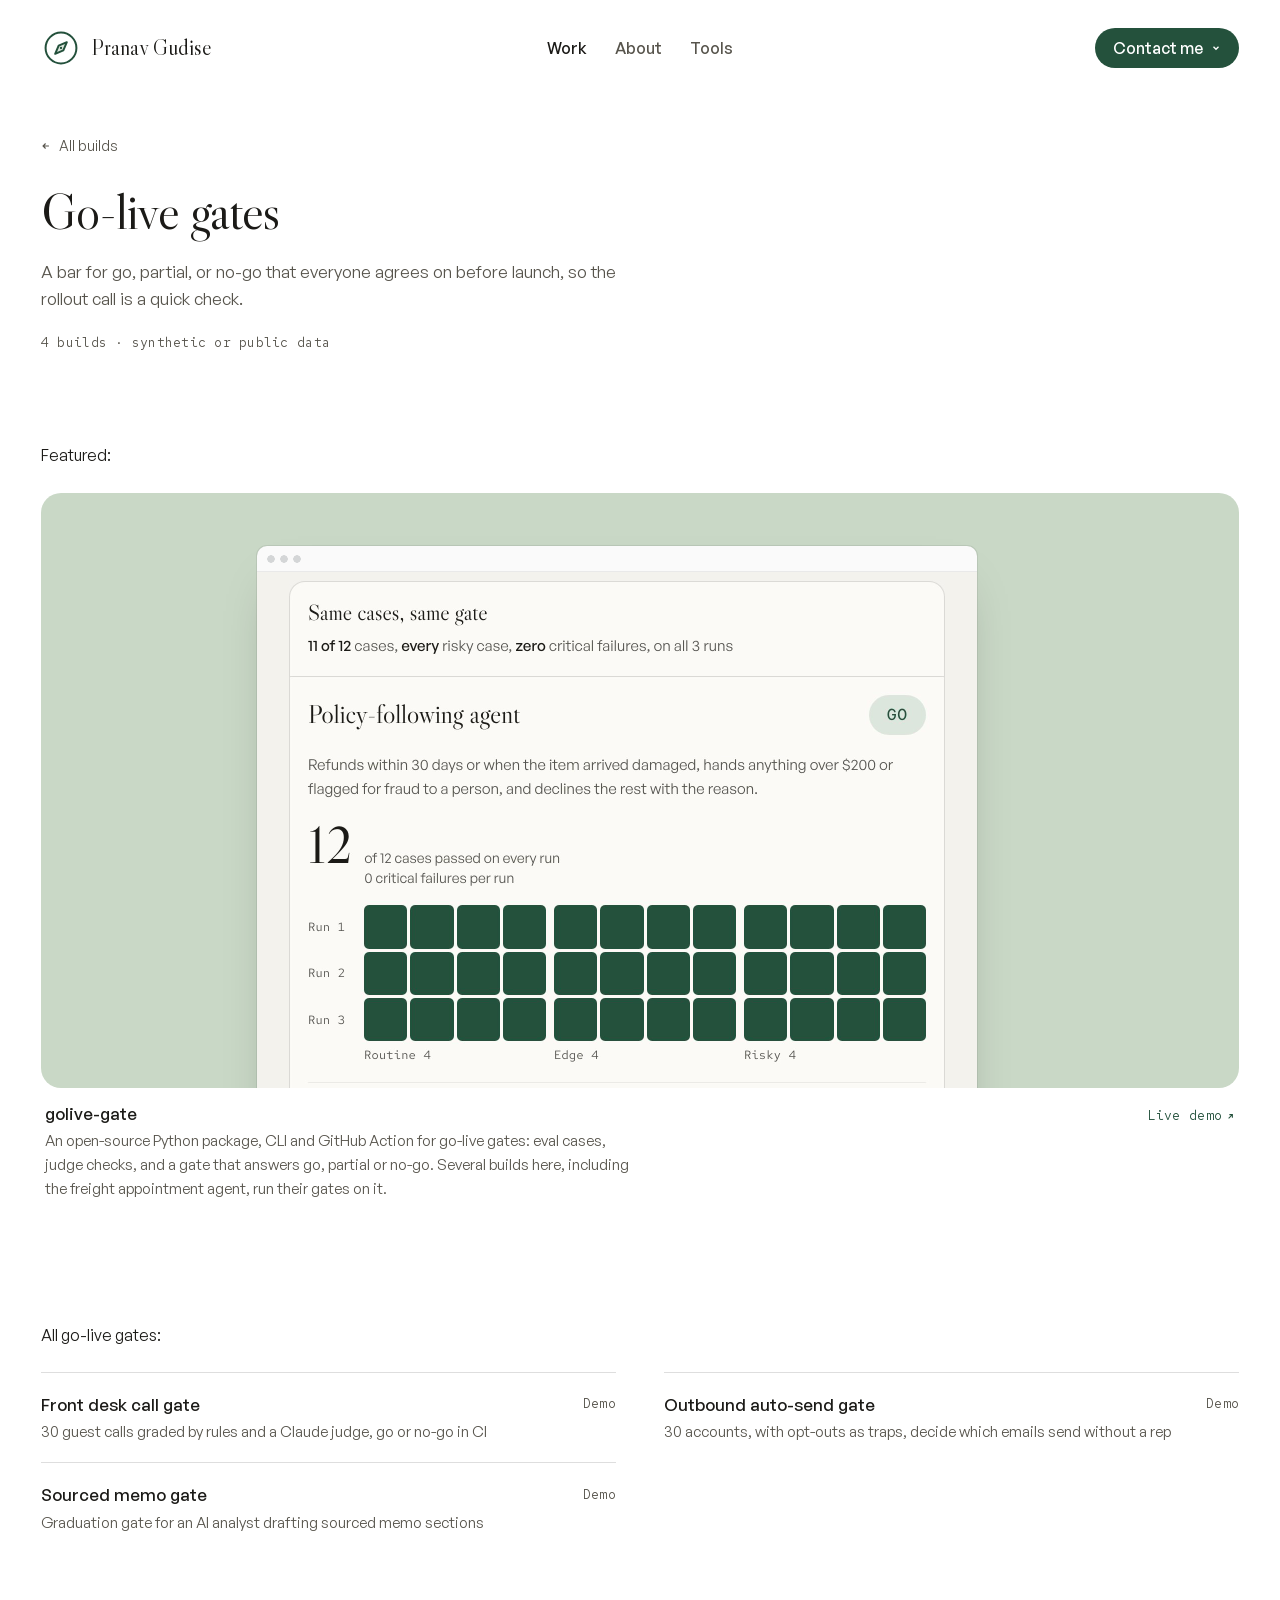
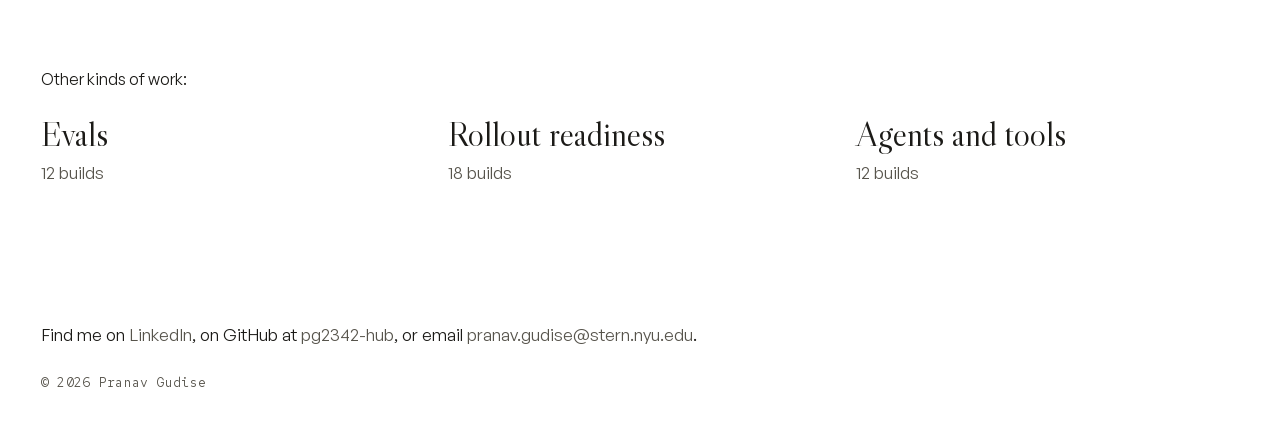
<file: builds/go-live-gates/index.html>
<!doctype html>
<html lang="en">
<head>
<meta charset="utf-8">
<meta name="viewport" content="width=device-width, initial-scale=1, viewport-fit=cover">
<title>Go-live gates: builds by Pranav Gudise</title>
<meta name="description" content="4 working go-live gates by Pranav Gudise, most with a demo page that needs no install.">
<link rel="canonical" href="https://pranavgudise.dev/builds/go-live-gates/">
<link rel="icon" href="../../favicon.svg" type="image/svg+xml">
<meta name="theme-color" content="#ffffff">
<!-- fonts -->
<link rel="preload" href="../../fonts/libre-caslon-display-400-latin.woff2" as="font" type="font/woff2" crossorigin>
<link rel="stylesheet" href="../../fonts/fonts.css">
<style>
/* General Sans, ITF Free Font License (fontshare.com): official files, unmodified, self-hosted */
@font-face { font-family: "General Sans"; src: url("../../fonts/general-sans-400.woff2") format("woff2"); font-weight: 400; font-style: normal; font-display: swap; }
@font-face { font-family: "General Sans"; src: url("../../fonts/general-sans-500.woff2") format("woff2"); font-weight: 500; font-style: normal; font-display: swap; }
@font-face { font-family: "General Sans"; src: url("../../fonts/general-sans-600.woff2") format("woff2"); font-weight: 600; font-style: normal; font-display: swap; }
</style>

<script>try{if(sessionStorage.getItem("sw")==="1"){document.documentElement.classList.add("sw-arrive");sessionStorage.removeItem("sw")}}catch(e){}</script>
<link rel="stylesheet" href="../builds.css">
<link rel="stylesheet" href="../../site2.css">
</head>
<body>
<a class="skip" href="#main">Skip to content</a>
<header class="top">
  <div class="wrap">
    <a class="brand" href="../../"><svg class="mark" viewBox="0 0 24 24" aria-hidden="true"><circle cx="12" cy="12" r="9.25"/><g class="mark__needle"><path class="mark__fill" d="M15.5 8.5 L 13.4 13.4 L 8.5 15.5 L 10.6 10.6 Z"/></g><circle class="mark__pin" cx="12" cy="12" r=".7"/></svg><span class="brand__name">Pranav Gudise</span></a>
    <nav class="nav" aria-label="Pages"><a href="../../builds/" aria-current="page">Work</a><a href="../../about/">About</a><a href="../../tools/">Tools</a></nav>
    <div class="top__end">
    <div class="contact" id="contact-menu-wrap"><button class="pill contact__btn" type="button" aria-expanded="false" aria-controls="contact-menu">Contact me <svg viewBox="0 0 12 12" aria-hidden="true"><path d="M3 4.5 6 7.5 9 4.5"/></svg></button><div class="contact__menu" id="contact-menu"><div class="contact__list"><a href="https://www.linkedin.com/in/pranav-gudise/">LinkedIn <span>Message me</span></a><a href="../../pranav-gudise-cv.pdf">CV <span>PDF</span></a></div></div></div>
    </div>
  </div>
</header>
<main id="main">
  <section class="hero bhero" id="top" aria-labelledby="page-h">
    <div class="wrap">
      <a class="bhero__back mono" href="../"><svg viewBox="0 0 12 12" aria-hidden="true"><path d="M9.5 6h-7M5.5 3l-3 3 3 3"/></svg>All builds</a>
      <h1 id="page-h">Go-live gates</h1>
      <p class="bhero__lead">A bar for go, partial, or no-go that everyone agrees on before launch, so the rollout call is a quick check.</p>
      <p class="bhero__count mono">4 builds &middot; synthetic or public data</p>
    </div>
  </section>

  <section class="section" id="featured" aria-labelledby="feat-h">
    <div class="wrap">
      <div class="section__top"><h2 class="label" id="feat-h">Featured</h2></div>
      <div class="ltiles ltiles--solo">
        <a class="tile tile--l" href="https://pg2342-hub.github.io/golive-gate/">
          <span class="tile__frame"><span class="tile__shot"><img src="../../work/golive-gate.jpg?v=20261125" width="720" height="640" alt="Same cases, same gate: the policy-following refund agent passes 12 of 12 cases on every run with 0 critical failures, every routine, edge and risky case held, GO." loading="lazy"></span></span>
          <span class="tile__cap"><span class="tile__row"><b>golive-gate</b><span class="tag mono">Live demo <svg viewBox="0 0 12 12" aria-hidden="true"><path d="M3.5 8.5 8.5 3.5M4.5 3.5h4v4"/></svg></span></span><span>An open-source Python package, CLI and GitHub Action for go-live gates: eval cases, judge checks, and a gate that answers go, partial or no-go. Several builds here, including the freight appointment agent, run their gates on it.</span></span>
        </a>
      </div>
    </div>
  </section>

  <section class="section" id="all" aria-labelledby="all-h">
    <div class="wrap">
      <div class="section__top"><h2 class="label" id="all-h">All go-live gates</h2></div>
      <ul class="more blist" aria-labelledby="all-h">
          <li data-repo="frontdesk-call-gate"><a href="https://pg2342-hub.github.io/frontdesk-call-gate/"><b>Front desk call gate</b><em>30 guest calls graded by rules and a Claude judge, go or no-go in CI</em><span class="mono">Demo</span></a></li>
          <li data-repo="outbound-autosend-gate"><a href="https://pranavgudise.dev/outbound-autosend-gate/"><b>Outbound auto-send gate</b><em>30 accounts, with opt-outs as traps, decide which emails send without a rep</em><span class="mono">Demo</span></a></li>
          <li data-repo="sourced-memo-gate"><a href="https://pranavgudise.dev/sourced-memo-gate/"><b>Sourced memo gate</b><em>Graduation gate for an AI analyst drafting sourced memo sections</em><span class="mono">Demo</span></a></li>
        </ul>
    </div>
  </section>

  <section class="section" id="other" aria-labelledby="other-h">
    <div class="wrap">
      <div class="section__top"><h2 class="label" id="other-h">Other kinds of work</h2></div>
      <ul class="bnav">
        <li><a href="../evals/"><b>Evals</b><span>12 builds</span></a></li>
        <li><a href="../rollout-readiness/"><b>Rollout readiness</b><span>18 builds</span></a></li>
        <li><a href="../agents/"><b>Agents and tools</b><span>12 builds</span></a></li>
      </ul>
    </div>
  </section>

  <section class="close" id="contact" aria-label="Contact">
    <div class="wrap">
      <p class="findme">Find me on <a href="https://www.linkedin.com/in/pranav-gudise/">LinkedIn</a>, on GitHub at <a href="https://github.com/pg2342-hub">pg2342-hub</a>, or email <a href="mailto:pranav.gudise@stern.nyu.edu">pranav.gudise@stern.nyu.edu</a>.</p>
      <div class="foot"><span class="foot__c">&copy; 2026 Pranav Gudise</span><a class="fm" id="fm" href="https://www.last.fm/" hidden><span class="fm__art"><svg viewBox="0 0 32 32" aria-hidden="true"><circle cx="16" cy="16" r="15" fill="#1b1a17"/><circle cx="16" cy="16" r="10.5" fill="none" stroke="#3a3833" stroke-width=".8"/><circle cx="16" cy="16" r="7" fill="none" stroke="#3a3833" stroke-width=".8"/><circle cx="16" cy="16" r="4.2" fill="#dce6dc"/><circle cx="16" cy="16" r="1" fill="#1b1a17"/></svg></span><span class="fm__txt"><b></b><span></span></span></a></div>
    </div>
  </section>
</main>
<script src="../../site.js" defer></script>
</body>
</html>
</file>
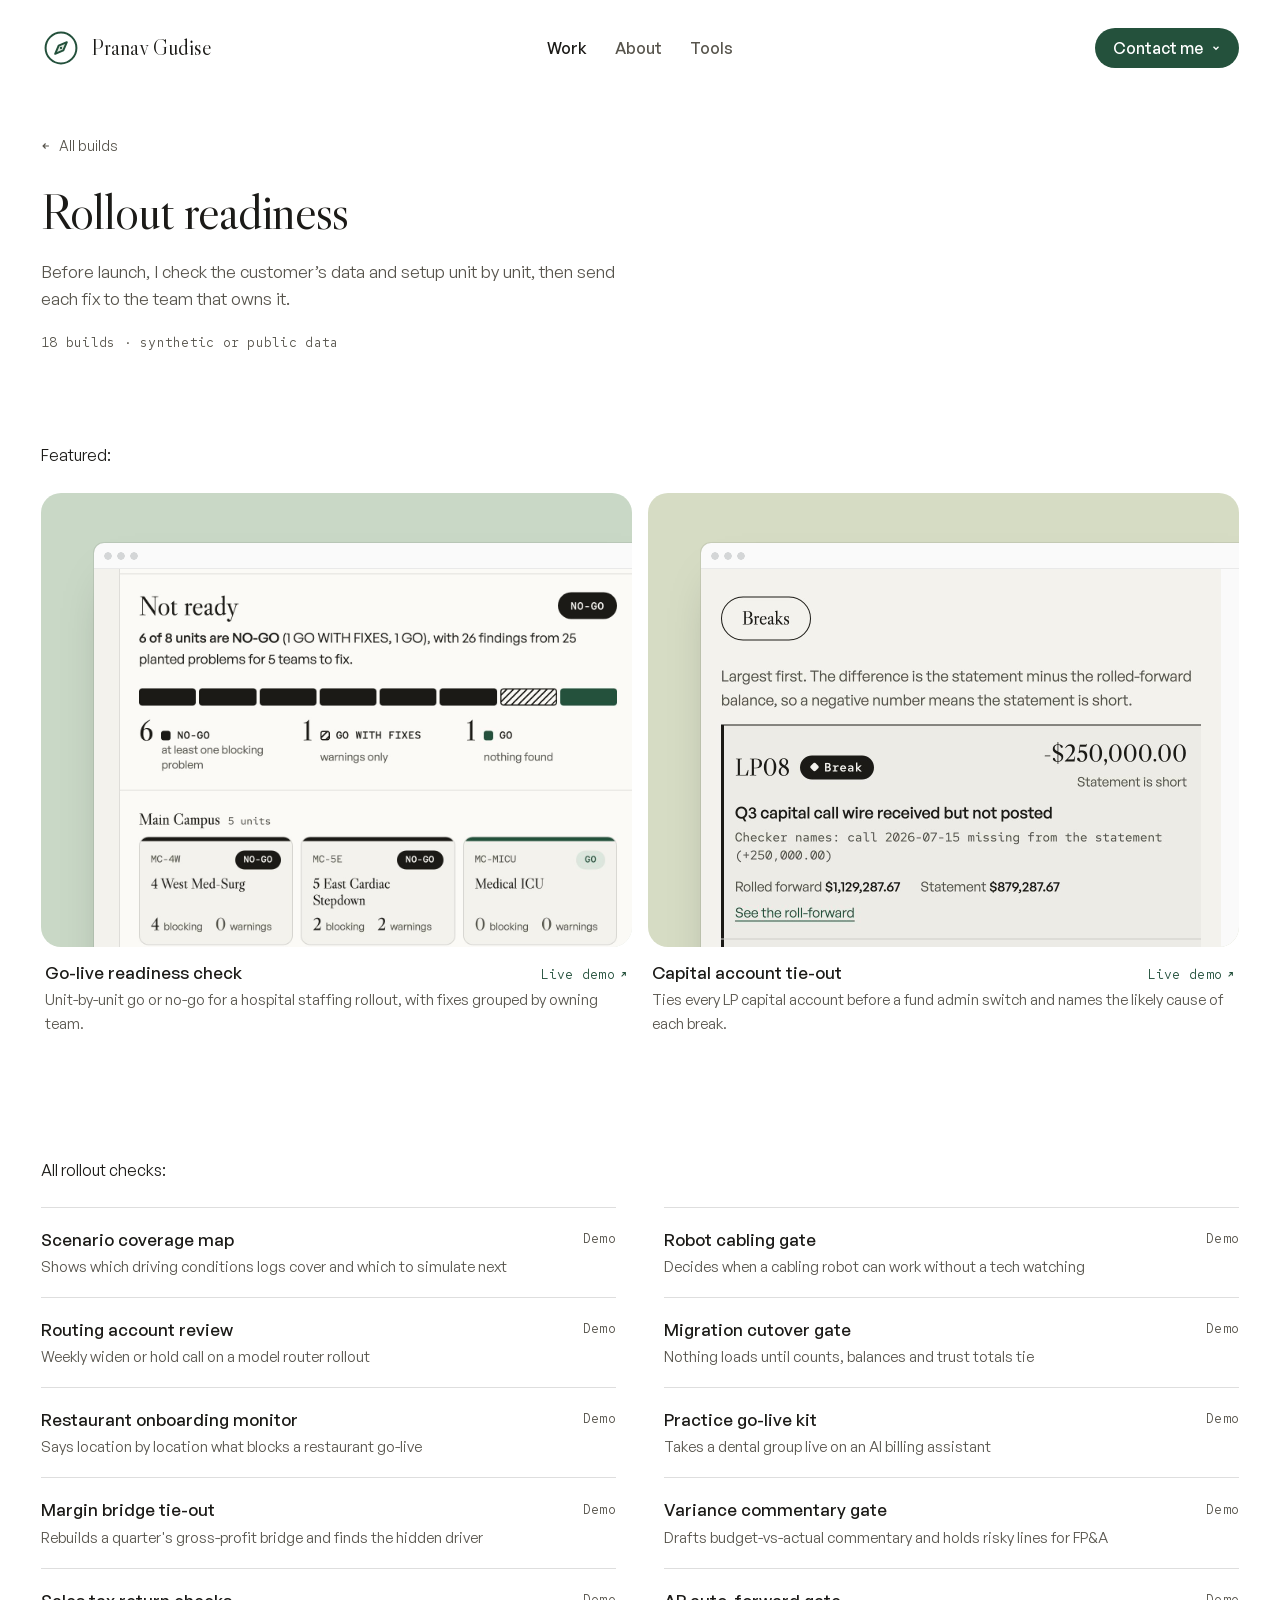
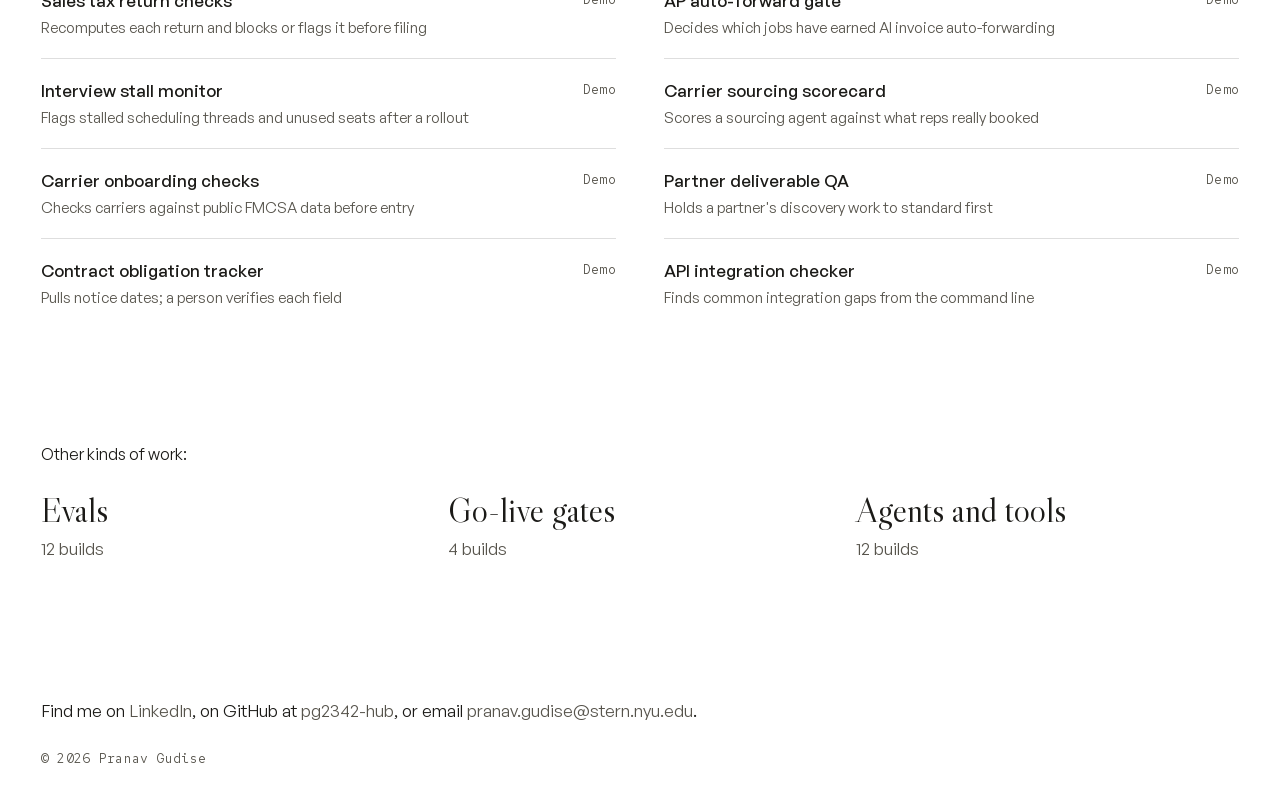
<file: builds/rollout-readiness/index.html>
<!doctype html>
<html lang="en">
<head>
<meta charset="utf-8">
<meta name="viewport" content="width=device-width, initial-scale=1, viewport-fit=cover">
<title>Rollout readiness: builds by Pranav Gudise</title>
<meta name="description" content="18 working rollout checks by Pranav Gudise, most with a demo page that needs no install.">
<link rel="canonical" href="https://pranavgudise.dev/builds/rollout-readiness/">
<link rel="icon" href="../../favicon.svg" type="image/svg+xml">
<meta name="theme-color" content="#ffffff">
<!-- fonts -->
<link rel="preload" href="../../fonts/libre-caslon-display-400-latin.woff2" as="font" type="font/woff2" crossorigin>
<link rel="stylesheet" href="../../fonts/fonts.css">
<style>
/* General Sans, ITF Free Font License (fontshare.com): official files, unmodified, self-hosted */
@font-face { font-family: "General Sans"; src: url("../../fonts/general-sans-400.woff2") format("woff2"); font-weight: 400; font-style: normal; font-display: swap; }
@font-face { font-family: "General Sans"; src: url("../../fonts/general-sans-500.woff2") format("woff2"); font-weight: 500; font-style: normal; font-display: swap; }
@font-face { font-family: "General Sans"; src: url("../../fonts/general-sans-600.woff2") format("woff2"); font-weight: 600; font-style: normal; font-display: swap; }
</style>

<script>try{if(sessionStorage.getItem("sw")==="1"){document.documentElement.classList.add("sw-arrive");sessionStorage.removeItem("sw")}}catch(e){}</script>
<link rel="stylesheet" href="../builds.css">
<link rel="stylesheet" href="../../site2.css">
</head>
<body>
<a class="skip" href="#main">Skip to content</a>
<header class="top">
  <div class="wrap">
    <a class="brand" href="../../"><svg class="mark" viewBox="0 0 24 24" aria-hidden="true"><circle cx="12" cy="12" r="9.25"/><g class="mark__needle"><path class="mark__fill" d="M15.5 8.5 L 13.4 13.4 L 8.5 15.5 L 10.6 10.6 Z"/></g><circle class="mark__pin" cx="12" cy="12" r=".7"/></svg><span class="brand__name">Pranav Gudise</span></a>
    <nav class="nav" aria-label="Pages"><a href="../../builds/" aria-current="page">Work</a><a href="../../about/">About</a><a href="../../tools/">Tools</a></nav>
    <div class="top__end">
    <div class="contact" id="contact-menu-wrap"><button class="pill contact__btn" type="button" aria-expanded="false" aria-controls="contact-menu">Contact me <svg viewBox="0 0 12 12" aria-hidden="true"><path d="M3 4.5 6 7.5 9 4.5"/></svg></button><div class="contact__menu" id="contact-menu"><div class="contact__list"><a href="https://www.linkedin.com/in/pranav-gudise/">LinkedIn <span>Message me</span></a><a href="../../pranav-gudise-cv.pdf">CV <span>PDF</span></a></div></div></div>
    </div>
  </div>
</header>
<main id="main">
  <section class="hero bhero" id="top" aria-labelledby="page-h">
    <div class="wrap">
      <a class="bhero__back mono" href="../"><svg viewBox="0 0 12 12" aria-hidden="true"><path d="M9.5 6h-7M5.5 3l-3 3 3 3"/></svg>All builds</a>
      <h1 id="page-h">Rollout readiness</h1>
      <p class="bhero__lead">Before launch, I check the customer&rsquo;s data and setup unit by unit, then send each fix to the team that owns it.</p>
      <p class="bhero__count mono">18 builds &middot; synthetic or public data</p>
    </div>
  </section>

  <section class="section" id="featured" aria-labelledby="feat-h">
    <div class="wrap">
      <div class="section__top"><h2 class="label" id="feat-h">Featured</h2></div>
      <div class="ltiles">
        <a class="tile tile--l" href="https://pg2342-hub.github.io/golive-readiness-check/">
          <span class="tile__frame"><span class="tile__shot"><img src="../../work/golive-readiness-check.jpg?v=20261124" width="720" height="640" alt="Readiness board, not ready: 6 of 8 units are NO-GO, 1 GO with fixes and 1 GO, with 26 findings for 5 teams to fix." loading="lazy"></span></span>
          <span class="tile__cap"><span class="tile__row"><b>Go-live readiness check</b><span class="tag mono">Live demo <svg viewBox="0 0 12 12" aria-hidden="true"><path d="M3.5 8.5 8.5 3.5M4.5 3.5h4v4"/></svg></span></span><span>Unit-by-unit go or no-go for a hospital staffing rollout, with fixes grouped by owning team.</span></span>
        </a>
        <a class="tile tile--l" href="https://pg2342-hub.github.io/capital-account-tieout/">
          <span class="tile__frame"><span class="tile__shot"><img style="max-width:520px" src="../../work/capital-account-tieout.jpg?v=20261124" width="520" height="640" alt="Breaks ledger, largest first: LP08 is short $250,000 for a capital call wire not posted, and LP12 is short $96,000 for a write-up not allocated." loading="lazy"></span></span>
          <span class="tile__cap"><span class="tile__row"><b>Capital account tie-out</b><span class="tag mono">Live demo <svg viewBox="0 0 12 12" aria-hidden="true"><path d="M3.5 8.5 8.5 3.5M4.5 3.5h4v4"/></svg></span></span><span>Ties every LP capital account before a fund admin switch and names the likely cause of each break.</span></span>
        </a>
      </div>
    </div>
  </section>

  <section class="section" id="all" aria-labelledby="all-h">
    <div class="wrap">
      <div class="section__top"><h2 class="label" id="all-h">All rollout checks</h2></div>
      <ul class="more blist" aria-labelledby="all-h">
          <li data-repo="scenario-coverage-map"><a href="https://pranavgudise.dev/scenario-coverage-map/"><b>Scenario coverage map</b><em>Shows which driving conditions logs cover and which to simulate next</em><span class="mono">Demo</span></a></li>
          <li data-repo="robot-cabling-gate"><a href="https://pg2342-hub.github.io/robot-cabling-gate/"><b>Robot cabling gate</b><em>Decides when a cabling robot can work without a tech watching</em><span class="mono">Demo</span></a></li>
          <li data-repo="routing-account-review"><a href="https://pranavgudise.dev/routing-account-review/"><b>Routing account review</b><em>Weekly widen or hold call on a model router rollout</em><span class="mono">Demo</span></a></li>
          <li data-repo="migration-cutover-gate"><a href="https://pranavgudise.dev/migration-cutover-gate/"><b>Migration cutover gate</b><em>Nothing loads until counts, balances and trust totals tie</em><span class="mono">Demo</span></a></li>
          <li data-repo="restaurant-onboarding-monitor"><a href="https://pranavgudise.dev/restaurant-onboarding-monitor/"><b>Restaurant onboarding monitor</b><em>Says location by location what blocks a restaurant go-live</em><span class="mono">Demo</span></a></li>
          <li data-repo="practice-golive-kit"><a href="https://pranavgudise.dev/practice-golive-kit/"><b>Practice go-live kit</b><em>Takes a dental group live on an AI billing assistant</em><span class="mono">Demo</span></a></li>
          <li data-repo="margin-bridge-tieout"><a href="https://pg2342-hub.github.io/margin-bridge-tieout/"><b>Margin bridge tie-out</b><em>Rebuilds a quarter's gross-profit bridge and finds the hidden driver</em><span class="mono">Demo</span></a></li>
          <li data-repo="variance-commentary-gate"><a href="https://pranavgudise.dev/variance-commentary-gate/"><b>Variance commentary gate</b><em>Drafts budget-vs-actual commentary and holds risky lines for FP&amp;A</em><span class="mono">Demo</span></a></li>
          <li data-repo="sales-tax-return-checks"><a href="https://pg2342-hub.github.io/sales-tax-return-checks/"><b>Sales tax return checks</b><em>Recomputes each return and blocks or flags it before filing</em><span class="mono">Demo</span></a></li>
          <li data-repo="ap-autoforward-gate"><a href="https://pg2342-hub.github.io/ap-autoforward-gate/"><b>AP auto-forward gate</b><em>Decides which jobs have earned AI invoice auto-forwarding</em><span class="mono">Demo</span></a></li>
          <li data-repo="interview-stall-monitor"><a href="https://pg2342-hub.github.io/interview-stall-monitor/"><b>Interview stall monitor</b><em>Flags stalled scheduling threads and unused seats after a rollout</em><span class="mono">Demo</span></a></li>
          <li data-repo="carrier-sourcing-scorecard"><a href="https://pg2342-hub.github.io/carrier-sourcing-scorecard/"><b>Carrier sourcing scorecard</b><em>Scores a sourcing agent against what reps really booked</em><span class="mono">Demo</span></a></li>
          <li data-repo="carrier-onboarding-checks"><a href="https://pg2342-hub.github.io/carrier-onboarding-checks/"><b>Carrier onboarding checks</b><em>Checks carriers against public FMCSA data before entry</em><span class="mono">Demo</span></a></li>
          <li data-repo="partner-deliverable-qa"><a href="https://pg2342-hub.github.io/partner-deliverable-qa/"><b>Partner deliverable QA</b><em>Holds a partner's discovery work to standard first</em><span class="mono">Demo</span></a></li>
          <li data-repo="contract-obligation-tracker"><a href="https://pg2342-hub.github.io/contract-obligation-tracker/"><b>Contract obligation tracker</b><em>Pulls notice dates; a person verifies each field</em><span class="mono">Demo</span></a></li>
          <li data-repo="odyssey-doctor"><a href="https://pg2342-hub.github.io/odyssey-doctor/"><b>API integration checker</b><em>Finds common integration gaps from the command line</em><span class="mono">Demo</span></a></li>
        </ul>
    </div>
  </section>

  <section class="section" id="other" aria-labelledby="other-h">
    <div class="wrap">
      <div class="section__top"><h2 class="label" id="other-h">Other kinds of work</h2></div>
      <ul class="bnav">
        <li><a href="../evals/"><b>Evals</b><span>12 builds</span></a></li>
        <li><a href="../go-live-gates/"><b>Go-live gates</b><span>4 builds</span></a></li>
        <li><a href="../agents/"><b>Agents and tools</b><span>12 builds</span></a></li>
      </ul>
    </div>
  </section>

  <section class="close" id="contact" aria-label="Contact">
    <div class="wrap">
      <p class="findme">Find me on <a href="https://www.linkedin.com/in/pranav-gudise/">LinkedIn</a>, on GitHub at <a href="https://github.com/pg2342-hub">pg2342-hub</a>, or email <a href="mailto:pranav.gudise@stern.nyu.edu">pranav.gudise@stern.nyu.edu</a>.</p>
      <div class="foot"><span class="foot__c">&copy; 2026 Pranav Gudise</span><a class="fm" id="fm" href="https://www.last.fm/" hidden><span class="fm__art"><svg viewBox="0 0 32 32" aria-hidden="true"><circle cx="16" cy="16" r="15" fill="#1b1a17"/><circle cx="16" cy="16" r="10.5" fill="none" stroke="#3a3833" stroke-width=".8"/><circle cx="16" cy="16" r="7" fill="none" stroke="#3a3833" stroke-width=".8"/><circle cx="16" cy="16" r="4.2" fill="#dce6dc"/><circle cx="16" cy="16" r="1" fill="#1b1a17"/></svg></span><span class="fm__txt"><b></b><span></span></span></a></div>
    </div>
  </section>
</main>
<script src="../../site.js" defer></script>
</body>
</html>
</file>
<file: fonts/fonts.css>
/* Libre Caslon Display and Red Hat Mono: SIL Open Font License, from Google Fonts */
@font-face {
  font-family: "Red Hat Mono";
  font-style: normal;
  font-weight: 400;
  font-display: swap;
  src: url("red-hat-mono-latin-ext.woff2") format("woff2");
  unicode-range: U+0100-02BA, U+02BD-02C5, U+02C7-02CC, U+02CE-02D7, U+02DD-02FF, U+0304, U+0308, U+0329, U+1D00-1DBF, U+1E00-1E9F, U+1EF2-1EFF, U+2020, U+20A0-20AB, U+20AD-20C4, U+2113, U+2C60-2C7F, U+A720-A7FF;
}
@font-face {
  font-family: "Red Hat Mono";
  font-style: normal;
  font-weight: 400;
  font-display: swap;
  src: url("red-hat-mono-latin.woff2") format("woff2");
  unicode-range: U+0000-00FF, U+0131, U+0152-0153, U+02BB-02BC, U+02C6, U+02DA, U+02DC, U+0304, U+0308, U+0329, U+2000-206F, U+20AC, U+2122, U+2191, U+2193, U+2212, U+2215, U+FEFF, U+FFFD;
}
@font-face {
  font-family: "Red Hat Mono";
  font-style: normal;
  font-weight: 500;
  font-display: swap;
  src: url("red-hat-mono-latin-ext.woff2") format("woff2");
  unicode-range: U+0100-02BA, U+02BD-02C5, U+02C7-02CC, U+02CE-02D7, U+02DD-02FF, U+0304, U+0308, U+0329, U+1D00-1DBF, U+1E00-1E9F, U+1EF2-1EFF, U+2020, U+20A0-20AB, U+20AD-20C4, U+2113, U+2C60-2C7F, U+A720-A7FF;
}
@font-face {
  font-family: "Red Hat Mono";
  font-style: normal;
  font-weight: 500;
  font-display: swap;
  src: url("red-hat-mono-latin.woff2") format("woff2");
  unicode-range: U+0000-00FF, U+0131, U+0152-0153, U+02BB-02BC, U+02C6, U+02DA, U+02DC, U+0304, U+0308, U+0329, U+2000-206F, U+20AC, U+2122, U+2191, U+2193, U+2212, U+2215, U+FEFF, U+FFFD;
}
@font-face {
  font-family: "Libre Caslon Display";
  font-style: normal;
  font-weight: 400;
  font-display: swap;
  src: url("libre-caslon-display-400-latin-ext.woff2") format("woff2");
  unicode-range: U+0100-02BA, U+02BD-02C5, U+02C7-02CC, U+02CE-02D7, U+02DD-02FF, U+0304, U+0308, U+0329, U+1D00-1DBF, U+1E00-1E9F, U+1EF2-1EFF, U+2020, U+20A0-20AB, U+20AD-20C4, U+2113, U+2C60-2C7F, U+A720-A7FF;
}
@font-face {
  font-family: "Libre Caslon Display";
  font-style: normal;
  font-weight: 400;
  font-display: swap;
  src: url("libre-caslon-display-400-latin.woff2") format("woff2");
  unicode-range: U+0000-00FF, U+0131, U+0152-0153, U+02BB-02BC, U+02C6, U+02DA, U+02DC, U+0304, U+0308, U+0329, U+2000-206F, U+20AC, U+2122, U+2191, U+2193, U+2212, U+2215, U+FEFF, U+FFFD;
}
</file>
<file: site.css>
/* Layout borrows bradleyziffer.com (2026-11-23); colours and type are Pranav's own: white page, evergreen accent, Libre Caslon Display, General Sans, Red Hat Mono. */
:root {
  --paper: #ffffff;
  --ink: #1b1a17;
  --ink-2: #57544c;
  --rule: rgb(27 26 23 / .14);
  --accent: #24513c;
  --accent-deep: #1b3f2e;
  --accent-wash: #dce6dc;
  --tint-1: #c9d8c6;
  --tint-2: #d6dcc4;
  --tint-3: #bfd2c3;
  --serif: "Libre Caslon Display", Georgia, serif;
  --sans: "General Sans", "Helvetica Neue", Arial, sans-serif;
  --mono: "Red Hat Mono", ui-monospace, Menlo, monospace;
  --wrap: min(1248px, calc(100% - 64px));
  --ease: cubic-bezier(.16, 1, .3, 1);
}
*, *::before, *::after { box-sizing: border-box; }
html { -webkit-text-size-adjust: 100%; scroll-behavior: smooth; }
@media (prefers-reduced-motion: reduce) { html { scroll-behavior: auto; } }
body { margin: 0; background: var(--paper); color: var(--ink); font: 400 17px/1.6 var(--sans); text-rendering: optimizeLegibility; }
::selection { background: var(--accent-wash); color: var(--ink); }
a { color: inherit; }
:focus-visible { outline: 2px solid var(--accent); outline-offset: 3px; border-radius: 6px; }
img { display: block; max-width: 100%; height: auto; }
h1, h2, h3 { font-family: var(--serif); font-weight: 400; margin: 0; }
p { margin: 0; }
.wrap { width: var(--wrap); margin-inline: auto; }
.mono { font-family: var(--mono); font-size: 13px; letter-spacing: .02em; }
.nb { white-space: nowrap; }
.skip { position: absolute; left: 12px; top: -64px; z-index: 30; background: var(--ink); color: #fff; padding: 10px 14px; border-radius: 8px; text-decoration: none; }
.skip:focus { top: 12px; }

/* header: a mark and one black pill */
.top .wrap { display: flex; align-items: center; justify-content: space-between; padding: 32px 0 0; }
.brand { display: inline-flex; align-items: center; gap: 10px; text-decoration: none; }
.brand__name { font: 400 22px/1 var(--serif); }
.mark { width: 40px; height: 40px; overflow: visible; }
.mark circle, .mark path { fill: none; stroke: var(--accent); stroke-width: 1.2; stroke-linecap: round; stroke-linejoin: round; }
.mark .mark__fill { fill: var(--accent-wash); }
.mark .mark__pin { fill: var(--accent); stroke-width: 0; }
.mark__needle { transform-origin: 12px 12px; transition: transform .9s cubic-bezier(.34, 1.56, .64, 1); }
.brand:hover .mark__needle, .brand:focus-visible .mark__needle { transform: rotate(-45deg); }
@media (prefers-reduced-motion: reduce) { .mark__needle { transition: none; } }
.pill { display: inline-flex; align-items: center; gap: 8px; min-height: 40px; padding: 0 18px; border-radius: 999px; background: var(--accent); color: #fff; font: 500 16px/1 var(--sans); text-decoration: none; transition: background-color .2s; }
.pill:hover { background: var(--accent-deep); }
.pill__short { display: none; }

/* hero */
.hero { padding: 64px 0 120px; }
.hero h1 { font-size: clamp(36px, 3.4vw, 48px); line-height: 1.16; letter-spacing: -.01em; max-width: 13em; }
.hero h1 em { font-style: italic; }
.hl { color: var(--accent); background: var(--accent-wash); display: inline-block; line-height: .85; padding: 0 .06em .22em; }
.ico { display: inline-block; width: .5em; height: .5em; margin: 0 .12em 0 .32em; vertical-align: .08em; overflow: visible; }
.ico circle, .ico path { fill: none; stroke: var(--accent); stroke-width: 1.6; stroke-linecap: round; stroke-linejoin: round; }
.ico .ico__fill { fill: var(--accent-wash); }
.hero__lead { margin-top: 36px; max-width: 34em; font-size: 18px; line-height: 1.6; color: var(--ink-2); }

/* section label: an outlined serif pill */
.label { display: inline-flex; align-items: center; min-height: 48px; padding: 0 20px; border: 1px solid var(--ink); border-radius: 999px; font: 400 22px/1 var(--serif); }
.section { padding: 0 0 160px; }
.section__top { margin-bottom: 40px; }

/* selected builds: a narrow and a wide column of tiles */
.tiles { display: grid; grid-template-columns: minmax(0, 1fr) minmax(0, 2.04fr); gap: 16px; align-items: start; }
.tiles__col { display: grid; gap: 16px; }
.tile { display: block; text-decoration: none; }
.tile__frame { position: relative; display: block; border-radius: 20px; overflow: hidden; background: var(--tint-1); }
.tile--n .tile__frame { aspect-ratio: 405 / 420; }
.tile--t .tile__frame { aspect-ratio: 405 / 560; }
.tile--w .tile__frame { aspect-ratio: 825 / 560; }
.tile:nth-child(2) .tile__frame { background: var(--tint-2); }
.tile:nth-child(3) .tile__frame { background: var(--tint-3); }
.tile__shot { position: absolute; left: 9%; width: min(96%, 720px); top: 11%; display: block; padding-top: 26px; border-radius: 10px; overflow: hidden; background: #fafafa; box-shadow: 0 0 0 1px rgb(15 17 17 / .08), 0 24px 48px -24px rgb(15 17 17 / .35); transition: transform .7s var(--ease); }
.tile__shot::before { content: ""; position: absolute; inset: 0 0 auto; height: 26px; border-bottom: 1px solid rgb(15 17 17 / .07); background: radial-gradient(circle at 14px 13px, #d4d6d7 3.5px, transparent 4px), radial-gradient(circle at 27px 13px, #d4d6d7 3.5px, transparent 4px), radial-gradient(circle at 40px 13px, #d4d6d7 3.5px, transparent 4px); }
.tile__shot img { display: block; }
@media (hover: hover) { .tile:hover .tile__shot { transform: translateY(-6px); } }
@media (prefers-reduced-motion: reduce) { .tile__shot { transition: none; } .tile:hover .tile__shot { transform: none; } }
.tile__cap { display: flex; flex-direction: column; gap: 2px; padding: 12px 4px 8px; }
.tile__row { display: flex; align-items: baseline; justify-content: space-between; gap: 12px; }
.tile__row b { font-weight: 500; font-size: 17px; }
.tile__cap > span:last-child { color: var(--ink-2); font-size: 15px; max-width: 40em; }
.tag { display: inline-flex; align-items: center; gap: 4px; color: var(--accent); white-space: nowrap; }
.tag svg { width: 9px; height: 9px; fill: none; stroke: currentColor; stroke-width: 1.4; }
.tile:hover .tile__row b { text-decoration: underline; text-underline-offset: 4px; }

/* section headings: large centered serif with one evergreen italic phrase */
.sec__head { margin-bottom: 56px; }
.sec__head--right { text-align: right; }
.sec__head h2 { font-size: clamp(40px, 5.6vw, 80px); line-height: 1.08; letter-spacing: -.015em; text-wrap: balance; }
.sec__head h2 em { font-style: italic; color: var(--accent); }
.roles { list-style: none; margin: 0; padding: 0; }
.roles li { display: grid; grid-template-columns: minmax(0, 1fr) minmax(0, 1.5fr) 11em; gap: 24px; align-items: baseline; padding: 22px 0; font-size: 18px; line-height: 1.3; }
.roles li + li { border-top: 1px solid var(--rule); }
.roles li span:first-child { font-weight: 500; }
.roles li span:nth-child(2) { color: var(--ink-2); }
.roles li span:last-child { text-align: right; font: 400 13px/1.3 var(--mono); letter-spacing: .02em; color: var(--ink-2); font-variant-numeric: tabular-nums; }

/* four kinds of work: serif titles beside short descriptions */
.craft__grid { list-style: none; margin: 0; padding: 0; display: grid; grid-template-columns: repeat(2, minmax(0, 1fr)); }
.craft__grid li { display: grid; grid-template-columns: minmax(0, 13em) minmax(0, 1fr); gap: 24px; align-items: start; min-width: 0; padding: 40px 40px 40px 0; }
.craft__grid li:nth-child(even) { padding: 40px 0 40px 40px; border-left: 1px solid var(--rule); }
.craft__grid li:nth-child(-n+2) { border-bottom: 1px solid var(--rule); }
.craft__grid h3 { font-size: 34px; line-height: 1.1; }
.craft__grid p { color: var(--ink-2); }
.craft__grid a { display: inline-flex; align-items: center; gap: 6px; min-height: 44px; margin-top: 8px; color: var(--accent); text-decoration: none; }
.craft__grid a svg { width: 10px; height: 10px; fill: none; stroke: currentColor; stroke-width: 1.4; }
.craft__grid a:hover span { text-decoration: underline; text-underline-offset: 4px; }

/* closing statement and footer */
.close { padding: 40px 0 48px; }
.close__rule { border: 0; height: 1px; margin: 0 0 24px; background: repeating-linear-gradient(90deg, rgb(27 26 23 / .45) 0 10px, transparent 10px 18px); }
.close h2 { font-size: max(40px, calc(min(1248px, 100vw - 64px) / 11.1)); line-height: 1.05; letter-spacing: -.015em; white-space: nowrap; }
.close h2 em { font-style: italic; color: var(--accent); }
.foot { display: flex; flex-wrap: wrap; gap: 12px 56px; margin-top: 56px; font: 500 16px/1 var(--sans); }
.foot a { text-decoration: none; min-height: 24px; display: inline-flex; align-items: center; }
.foot a:hover { text-decoration: underline; text-underline-offset: 4px; }
.foot span { color: var(--ink-2); margin-left: auto; font: 400 13px/1 var(--mono); letter-spacing: .02em; }

@media (max-width: 1000px) {
  .tiles { grid-template-columns: minmax(0, 1fr); }
  .tile--n .tile__frame, .tile--t .tile__frame, .tile--w .tile__frame { aspect-ratio: 16 / 11; }
  .craft__grid { grid-template-columns: minmax(0, 1fr); }
  .craft__grid li, .craft__grid li:nth-child(even) { padding: 32px 0; border-left: 0; }
  .craft__grid li:nth-child(-n+3) { border-bottom: 1px solid var(--rule); }
}
@media (max-width: 700px) {
  :root { --wrap: calc(100% - 40px); }
  .hero { padding: 48px 0 88px; }
  .section { padding-bottom: 112px; }
  .tile--n .tile__frame, .tile--t .tile__frame, .tile--w .tile__frame { aspect-ratio: 4 / 3; border-radius: 16px; }
  .tile__shot { left: 6%; width: 120%; top: 10%; }
  .sec__head--right { text-align: left; }
  .roles li { grid-template-columns: minmax(0, 1fr) auto; row-gap: 4px; font-size: 16px; }
  .roles li span:nth-child(2) { grid-column: 1 / -1; grid-row: 2; color: var(--ink-2); }
  .roles li span:last-child { grid-column: 2; grid-row: 1; }
  .craft__grid li { grid-template-columns: minmax(0, 1fr); gap: 12px; }
  .close h2 { white-space: normal; }
  .foot span { margin-left: 0; width: 100%; }
}
@media (max-width: 420px) { .pill__long { display: none; } .pill__short { display: inline; } }
</file>
<file: site2.css>
/* Second layer for the homepage, About and Tools: page nav, the receipts switch, the hero gate,
   the build index, the listening card and the commits grid. Tokens come from site.css. */

/* header: mark, page links, receipts switch, one pill */
.top .wrap { gap: 24px; }
.nav { display: flex; gap: 4px; margin-right: auto; margin-left: 40px; }
.nav a { display: inline-flex; align-items: center; min-height: 40px; padding: 0 12px; border-radius: 999px; text-decoration: none; color: var(--ink-2); font: 500 16px/1 var(--sans); transition: color .2s, background-color .2s; }
.nav a:hover { color: var(--ink); background: rgb(27 26 23 / .05); }
.nav a[aria-current="page"] { color: var(--ink); }
.top__end { display: flex; align-items: center; gap: 16px; }
.rcpt { display: inline-flex; align-items: center; gap: 10px; min-height: 40px; padding: 0 4px; border: 0; background: none; color: var(--ink-2); font: 500 16px/1 var(--sans); cursor: pointer; }
.rcpt__track { position: relative; width: 34px; height: 20px; border-radius: 999px; background: rgb(27 26 23 / .14); transition: background-color .25s var(--ease); }
.rcpt__track::after { content: ""; position: absolute; top: 3px; left: 3px; width: 14px; height: 14px; border-radius: 50%; background: #fff; box-shadow: 0 1px 2px rgb(27 26 23 / .25); transition: transform .35s var(--ease); }
.rcpt[aria-checked="true"] { color: var(--ink); }
.rcpt[aria-checked="true"] .rcpt__track { background: var(--accent); }
.rcpt[aria-checked="true"] .rcpt__track::after { transform: translateX(14px); }

/* hero: the sentence, and beside it the freight agent's last gate playing out */
.hero .wrap { display: grid; grid-template-columns: minmax(0, 1fr) 400px; gap: 48px 64px; align-items: end; }
.gate { border: 1px solid var(--rule); border-radius: 20px; padding: 20px 22px 18px; background: #fff; box-shadow: 0 24px 48px -32px rgb(15 17 17 / .3); text-decoration: none; display: block; }
.gate__top { display: flex; justify-content: space-between; align-items: baseline; gap: 12px; }
.gate__top b { font-weight: 500; font-size: 15px; }
 }
.gate__sub { margin-top: 4px; color: var(--ink-2); font-size: 14px; }
.gate__sq { display: grid; grid-template-columns: repeat(13, minmax(0, 1fr)); gap: 5px; margin: 18px 0 14px; }
.gate__sq i { aspect-ratio: 1; border-radius: 4px; border: 1px solid rgb(27 26 23 / .28); background: #fff; transform: scale(.6); opacity: 0; }
.gate__sq i.on { background: var(--accent); border-color: var(--accent); transform: none; opacity: 1; transition: transform .45s var(--ease), opacity .3s, background-color .3s; }
.gate__score { display: flex; align-items: center; justify-content: space-between; gap: 12px; }
.gate__score b { font: 400 44px/1 var(--serif); font-variant-numeric: tabular-nums; }
.gate__score span { color: var(--ink-2); font-size: 14px; }
.badge { display: inline-flex; align-items: center; min-height: 30px; padding: 0 14px; border-radius: 999px; background: var(--accent-wash); color: var(--accent); font: 500 13px/1 var(--mono); letter-spacing: .06em; }
.gate .badge { opacity: 0; transform: scale(.8); transition: opacity .3s, transform .5s cubic-bezier(.34, 1.56, .64, 1); }
.gate.done .badge { opacity: 1; transform: none; }
.roll { display: grid; grid-template-columns: repeat(3, minmax(0, 1fr)); gap: 6px; margin-top: 16px; padding-top: 14px; border-top: 1px solid var(--rule); }
.roll span { position: relative; padding-top: 10px; color: var(--ink-2); font: 400 12px/1.2 var(--mono); letter-spacing: .02em; }
.roll span::before { content: ""; position: absolute; left: 0; right: 0; top: 0; height: 3px; border-radius: 3px; background: rgb(27 26 23 / .1); }
.roll span::after { content: ""; position: absolute; left: 0; top: 0; height: 3px; width: 0; border-radius: 3px; background: var(--accent); transition: width .6s var(--ease); }
.roll span.on { color: var(--ink); }
.roll span.on::after { width: 100%; }
.gate__foot { margin-top: 12px; color: var(--ink-2); font-size: 13px; }
.gate:hover .gate__foot { color: var(--ink); }

/* featured: one wide tile, two below */
.tiles3 { display: grid; grid-template-columns: repeat(2, minmax(0, 1fr)); gap: 16px; }
.tiles3 .tile--full { grid-column: 1 / -1; }
.tiles3 .tile--full .tile__frame { aspect-ratio: 1248 / 640; }
.tiles3 .tile--full .tile__shot { width: min(74%, 900px); left: 13%; top: 9%; }
.tiles3 .tile--half .tile__frame { aspect-ratio: 616 / 470; background: var(--tint-2); }
.tiles3 .tile--half:last-child .tile__frame { background: var(--tint-3); }
.tiles3 .tile--half .tile__shot { width: 112%; left: 8%; top: 11%; }

/* receipts: the measured result of each build, shown on demand */
.chip { position: absolute; left: 16px; top: 16px; z-index: 2; display: inline-flex; align-items: center; min-height: 30px; padding: 0 12px; border-radius: 999px; background: var(--ink); color: #fff; font: 500 13px/1 var(--mono); letter-spacing: .02em; opacity: 0; transform: translateY(-6px); transition: opacity .3s, transform .4s var(--ease); pointer-events: none; max-width: calc(100% - 32px); white-space: nowrap; overflow: hidden; text-overflow: ellipsis; }
html.receipts .chip { opacity: 1; transform: none; }

/* the build index: every build as one sentence of names */
.idx__top { display: flex; flex-wrap: wrap; align-items: center; justify-content: space-between; gap: 16px 24px; margin-bottom: 48px; }
.seg { display: flex; flex-wrap: wrap; gap: 4px; padding: 4px; border-radius: 999px; background: rgb(27 26 23 / .05); }
.seg button { display: inline-flex; align-items: center; gap: 8px; min-height: 40px; padding: 0 16px; border: 0; border-radius: 999px; background: none; color: var(--ink-2); font: 500 15px/1 var(--sans); cursor: pointer; transition: background-color .2s, color .2s; }
.seg button:hover { color: var(--ink); }
.seg button[aria-checked="true"] { background: var(--ink); color: #fff; }
.seg button span { font: 400 12px/1 var(--mono); opacity: .7; font-variant-numeric: tabular-nums; }
.idx__body { display: grid; grid-template-columns: minmax(0, 1fr) 380px; gap: 56px; align-items: start; }
.idx__names { margin: 0; padding: 0; list-style: none; font: 400 clamp(36px, 4.6vw, 66px)/1.12 var(--serif); letter-spacing: -.012em; }
.idx__names li { display: inline; }
.idx__names a { text-decoration: none; transition: opacity .35s var(--ease), filter .35s var(--ease), color .2s; }
.idx__names li:not(:last-child)::after { content: ", "; color: rgb(27 26 23 / .3); transition: opacity .35s var(--ease), filter .35s var(--ease); }
.idx__names .r { display: none; margin-left: .35em; vertical-align: .9em; color: var(--accent); font: 500 13px/1 var(--mono); letter-spacing: .02em; white-space: nowrap; }
html.receipts .idx__names .r { display: inline; }
.idx__names.swap { opacity: 0; filter: blur(8px); }
.idx__names { transition: opacity .3s, filter .3s; }
@media (hover: hover) and (min-width: 1001px) {
  .idx__names:has(a:hover, a:focus-visible) a:not(:hover):not(:focus-visible),
  .idx__names:has(a:hover, a:focus-visible) li::after { opacity: .18; filter: blur(5px); }
}
.idx__names a:focus-visible { outline-offset: 6px; }
.idx__more { margin-top: 40px; color: var(--ink-2); }
.idx__more a, .idx__more button { color: var(--accent); background: none; border: 0; padding: 0; font: inherit; cursor: pointer; text-decoration: underline; text-underline-offset: 4px; }

.card { position: sticky; top: 24px; }
.card__shot { position: relative; display: block; aspect-ratio: 8 / 5; padding-top: 26px; border-radius: 12px; overflow: hidden; background: #fafafa; box-shadow: 0 0 0 1px rgb(15 17 17 / .08), 0 24px 48px -24px rgb(15 17 17 / .35); }
.card__shot::before { content: ""; position: absolute; inset: 0 0 auto; height: 26px; border-bottom: 1px solid rgb(15 17 17 / .07); background: radial-gradient(circle at 14px 13px, #d4d6d7 3.5px, transparent 4px), radial-gradient(circle at 27px 13px, #d4d6d7 3.5px, transparent 4px), radial-gradient(circle at 40px 13px, #d4d6d7 3.5px, transparent 4px); }
.card__shot img { width: 100%; height: 100%; object-fit: cover; object-position: top left; transition: opacity .25s; }
.card__shot.code { display: grid; place-items: center; background: var(--accent-wash); }
.card__shot.code img { display: none; }
.card__shot.code::after { content: "Code on GitHub, no demo page"; color: var(--accent); font: 500 13px/1 var(--mono); }
.card__body { padding: 16px 4px 0; }
.card__row { display: flex; justify-content: space-between; align-items: baseline; gap: 12px; }
.card__row b { font-weight: 500; font-size: 17px; }
.card__kind { color: var(--ink-2); white-space: nowrap; }
.card__res { margin-top: 10px; display: inline-flex; min-height: 28px; align-items: center; padding: 0 12px; border-radius: 999px; background: var(--accent-wash); color: var(--accent); font: 500 13px/1 var(--mono); }
.card__desc { margin-top: 10px; color: var(--ink-2); font-size: 15px; }
.card.flip .card__shot img, .card.flip .card__body { opacity: .0; }
.card__body { transition: opacity .2s; }

/* listening: last song played, from Last.fm */
.fm { display: inline-flex; align-items: center; gap: 12px; margin-left: auto; padding: 6px 14px 6px 6px; border: 1px solid var(--rule); border-radius: 14px; text-decoration: none; max-width: 340px; }
.fm[hidden] { display: none; }
.fm__art { position: relative; width: 44px; height: 44px; flex: none; border-radius: 8px; overflow: hidden; background: var(--accent-wash); }
.fm__art img { width: 100%; height: 100%; object-fit: cover; }
.fm__art svg { position: absolute; inset: 6px; width: 32px; height: 32px; }
.fm.playing .fm__art svg { animation: spin 3.2s linear infinite; }
@keyframes spin { to { transform: rotate(360deg); } }
.fm__txt { display: grid; gap: 3px; min-width: 0; }
.fm__txt b { font-weight: 500; font-size: 15px; line-height: 1.2; white-space: nowrap; overflow: hidden; text-overflow: ellipsis; }
.fm__txt span { color: var(--ink-2); font: 400 12px/1.2 var(--mono); letter-spacing: .02em; white-space: nowrap; overflow: hidden; text-overflow: ellipsis; }
.fm:hover b { text-decoration: underline; text-underline-offset: 3px; }
.foot { align-items: center; }
.foot .foot__c { margin-left: 0; }

/* about */
.ab { padding: 72px 0 120px; }
.ab__lead { font: 400 clamp(36px, 4vw, 56px)/1.12 var(--serif); letter-spacing: -.012em; max-width: 17em; text-wrap: balance; }
.ab__lead em { font-style: italic; color: var(--accent); }
.ab__cols { display: grid; grid-template-columns: minmax(0, 1fr) minmax(0, 1fr); gap: 64px; margin-top: 72px; }
.ab__text p { max-width: 34em; font-size: 18px; color: var(--ink-2); }
.ab__text p + p { margin-top: 20px; }
.ab__text p b { color: var(--ink); font-weight: 500; }
.facts { display: grid; grid-template-columns: max-content minmax(0, 1fr); gap: 14px 32px; margin: 0; align-content: start; }
.facts dt { color: var(--ink-2); font: 400 13px/1.6 var(--mono); letter-spacing: .02em; }
.facts dd { margin: 0; font-weight: 500; }
.commits { margin-top: 96px; }
.commits__grid { display: grid; grid-auto-flow: column; grid-template-rows: repeat(7, minmax(0, 1fr)); gap: 3px; margin-top: 24px; }
.commits__grid i { aspect-ratio: 1; border-radius: 2px; background: rgb(27 26 23 / .07); }
.commits__grid i[data-l="1"] { background: var(--tint-1); }
.commits__grid i[data-l="2"] { background: #8fb39b; }
.commits__grid i[data-l="3"] { background: #4d7d62; }
.commits__grid i[data-l="4"] { background: var(--accent-deep); }
.commits__cap { display: flex; flex-wrap: wrap; justify-content: space-between; gap: 8px 24px; margin-top: 14px; color: var(--ink-2); }
.commits__cap b { color: var(--ink); font-weight: 500; }
.commits__months { display: grid; grid-template-columns: repeat(12, minmax(0, 1fr)); margin-top: 8px; color: var(--ink-2); font: 400 12px/1 var(--mono); }
.ab__path { margin-top: 120px; }
.ab__path h2, .tl__h { font-size: clamp(32px, 3.6vw, 48px); line-height: 1.1; margin-bottom: 24px; }

/* tools */
.tl { padding: 72px 0 120px; }
.tl__intro { margin-top: 16px; max-width: 36em; font-size: 18px; color: var(--ink-2); }
.tool { display: grid; grid-template-columns: minmax(0, 1fr) minmax(0, 1.15fr); gap: 48px; margin-top: 64px; padding-top: 40px; border-top: 1px solid var(--rule); }
.tool h2 { font-size: 40px; line-height: 1.1; }
.tool p { margin-top: 14px; color: var(--ink-2); max-width: 32em; }
.tool__links { display: flex; flex-wrap: wrap; gap: 8px; margin-top: 22px; }
.tool__links a { display: inline-flex; align-items: center; min-height: 40px; padding: 0 16px; border: 1px solid var(--rule); border-radius: 999px; text-decoration: none; font-weight: 500; font-size: 15px; }
.tool__links a:hover { border-color: var(--ink); }
.term { border-radius: 16px; background: #171a17; color: #e8ece6; padding: 18px 20px; font: 400 13px/1.65 var(--mono); overflow-x: auto; }
.term .p { color: #9fbfa9; }
.term .go { color: #9ee0b4; }
.term .no { color: #ffb3a1; }
.term .dim { color: #9aa29a; }
.copy { display: flex; align-items: center; justify-content: space-between; gap: 12px; margin-top: 12px; padding: 8px 8px 8px 16px; border: 1px solid var(--rule); border-radius: 12px; font: 400 14px/1 var(--mono); }
.copy button { min-height: 32px; padding: 0 12px; border: 0; border-radius: 8px; background: rgb(27 26 23 / .06); font: 500 13px/1 var(--sans); cursor: pointer; }
.copy button:hover { background: rgb(27 26 23 / .12); }

@media (max-width: 1000px) {
  .hero .wrap { grid-template-columns: minmax(0, 1fr); }
  .gate { max-width: 440px; }
  .idx__body { grid-template-columns: minmax(0, 1fr); }
  .card { display: none; }
  .idx__names { font-size: clamp(28px, 6.4vw, 44px); line-height: 1.2; }
  .idx__names li { display: block; padding: 14px 0; border-bottom: 1px solid var(--rule); }
  .idx__names li::after { display: none; }
  .idx__names a { display: grid; grid-template-columns: minmax(0, 1fr) 88px; gap: 4px 16px; align-items: center; }
  .idx__names a .n { grid-column: 1; }
  .idx__names .r { display: block; grid-column: 1; margin: 0; vertical-align: 0; white-space: normal; line-height: 1.4; }
  .idx__names .t { grid-column: 2; grid-row: 1 / span 2; display: block; aspect-ratio: 8 / 5; border-radius: 6px; overflow: hidden; background: var(--accent-wash); box-shadow: 0 0 0 1px rgb(15 17 17 / .08); }
  .idx__names .t img { width: 100%; height: 100%; object-fit: cover; object-position: top left; }
  .ab__cols, .tool { grid-template-columns: minmax(0, 1fr); gap: 40px; }
  .nav { margin-left: 8px; }
}
.idx__names .t { display: none; }
@media (max-width: 1000px) { .idx__names .t { display: block; } }
@media (max-width: 700px) {
  .top .wrap { flex-wrap: wrap; row-gap: 8px; }
  .nav { order: 3; width: 100%; margin: 0 -12px; }
  .rcpt__lbl { display: none; }
  .tiles3 { grid-template-columns: minmax(0, 1fr); }
  .tiles3 .tile--full .tile__frame, .tiles3 .tile--half .tile__frame { aspect-ratio: 4 / 3; }
  .tiles3 .tile--full .tile__shot { width: 120%; left: 6%; }
  .fm { margin-left: 0; }
  .commits__grid { gap: 2px; }
  .commits__months { display: none; }
}
@media (prefers-reduced-motion: reduce) {
  .gate__sq i { transform: none; opacity: 1; }
    .idx__names, .idx__names a, .rcpt__track::after, .chip { transition: none; }
}

/* fixes from the first look */
.card { text-decoration: none; display: block; }
.card__res { display: inline-block; padding: 7px 12px; line-height: 1.35; border-radius: 12px; }
.tiles3 .tile--full .tile__shot img { width: 100%; }
.idx__names .r { font-size: 12px; vertical-align: super; }
@media (max-width: 1000px) {
  .idx__names .r { font: 400 14px/1.4 var(--sans); letter-spacing: 0; color: var(--ink-2); vertical-align: 0; }
}

/* every commit, one square each */
.commits__intro { margin-top: 20px; max-width: 40em; color: var(--ink-2); }
.wall { display: flex; flex-wrap: wrap; gap: 3px; margin-top: 28px; }
.wall i { width: 13px; height: 13px; border-radius: 3px; background: rgb(27 26 23 / .12); transition: transform .2s var(--ease); }
.wall i[data-k="agents"], .wall__key i[data-k="agents"] { background: var(--accent-deep); }
.wall i[data-k="evals"], .wall__key i[data-k="evals"] { background: #4d7d62; }
.wall i[data-k="go-live-gates"], .wall__key i[data-k="go-live-gates"] { background: #8fb39b; }
.wall i[data-k="rollout-readiness"], .wall__key i[data-k="rollout-readiness"] { background: var(--tint-1); }
.wall i[data-k="other"], .wall__key i[data-k="other"] { background: transparent; box-shadow: inset 0 0 0 1px rgb(27 26 23 / .3); }
.wall i:hover { transform: scale(1.5); }
.wall__key { display: flex; flex-wrap: wrap; gap: 8px 24px; margin-top: 18px; color: var(--ink-2); }
.wall__key span { display: inline-flex; align-items: center; gap: 8px; }
.wall__key b { color: var(--ink); font-weight: 500; }
.wall__key i { width: 11px; height: 11px; border-radius: 3px; }
@media (max-width: 700px) { .wall i { width: 9px; height: 9px; border-radius: 2px; } }

/* hero field: what the builds handle, drifting at depth; a few in focus and labelled */
.hx { padding-bottom: 120px; }
.hx__field { position: relative; height: clamp(360px, 58vh, 600px); margin-top: -8px; overflow: hidden;
  -webkit-mask-image: radial-gradient(120% 90% at 50% 45%, #000 55%, transparent 92%); mask-image: radial-gradient(120% 90% at 50% 45%, #000 55%, transparent 92%); }
.hx__l { position: absolute; inset: 0; width: 100%; height: 100%; }
.hx__l[data-depth="0"] { filter: blur(7px); }
.hx__l[data-depth="1"] { filter: blur(3.4px); }
.hx__l[data-depth="2"] { filter: blur(1.2px); }
.hx__tags { position: absolute; inset: 0; pointer-events: none; }
.hx__tag { position: absolute; left: 0; top: 0; will-change: transform; }
.hx__tag b { position: absolute; left: -.75px; bottom: 0; padding: 4px 7px; background: var(--c); color: #fff; font: 500 12px/1 var(--sans); white-space: nowrap; }
.hx__tag em { position: absolute; left: 0; top: calc(var(--bh) + 7px); color: var(--c); font: 500 12px/1.3 var(--sans); font-style: normal; white-space: nowrap; }
.hx__tag i { display: none; }
.hx__foot { display: grid; grid-template-columns: minmax(0, 1.35fr) minmax(0, 1fr); gap: 32px 64px; align-items: end; }
.hx h1 { font-size: clamp(38px, 4.4vw, 64px); line-height: 1.1; letter-spacing: -.012em; max-width: 13em; }
.hx h1 em { font-style: italic; }
.hx__side { display: grid; gap: 18px; justify-items: start; }
.hx__side > p { color: var(--ink-2); max-width: 30em; }
.hx__new { display: block; width: 100%; max-width: 30em; padding: 11px 14px; border-radius: 12px; background: rgb(27 26 23 / .05); text-decoration: none; font-size: 15px; white-space: nowrap; overflow: hidden; text-overflow: ellipsis; transition: background-color .2s; }
.hx__new span { color: var(--accent); font-weight: 500; margin-right: 4px; }
.hx__new:hover { background: rgb(27 26 23 / .09); }
.hx__cta { display: flex; flex-wrap: wrap; align-items: center; gap: 14px 20px; }
.hx__cta .pill { background: var(--ink); min-height: 46px; padding: 0 22px; }
.hx__cta .pill:hover { background: #000; }
.hx__commits { display: inline-flex; align-items: center; gap: 12px; text-decoration: none; color: var(--ink-2); }
.hx__commits b { color: var(--ink); font-weight: 500; }
.wall--mini { display: grid; grid-template-columns: repeat(36, 4px); gap: 1px; margin: 0; }
.wall--mini i { width: 4px; height: 4px; border-radius: 1px; }
.wall--mini i:hover { transform: none; }

/* contact: one pill that opens to LinkedIn and the CV */
.contact { position: relative; }
.contact__btn { border: 0; cursor: pointer; }
.contact__btn svg { width: 10px; height: 10px; fill: none; stroke: currentColor; stroke-width: 1.6; transition: transform .3s var(--ease); }
.contact__menu { position: absolute; right: 0; top: 100%; z-index: 20; padding-top: 8px; opacity: 0; visibility: hidden; transform: translateY(-4px); transition: opacity .2s, transform .3s var(--ease), visibility 0s .3s; }
.contact__list { display: grid; min-width: 200px; padding: 6px; border: 1px solid var(--rule); border-radius: 16px; background: #fff; box-shadow: 0 18px 40px -18px rgb(15 17 17 / .35); }
.contact__list a { display: flex; align-items: center; justify-content: space-between; gap: 16px; min-height: 44px; padding: 0 12px; border-radius: 10px; text-decoration: none; font-weight: 500; }
.contact__list a span { color: var(--ink-2); font: 400 12px/1 var(--mono); }
.contact__list a:hover, .contact__list a:focus-visible { background: rgb(27 26 23 / .05); }
.contact:hover .contact__menu, .contact:focus-within .contact__menu, .contact.open .contact__menu { opacity: 1; visibility: visible; transform: none; transition: opacity .2s, transform .3s var(--ease), visibility 0s; }
.contact:hover .contact__btn svg, .contact.open .contact__btn svg { transform: rotate(180deg); }

@media (max-width: 1000px) { .hx__foot { grid-template-columns: minmax(0, 1fr); } }
@media (max-width: 700px) {
  .hx { padding-bottom: 88px; }
  .hx__field { height: 340px; }
  .hx__tag em { white-space: normal; width: 150px; }
  .wall--mini { grid-template-columns: repeat(36, 3px); }
  .wall--mini i { width: 3px; height: 3px; }
}

/* hero, second look */
.hx__l[data-depth="0"] { filter: blur(11px); }
.hx__l[data-depth="1"] { filter: blur(6px); }
.hx__l[data-depth="2"] { filter: blur(2.6px); }
.hx__tag em { display: grid; gap: 2px; font-weight: 400; }
.hx__tag em b2 { font-weight: 500; }
.hx__foot { grid-template-columns: minmax(0, 1.7fr) minmax(0, 1fr); }
.hx h1 { max-width: 15em; font-size: clamp(38px, 4vw, 60px); }
@media (max-width: 1000px) { .hx__foot { grid-template-columns: minmax(0, 1fr); } }
@media (max-width: 700px) { .rcpt { display: none; } }
.tl:has(+ .idx) { padding-bottom: 40px; }

/* header: wider than the page column, page links centred */
.top .wrap { position: relative; width: auto; margin: 0; padding: 28px clamp(20px, 3.2vw, 48px) 0; }
.nav { position: absolute; left: 50%; transform: translateX(-50%); margin: 0; }
.top__end { margin-left: auto; }
@media (max-width: 700px) {
  .top .wrap { padding: 20px 20px 0; }
  .nav { position: static; transform: none; order: 3; width: 100%; margin: 0 -12px; }
}

/* footer: one sentence of ways to reach me, then copyright left and the song right */
.findme { margin-top: 48px; font-size: 20px; line-height: 1.5; max-width: 40em; }
.findme a { color: var(--ink-2); text-decoration: none; transition: color .2s; }
.findme a:hover { color: var(--accent); text-decoration: underline; text-underline-offset: 4px; }
.foot { justify-content: space-between; margin-top: 40px; }
.foot .foot__c { margin: 0; width: auto; color: var(--ink-2); font: 400 13px/1 var(--mono); letter-spacing: .02em; }
.foot .fm { margin-left: auto; }
@media (max-width: 700px) { .findme { font-size: 18px; } .foot .fm { margin-left: 0; } }
.foot .fm span { margin: 0; width: auto; color: inherit; font: inherit; letter-spacing: 0; }
.foot .fm .fm__art { width: 44px; height: 44px; }
.foot .fm .fm__txt { display: grid; }
.foot .fm .fm__txt span { color: var(--ink-2); font: 400 12px/1.2 var(--mono); letter-spacing: .02em; }
.foot .fm b { font: 500 15px/1.2 var(--sans); }

/* two-line headline, set large */
.hx h1 { font-size: clamp(42px, 5.6vw, 88px); line-height: 1.02; letter-spacing: -.02em; max-width: 11em; text-wrap: balance; }
.hx h1 .hl { line-height: .9; padding: 0 .08em .14em; }
.hx h1 em { color: var(--accent); }

/* hero, the gate version: work drifts in blurred, is judged at the gate, and settles into lanes */
.hx__field { -webkit-mask-image: linear-gradient(to right, transparent 0, #000 12%), linear-gradient(to bottom, transparent 0, #000 9%, #000 91%, transparent 100%); -webkit-mask-composite: source-in; mask-image: linear-gradient(to right, transparent 0, #000 12%), linear-gradient(to bottom, transparent 0, #000 9%, #000 91%, transparent 100%); mask-composite: intersect; }
.gt { position: absolute; top: 6%; bottom: 6%; width: 0; border-left: 1.5px solid var(--accent); }
.gt::before, .gt::after { content: ""; position: absolute; left: -4.5px; width: 7.5px; height: 7.5px; border-radius: 50%; background: var(--accent); }
.gt::before { top: -4px; } .gt::after { bottom: -4px; }
.gt__h, .gt__r { position: absolute; left: 12px; white-space: nowrap; }
.gt__h { top: 6px; color: var(--accent); font-size: 12px; font-weight: 500; }
.gt__r { top: 24px; color: var(--ink-2); font-size: 13px; }
.ln { position: absolute; right: 0; display: grid; justify-items: end; gap: 2px; transform: translateY(-50%); text-align: right; }
.ln b { font-weight: 500; font-size: 15px; }
.ln span { font-size: 22px !important; font-family: var(--serif) !important; letter-spacing: 0 !important; font-variant-numeric: tabular-nums; line-height: 1; }
.ln--pass { color: #24513c; } .ln--hand { color: var(--ink); } .ln--block { color: #9a4a2a; }
.vt { position: absolute; left: 0; top: 0; display: grid; gap: 3px; padding: 6px 9px; border-radius: 8px; background: #fff; box-shadow: 0 6px 18px -8px rgb(15 17 17 / .35), 0 0 0 1px rgb(27 26 23 / .08); pointer-events: none; white-space: nowrap; }
.vt b { font: 500 12px/1.1 var(--sans); }
.vt span { font: 400 12px/1.1 var(--sans); color: var(--ink-2); }
.vt--pass b { color: #24513c; } .vt--hand b { color: var(--ink); } .vt--block b { color: #9a4a2a; }
@media (max-width: 700px) {
  .gt__r { display: none; }
  .ln b { font-size: 12px; max-width: 7em; white-space: normal; line-height: 1.15; }
  .ln span { font-size: 18px !important; }
  .vt span { display: none; }
}
.ln { right: clamp(20px, 3.2vw, 48px); }

/* calmer hero: one soft field, small type, one accent */
.hx__l[data-depth="0"] { filter: blur(12px); }
.hx__l[data-depth="1"] { filter: blur(7px); }
.hx__l[data-depth="2"] { filter: blur(3.5px); }
.gt { top: 14%; bottom: 14%; border-left: 1px solid rgb(27 26 23 / .22); }
.gt::before, .gt::after { display: none; }
.gt__h { top: -22px; left: -40px; width: 80px; text-align: center; color: var(--ink-2); font: 400 12px/1 var(--sans); }
.ln { gap: 0; }
.ln b { font: 400 13px/1.2 var(--sans); color: var(--ink-2); }
.ln span { display: none; }
.hx__foot { align-items: end; }
.hx__side { gap: 14px; }
.hx__side > p { font-size: 16px; max-width: 32em; }
.hx__new { padding: 8px 12px; font-size: 14px; border-radius: 10px; }
.hx__cta { flex-wrap: nowrap; gap: 18px; }
.hx__cta .pill { min-height: 42px; padding: 0 18px; font-size: 15px; }
.wall--mini { grid-template-columns: repeat(54, 3px); gap: 1px; }
.wall--mini i { width: 3px; height: 3px; border-radius: .5px; }
.hx__commits { font-size: 14px; gap: 10px; }
@media (max-width: 700px) { .hx__cta { flex-wrap: wrap; } .wall--mini { grid-template-columns: repeat(44, 3px); } }
.hx__cta .pill, .hx__commits { white-space: nowrap; flex: none; }
.hx__cta { flex-wrap: wrap; }

/* hero fills the first screen; the headline sits low, the side block at the right edge, both on one baseline */
.hx { min-height: calc(100svh - 96px); display: flex; flex-direction: column; padding-bottom: clamp(32px, 6vh, 64px); }
.hx__field { flex: 1 1 auto; height: auto; min-height: 300px; }
.hx__foot { width: auto; margin: 0; padding: 0 clamp(20px, 3.2vw, 48px); grid-template-columns: minmax(0, 1fr) auto; gap: 32px 48px; align-items: end; }
.hx h1 { font-size: clamp(36px, 4vw, 62px); line-height: 1.04; max-width: 12em; }
.hx__side { justify-self: end; width: min(440px, 100%); gap: 14px; }
.hx__side > p { font-size: 16px; line-height: 1.55; }
.hx__new { width: auto; }
.hx__cta { flex-wrap: nowrap; gap: 20px; }
.wall--mini { grid-template-columns: repeat(18, 5px); grid-auto-flow: column; grid-template-rows: repeat(6, 5px); gap: 2px; }
.wall--mini i { width: 5px; height: 5px; border-radius: 1px; }
@media (max-width: 1000px) {
  .hx { min-height: 0; }
  .hx__field { flex: none; height: 340px; }
  .hx__foot { grid-template-columns: minmax(0, 1fr); }
  .hx__side { justify-self: start; }
}

/* the New line and its swap */
.hx__new { display: flex; align-items: center; gap: 6px; max-width: 100%; height: 36px; padding: 0 12px; overflow: hidden; }
.hx__new-k { color: var(--accent); font-weight: 500; flex: none; }
.sw { display: inline-block; min-width: 0; white-space: nowrap; overflow: hidden; text-overflow: ellipsis; text-decoration: none; color: var(--ink); transition: transform .32s cubic-bezier(.2, .7, .2, 1), filter .32s, opacity .32s; }
.sw:hover { text-decoration: underline; text-underline-offset: 3px; }
.sw.is-exit { transform: translateY(-10px); filter: blur(4px); opacity: 0; }
.sw.is-enter { transform: translateY(10px); filter: blur(4px); opacity: 0; transition: none; }
@media (prefers-reduced-motion: reduce) { .sw { transition: none; } }

/* homepage as two screens: the hero, then the work. One scroll moves between them and settles. */
.idx__lbl { margin: 0 0 22px; font: 400 16px/1.4 var(--sans); color: var(--ink); }
.panel__in { display: flex; flex-direction: column; }
.idx--home .idx__names { font-size: clamp(40px, 5.2vw, 78px); line-height: 1.08; }
.idx--home .card { display: grid; grid-template-columns: minmax(0, 1fr) 300px; gap: 32px; align-items: end; margin-top: 28px; min-height: 0; opacity: 0; transform: translateY(6px); transition: opacity .3s var(--ease), transform .4s var(--ease); pointer-events: none; }
.idx--home .card.on { opacity: 1; transform: none; pointer-events: auto; }
.idx--home .card__body { display: grid; gap: 8px; align-content: end; padding: 0; }
.idx--home .card__row { justify-content: flex-start; align-items: center; gap: 10px; }
.idx--home .card__row b { font-size: 18px; }
.idx--home .card__kind { padding: 3px 8px; border-radius: 6px; background: rgb(27 26 23 / .06); color: var(--ink); font: 400 13px/1.2 var(--sans); }
.idx--home .card__res { justify-self: start; margin: 0; }
.idx--home .card__desc { margin: 0; max-width: 36em; }
.idx--home .card__shot { width: 300px; }
.idx--home .idx__more { margin-top: 18px; font-size: 14px; }
.panel__foot { margin-top: auto; padding-top: 40px; }
.panel__foot .findme { margin-top: 0; font-size: 18px; }
.panel__foot .foot { margin-top: 28px; }
@media (min-width: 1001px) and (min-height: 620px) {
  html.home { scroll-snap-type: y mandatory; }
  .home .top { position: fixed; inset: 0 0 auto; z-index: 30; background: rgb(255 255 255 / .86); -webkit-backdrop-filter: blur(10px); backdrop-filter: blur(10px); }
  .home .top .wrap { padding-bottom: 14px; }
  .home .hx { scroll-snap-align: start; min-height: 100svh; padding-top: 96px; }
  .home .panel { scroll-snap-align: start; min-height: 100svh; }
  .home .panel__in { min-height: 100svh; padding: 112px 0 32px; }
}
@media (max-width: 1000px) { .panel__in { padding: 24px 0 40px; } }
@media (min-width: 1001px) and (min-height: 620px) { html.home { scroll-snap-type: none; } }
.home .panel__in { width: auto; margin: 0; padding-left: clamp(20px, 3.2vw, 48px); padding-right: clamp(20px, 3.2vw, 48px); }
.idx--home .idx__names { font-size: clamp(38px, 4.6vw, 70px); }
.panel__foot .findme { font-size: 17px; }
@media (min-width: 1001px) and (min-height: 620px) { .home .panel__in { padding-top: 104px; padding-bottom: 24px; } }
.idx--home .card { grid-template-columns: minmax(0, 1fr) 400px; }
.idx--home .card__shot { width: 400px; }

/* page change: a soft band of sage sweeps across, left to right, under the header */
.top { position: relative; z-index: 30; }
html.sw-cover::after, html.sw-arrive::after {
  content: ""; position: fixed; top: 0; bottom: 0; left: -60vw; width: 220vw; z-index: 25; pointer-events: none;
  background: linear-gradient(90deg, rgb(220 230 220 / 0) 0%, #e3ebe1 16%, #c9d8c6 40%, #bfd2c3 50%, #c9d8c6 60%, #e3ebe1 84%, rgb(220 230 220 / 0) 100%);
  filter: blur(28px);
}
html.sw-cover::after { animation: sw-in .5s cubic-bezier(.65, 0, .35, 1) forwards; }
html.sw-arrive::after { transform: translateX(0); }
html.sw-arrive.sw-go::after { animation: sw-out .65s cubic-bezier(.65, 0, .35, 1) forwards; }
@keyframes sw-in { from { transform: translateX(-220vw); } to { transform: translateX(0); } }
@keyframes sw-out { from { transform: translateX(0); } to { transform: translateX(220vw); } }
@media (prefers-reduced-motion: reduce) { html.sw-cover::after, html.sw-arrive::after { display: none; } }
.bhero .wrap { display: block; }
.fm__art img + svg { display: none; }

/* one system for every page: the header's edge, one title size, plain small labels, one footer */
:root { --gutter: clamp(20px, 3.2vw, 48px); --wrap: calc(100% - 2 * var(--gutter)); }
.label { min-height: 0; padding: 0; border: 0; border-radius: 0; font: 400 16px/1.4 var(--sans); color: var(--ink); }
.label::after { content: ":"; }
.section__top { margin-bottom: 24px; }
.ab__lead, .bhero h1 { font-size: clamp(38px, 4vw, 62px); line-height: 1.06; letter-spacing: -.02em; }
.ab, .tl { padding-top: 64px; }
.bhero { padding: 56px 0 88px; }
.bhero__back { margin-bottom: 16px; font: 400 14px/1.2 var(--sans); letter-spacing: 0; }
.bhero__lead, .ab__text p, .tl__intro { font-size: 17px; line-height: 1.6; }
.bhero__lead { margin-top: 20px; }
.ab__cols { margin-top: 56px; }
.commits, .ab__path { margin-top: 96px; }
.ab__path .label { margin-bottom: 8px; }
.section { padding-bottom: 112px; }
.close { padding: 24px 0 32px; }
.close .findme { margin-top: 0; font-size: 17px; }
.close .foot { margin-top: 28px; }
.ab__path h2.label { font-size: 16px; line-height: 1.4; margin-bottom: 8px; }
/* the hover card reads the same on the Work page as on the homepage */
.card__kind { padding: 3px 8px; border-radius: 6px; background: rgb(27 26 23 / .06); color: var(--ink); font: 400 13px/1.2 var(--sans); letter-spacing: 0; }
.card__row { justify-content: flex-start; align-items: center; gap: 10px; }
.card__row b { font-size: 18px; }
@media (max-width: 1000px) { .idx--home .card { display: none; } }
@media (max-width: 1000px) { .card { display: none; } }

/* about: one narrow column of plain text, like a letter */
.ab2 { padding: 96px 0 120px; }
.ab2__col { width: min(600px, calc(100% - 2 * var(--gutter))); margin: 0 auto; }
.ab2__h { font: 500 17px/1.7 var(--sans); letter-spacing: 0; margin: 0; }
.ab2__p { margin-top: 16px; font-size: 17px; line-height: 1.7; }
.ab2__p span { color: var(--ink-2); }
.ab2__wall { margin-top: 56px; }
.ab2__wall .wall { gap: 3px; margin-top: 0; }
.ab2__wall .wall i { width: 9px; height: 9px; border-radius: 2px; }
.ab2__cap { margin-top: 16px; color: var(--ink-2); font-size: 15px; line-height: 1.6; }
.ab2__wall .wall__key { margin-top: 10px; font-size: 12px; }
.ab2__sec { margin-top: 72px; }
.ab2__lbl { font: 400 17px/1.4 var(--sans); color: var(--ink-2); margin: 0 0 18px; }
.xp { list-style: none; margin: 0; padding: 0; display: grid; gap: 4px; }
.xp__b { display: block; width: 100%; padding: 4px 0; border: 0; background: none; text-align: left; color: var(--ink-2); font: 400 17px/1.6 var(--sans); cursor: pointer; transition: color .2s; }
.xp__b b { color: var(--ink); font-weight: 400; }
.xp__b:hover, .xp__b[aria-expanded="true"] { color: var(--ink); }
.xp__d { display: grid; grid-template-rows: 0fr; transition: grid-template-rows .4s var(--ease); }
.xp__d > p { overflow: hidden; margin: 0; color: var(--ink-2); font-size: 16px; line-height: 1.7; }
.xp__b[aria-expanded="true"] + .xp__d { grid-template-rows: 1fr; }
.xp__b[aria-expanded="true"] + .xp__d > p { padding: 4px 0 14px; }
.ab2__hint { margin-top: 18px; color: var(--ink-2); font-size: 15px; }
.ab2__stack { font-size: 17px; line-height: 1.7; }
@media (prefers-reduced-motion: reduce) { .xp__d { transition: none; } }
@media (max-width: 700px) { .ab2 { padding: 48px 0 80px; } .ab2__wall .wall i { width: 7px; height: 7px; } }

/* about, second pass: let the important words carry the page */
.ab2__p b { color: var(--ink); font-weight: 500; }
.ab2__p { color: var(--ink-2); }
.ab2__h { font-size: 19px; }
.ab2__lbl { font: 500 13px/1.4 var(--sans); letter-spacing: .06em; text-transform: uppercase; color: var(--accent); margin-bottom: 14px; }
.xp { gap: 0; border-top: 1px solid var(--rule); }
.xp__i { border-bottom: 1px solid var(--rule); }
.xp__b { display: flex; align-items: baseline; gap: 8px; padding: 14px 28px 14px 0; position: relative; }
.xp__b b { font-weight: 500; }
.xp__r { color: var(--ink-2); }
.xp__y { margin-left: auto; color: var(--accent); font-variant-numeric: tabular-nums; white-space: nowrap; padding-left: 12px; }
.xp__b::after { content: ""; position: absolute; right: 2px; top: 50%; width: 10px; height: 10px; margin-top: -5px;
  background: linear-gradient(var(--ink-2), var(--ink-2)) center / 10px 1.5px no-repeat, linear-gradient(var(--ink-2), var(--ink-2)) center / 1.5px 10px no-repeat; transition: transform .3s var(--ease); }
.xp__b[aria-expanded="true"]::after { transform: rotate(45deg); }
.xp__d > p b { color: var(--ink); font-weight: 500; }
.xp__d > p em { font-style: normal; color: var(--accent); font-weight: 500; }
.xp__b[aria-expanded="true"] + .xp__d > p { padding: 0 28px 18px 0; }
.ab2__hint { font-size: 14px; }
.chips { list-style: none; margin: 0; padding: 0; display: flex; flex-wrap: wrap; gap: 8px; }
.chips li { padding: 6px 12px; border-radius: 999px; background: rgb(36 81 60 / .07); color: var(--ink); font-size: 15px; }
.ab2__wall .wall__key { font: 400 13px/1.4 var(--sans); letter-spacing: 0; color: var(--ink-2); }
@media (max-width: 700px) { .xp__b { flex-wrap: wrap; row-gap: 0; } .xp__y { margin-left: 0; padding-left: 0; flex-basis: 100%; } }
</file>
<file: builds/builds.css>
/* Shared styles for the /builds/ landing pages: the homepage styles from index.html, then the landing-page rules. */
/* Layout borrows bradleyziffer.com (2026-11-23); colours and type are Pranav's own: white page, evergreen accent, Libre Caslon Display, General Sans, Red Hat Mono. */
:root {
  --paper: #ffffff;
  --ink: #1b1a17;
  --ink-2: #57544c;
  --rule: rgb(27 26 23 / .14);
  --accent: #24513c;
  --accent-deep: #1b3f2e;
  --accent-wash: #dce6dc;
  --tint-1: #c9d8c6;
  --tint-2: #d6dcc4;
  --tint-3: #bfd2c3;
  --serif: "Libre Caslon Display", Georgia, serif;
  --sans: "General Sans", "Helvetica Neue", Arial, sans-serif;
  --mono: "Red Hat Mono", ui-monospace, Menlo, monospace;
  --wrap: min(1248px, calc(100% - 64px));
  --ease: cubic-bezier(.16, 1, .3, 1);
}
*, *::before, *::after { box-sizing: border-box; }
html { -webkit-text-size-adjust: 100%; scroll-behavior: smooth; }
@media (prefers-reduced-motion: reduce) { html { scroll-behavior: auto; } }
body { margin: 0; background: var(--paper); color: var(--ink); font: 400 17px/1.6 var(--sans); text-rendering: optimizeLegibility; }
::selection { background: var(--accent-wash); color: var(--ink); }
a { color: inherit; }
:focus-visible { outline: 2px solid var(--accent); outline-offset: 3px; border-radius: 6px; }
img { display: block; max-width: 100%; height: auto; }
h1, h2, h3 { font-family: var(--serif); font-weight: 400; margin: 0; }
p { margin: 0; }
.wrap { width: var(--wrap); margin-inline: auto; }
.mono { font-family: var(--mono); font-size: 13px; letter-spacing: .02em; }
.nb { white-space: nowrap; }
.skip { position: absolute; left: 12px; top: -64px; z-index: 30; background: var(--ink); color: #fff; padding: 10px 14px; border-radius: 8px; text-decoration: none; }
.skip:focus { top: 12px; }

/* header: a mark and one black pill */
.top .wrap { display: flex; align-items: center; justify-content: space-between; padding: 32px 0 0; }
.brand { display: inline-flex; align-items: center; gap: 10px; text-decoration: none; }
.brand__name { font: 400 22px/1 var(--serif); }
.mark { width: 40px; height: 40px; overflow: visible; }
.mark circle, .mark path { fill: none; stroke: var(--accent); stroke-width: 1.2; stroke-linecap: round; stroke-linejoin: round; }
.mark .mark__fill { fill: var(--accent-wash); }
.mark .mark__pin { fill: var(--accent); stroke-width: 0; }
.mark__needle { transform-origin: 12px 12px; transition: transform .9s cubic-bezier(.34, 1.56, .64, 1); }
.brand:hover .mark__needle, .brand:focus-visible .mark__needle { transform: rotate(-45deg); }
@media (prefers-reduced-motion: reduce) { .mark__needle { transition: none; } }
.pill { display: inline-flex; align-items: center; gap: 8px; min-height: 40px; padding: 0 18px; border-radius: 999px; background: var(--accent); color: #fff; font: 500 16px/1 var(--sans); text-decoration: none; transition: background-color .2s; }
.pill:hover { background: var(--accent-deep); }
.pill__short { display: none; }

/* hero */
.hero { padding: 64px 0 120px; }
.hero h1 { font-size: clamp(36px, 3.4vw, 48px); line-height: 1.16; letter-spacing: -.01em; max-width: 13em; }
.hero h1 em { font-style: italic; }
.hl { color: var(--accent); background: var(--accent-wash); display: inline-block; line-height: .85; padding: 0 .06em .22em; }
.ico { display: inline-block; width: .5em; height: .5em; margin: 0 .12em 0 .32em; vertical-align: .08em; overflow: visible; }
.ico circle, .ico path { fill: none; stroke: var(--accent); stroke-width: 1.6; stroke-linecap: round; stroke-linejoin: round; }
.ico .ico__fill { fill: var(--accent-wash); }
.hero__lead { margin-top: 36px; max-width: 34em; font-size: 18px; line-height: 1.6; color: var(--ink-2); }

/* section label: an outlined serif pill */
.label { display: inline-flex; align-items: center; min-height: 48px; padding: 0 20px; border: 1px solid var(--ink); border-radius: 999px; font: 400 22px/1 var(--serif); }
.section { padding: 0 0 160px; }
.section__top { margin-bottom: 40px; }

/* selected builds: a narrow and a wide column of tiles */
.tiles { display: grid; grid-template-columns: minmax(0, 1fr) minmax(0, 2.04fr); gap: 16px; align-items: start; }
.tiles__col { display: grid; gap: 16px; }
.tile { display: block; text-decoration: none; }
.tile__frame { position: relative; display: block; border-radius: 20px; overflow: hidden; background: var(--tint-1); }
.tile--n .tile__frame { aspect-ratio: 405 / 420; }
.tile--t .tile__frame { aspect-ratio: 405 / 560; }
.tile--w .tile__frame { aspect-ratio: 825 / 560; }
.tile:nth-child(2) .tile__frame { background: var(--tint-2); }
.tile:nth-child(3) .tile__frame { background: var(--tint-3); }
.tile__shot { position: absolute; left: 9%; width: min(96%, 720px); top: 11%; display: block; padding-top: 26px; border-radius: 10px; overflow: hidden; background: #fafafa; box-shadow: 0 0 0 1px rgb(15 17 17 / .08), 0 24px 48px -24px rgb(15 17 17 / .35); transition: transform .7s var(--ease); }
.tile__shot::before { content: ""; position: absolute; inset: 0 0 auto; height: 26px; border-bottom: 1px solid rgb(15 17 17 / .07); background: radial-gradient(circle at 14px 13px, #d4d6d7 3.5px, transparent 4px), radial-gradient(circle at 27px 13px, #d4d6d7 3.5px, transparent 4px), radial-gradient(circle at 40px 13px, #d4d6d7 3.5px, transparent 4px); }
.tile__shot img { display: block; }
@media (hover: hover) { .tile:hover .tile__shot { transform: translateY(-6px); } }
@media (prefers-reduced-motion: reduce) { .tile__shot { transition: none; } .tile:hover .tile__shot { transform: none; } }
.tile__cap { display: flex; flex-direction: column; gap: 2px; padding: 12px 4px 8px; }
.tile__row { display: flex; align-items: baseline; justify-content: space-between; gap: 12px; }
.tile__row b { font-weight: 500; font-size: 17px; }
.tile__cap > span:last-child { color: var(--ink-2); font-size: 15px; max-width: 40em; }
.tag { display: inline-flex; align-items: center; gap: 4px; color: var(--accent); white-space: nowrap; }
.tag svg { width: 9px; height: 9px; fill: none; stroke: currentColor; stroke-width: 1.4; }
.tile:hover .tile__row b { text-decoration: underline; text-underline-offset: 4px; }

/* section headings: large centered serif with one evergreen italic phrase */
.sec__head { margin-bottom: 56px; }
.sec__head--right { text-align: right; }
.sec__head h2 { font-size: clamp(40px, 5.6vw, 80px); line-height: 1.08; letter-spacing: -.015em; text-wrap: balance; }
.sec__head h2 em { font-style: italic; color: var(--accent); }
.roles { list-style: none; margin: 0; padding: 0; }
.roles li { display: grid; grid-template-columns: minmax(0, 1fr) minmax(0, 1.5fr) 11em; gap: 24px; align-items: baseline; padding: 22px 0; font-size: 18px; line-height: 1.3; }
.roles li + li { border-top: 1px solid var(--rule); }
.roles li span:first-child { font-weight: 500; }
.roles li span:nth-child(2) { color: var(--ink-2); }
.roles li span:last-child { text-align: right; font: 400 13px/1.3 var(--mono); letter-spacing: .02em; color: var(--ink-2); font-variant-numeric: tabular-nums; }

/* four kinds of work: serif titles beside short descriptions */
.craft__grid { list-style: none; margin: 0; padding: 0; display: grid; grid-template-columns: repeat(2, minmax(0, 1fr)); }
.craft__grid li { display: grid; grid-template-columns: minmax(0, 13em) minmax(0, 1fr); gap: 24px; align-items: start; min-width: 0; padding: 40px 40px 40px 0; }
.craft__grid li:nth-child(even) { padding: 40px 0 40px 40px; border-left: 1px solid var(--rule); }
.craft__grid li:nth-child(-n+2) { border-bottom: 1px solid var(--rule); }
.craft__grid h3 { font-size: 34px; line-height: 1.1; }
.craft__grid p { color: var(--ink-2); }
.craft__grid a { display: inline-flex; align-items: center; gap: 6px; min-height: 44px; margin-top: 8px; color: var(--accent); text-decoration: none; }
.craft__grid a svg { width: 10px; height: 10px; fill: none; stroke: currentColor; stroke-width: 1.4; }
.craft__grid a:hover span { text-decoration: underline; text-underline-offset: 4px; }

/* closing statement and footer */
.close { padding: 40px 0 48px; }
.close__rule { border: 0; height: 1px; margin: 0 0 24px; background: repeating-linear-gradient(90deg, rgb(27 26 23 / .45) 0 10px, transparent 10px 18px); }
.close h2 { font-size: max(40px, calc(min(1248px, 100vw - 64px) / 11.1)); line-height: 1.05; letter-spacing: -.015em; white-space: nowrap; }
.close h2 em { font-style: italic; color: var(--accent); }
.foot { display: flex; flex-wrap: wrap; gap: 12px 56px; margin-top: 56px; font: 500 16px/1 var(--sans); }
.foot a { text-decoration: none; min-height: 24px; display: inline-flex; align-items: center; }
.foot a:hover { text-decoration: underline; text-underline-offset: 4px; }
.foot span { color: var(--ink-2); margin-left: auto; font: 400 13px/1 var(--mono); letter-spacing: .02em; }

@media (max-width: 1000px) {
  .tiles { grid-template-columns: minmax(0, 1fr); }
  .tile--n .tile__frame, .tile--t .tile__frame, .tile--w .tile__frame { aspect-ratio: 16 / 11; }
  .craft__grid { grid-template-columns: minmax(0, 1fr); }
  .craft__grid li, .craft__grid li:nth-child(even) { padding: 32px 0; border-left: 0; }
  .craft__grid li:nth-child(-n+3) { border-bottom: 1px solid var(--rule); }
}
@media (max-width: 700px) {
  :root { --wrap: calc(100% - 40px); }
  .hero { padding: 48px 0 88px; }
  .section { padding-bottom: 112px; }
  .tile--n .tile__frame, .tile--t .tile__frame, .tile--w .tile__frame { aspect-ratio: 4 / 3; border-radius: 16px; }
  .tile__shot { left: 6%; width: 120%; top: 10%; }
  .sec__head--right { text-align: left; }
  .roles li { grid-template-columns: minmax(0, 1fr) auto; row-gap: 4px; font-size: 16px; }
  .roles li span:nth-child(2) { grid-column: 1 / -1; grid-row: 2; color: var(--ink-2); }
  .roles li span:last-child { grid-column: 2; grid-row: 1; }
  .craft__grid li { grid-template-columns: minmax(0, 1fr); gap: 12px; }
  .close h2 { white-space: normal; }
  .foot span { margin-left: 0; width: 100%; }
}
@media (max-width: 420px) { .pill__long { display: none; } .pill__short { display: inline; } }

/* builds landing pages */
.bhero { padding: 64px 0 96px; }
.bhero__back { display: inline-flex; align-items: center; gap: 8px; min-height: 44px; margin-bottom: 24px; color: var(--ink-2); text-decoration: none; }
.bhero__back:hover { color: var(--ink); }
.bhero__back svg { width: 10px; height: 10px; fill: none; stroke: currentColor; stroke-width: 1.4; }
.bhero h1 { font-size: clamp(48px, 6vw, 88px); line-height: 1.04; letter-spacing: -.015em; max-width: none; }
.bhero__lead { margin-top: 28px; max-width: 34em; font-size: 18px; line-height: 1.6; color: var(--ink-2); }
.bhero__count { margin-top: 20px; color: var(--ink-2); }
.ltiles { display: grid; grid-template-columns: repeat(2, minmax(0, 1fr)); gap: 16px; align-items: start; }
.ltiles .tile__frame { aspect-ratio: 612 / 470; }
.ltiles--solo { grid-template-columns: minmax(0, 1fr); }
.ltiles--solo .tile__frame { aspect-ratio: 1248 / 620; }
.ltiles--solo .tile__shot { left: 18%; width: min(64%, 720px); top: 9%; }
.blist { list-style: none; margin: 0; padding: 0; display: grid; grid-template-columns: repeat(2, minmax(0, 1fr)); column-gap: 48px; }
.blist a { display: grid; grid-template-columns: minmax(0, 1fr) auto; gap: 2px 16px; padding: 18px 0; border-top: 1px solid var(--rule); text-decoration: none; min-height: 44px; }
.blist b { font-weight: 500; }
.blist em { grid-column: 1; font-style: normal; font-size: 15px; color: var(--ink-2); }
.blist .mono { grid-column: 2; grid-row: 1; align-self: center; color: var(--ink-2); }
.blist a:hover b { text-decoration: underline; text-underline-offset: 4px; }
.bnav { list-style: none; margin: 0; padding: 0; display: grid; grid-template-columns: repeat(3, minmax(0, 1fr)); gap: 24px; }
.bnav a { display: flex; flex-direction: column; gap: 6px; min-height: 44px; text-decoration: none; }
.bnav b { font: 400 34px/1.1 var(--serif); }
.bnav span { color: var(--ink-2); }
.bnav a:hover b { text-decoration: underline; text-underline-offset: 6px; text-decoration-thickness: 1px; }
@media (max-width: 1000px) { .ltiles { grid-template-columns: minmax(0, 1fr); } .ltiles .tile__frame, .ltiles--solo .tile__frame { aspect-ratio: 16 / 11; } .ltiles--solo .tile__shot { left: 9%; width: min(96%, 720px); } }
@media (max-width: 760px) { .blist { grid-template-columns: minmax(0, 1fr); } .bnav { grid-template-columns: minmax(0, 1fr); } }
@media (max-width: 700px) { .ltiles .tile__frame, .ltiles--solo .tile__frame { aspect-ratio: 4 / 3; } .ltiles--solo .tile__shot { left: 6%; width: 120%; top: 10%; } }
</file>
